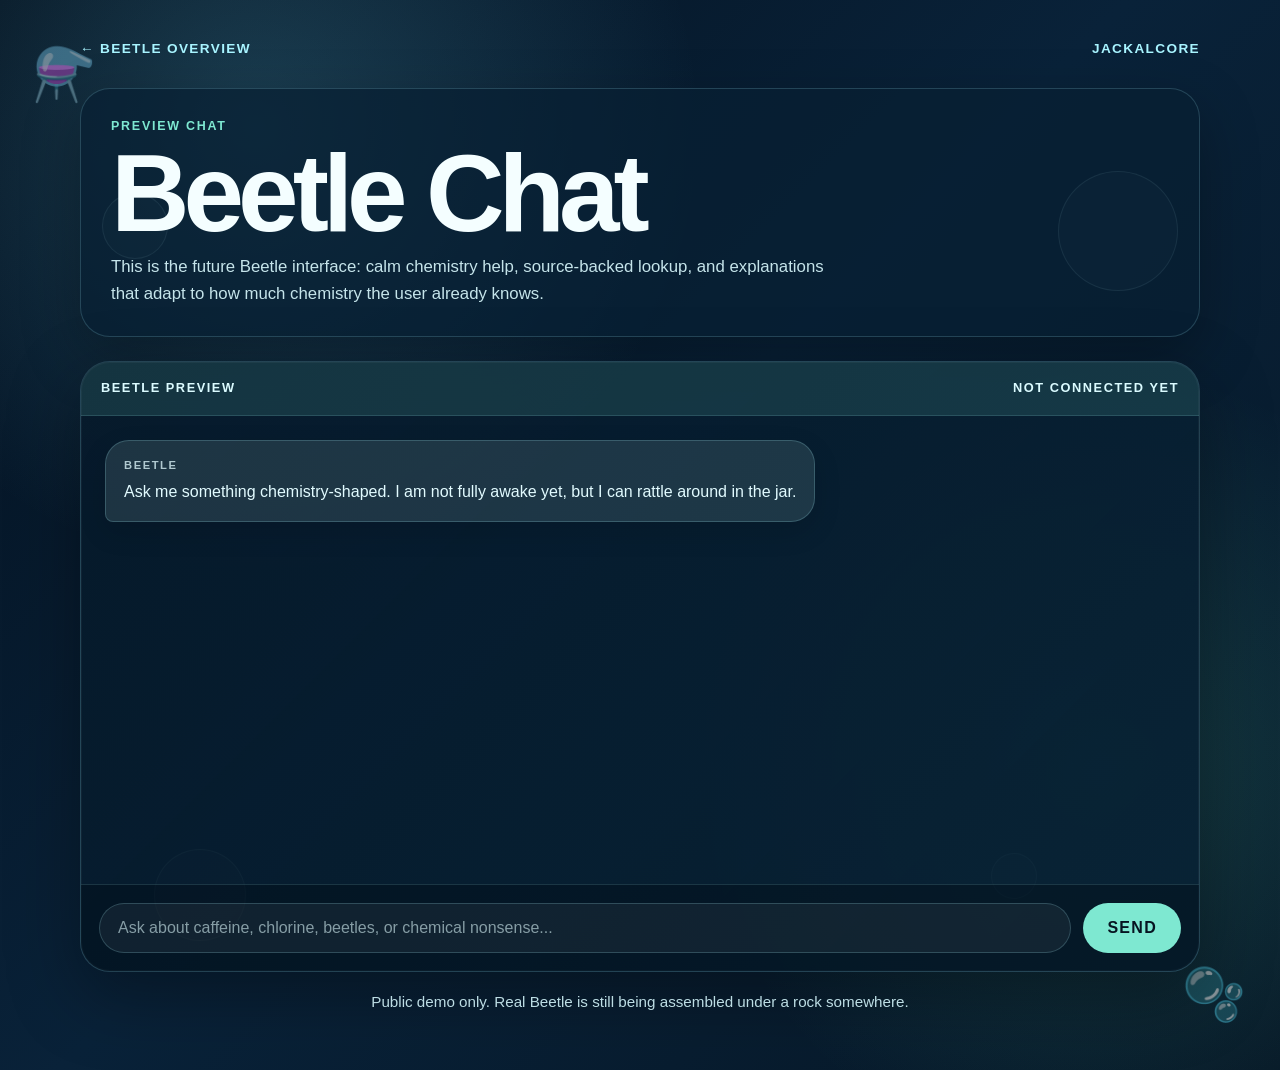
<file: beetle-chat.html>
<!DOCTYPE html>
<html lang="en">
<head>
  <meta charset="UTF-8" />
  <meta name="viewport" content="width=device-width, initial-scale=1.0" />
  <title>Beetle Chat Preview — Jackalcore</title>
  <link rel="stylesheet" href="styles.css" />

  <style>
    body {
      margin: 0;
      background: #061421;
      color: #e9fbff;
      font-family: Arial, sans-serif;
      overflow-x: hidden;
    }

    .beetle-chat-page {
      min-height: 100vh;
      position: relative;
      background:
        radial-gradient(circle at 20% 12%, rgba(103, 204, 232, 0.22), transparent 32%),
        radial-gradient(circle at 86% 72%, rgba(98, 242, 190, 0.15), transparent 30%),
        linear-gradient(135deg, #04111f 0%, #092239 48%, #071827 100%);
    }

    .bubble {
      position: absolute;
      border-radius: 999px;
      border: 1px solid rgba(190, 247, 255, 0.28);
      background: rgba(190, 247, 255, 0.055);
      pointer-events: none;
    }

    .bubble.one { width: 66px; height: 66px; left: 8%; top: 18%; }
    .bubble.two { width: 120px; height: 120px; right: 8%; top: 16%; }
    .bubble.three { width: 46px; height: 46px; right: 19%; bottom: 16%; }
    .bubble.four { width: 92px; height: 92px; left: 12%; bottom: 12%; }

    .emoji-corner {
      position: absolute;
      font-size: clamp(2rem, 4vw, 3.5rem);
      opacity: 0.52;
      pointer-events: none;
    }

    .emoji-corner.left { left: 32px; top: 34px; }
    .emoji-corner.right { right: 34px; bottom: 34px; }

    .chat-shell {
      width: min(1120px, calc(100% - 32px));
      margin: 0 auto;
      padding: 38px 0 56px;
      position: relative;
      z-index: 1;
    }

    .beetle-nav {
      display: flex;
      justify-content: space-between;
      align-items: center;
      margin-bottom: 28px;
      font-size: 0.85rem;
      letter-spacing: 0.1em;
      text-transform: uppercase;
      font-weight: 900;
    }

    .beetle-nav a {
      color: #a8f4ff;
      text-decoration: none;
    }

    .chat-hero {
      margin-bottom: 24px;
      padding: 28px 30px;
      border-radius: 30px;
      border: 1px solid rgba(168, 244, 255, 0.18);
      background: rgba(8, 31, 51, 0.72);
      box-shadow: 0 22px 58px rgba(0, 0, 0, 0.28);
    }

    .chat-kicker {
      color: #7ee8d1;
      font-weight: 900;
      letter-spacing: 0.14em;
      text-transform: uppercase;
      font-size: 0.78rem;
      margin-bottom: 8px;
    }

    h1 {
      margin: 0 0 10px;
      font-size: clamp(3.2rem, 9vw, 6.8rem);
      line-height: 0.9;
      letter-spacing: -0.055em;
      color: #f4feff;
    }

    .chat-hero p {
      max-width: 720px;
      margin: 0;
      color: #c5e4ea;
      line-height: 1.65;
      font-size: 1.05rem;
    }

    .chat-card {
      border: 1px solid rgba(168, 244, 255, 0.18);
      border-radius: 30px;
      overflow: hidden;
      background:
        linear-gradient(135deg, rgba(6, 25, 42, 0.88), rgba(8, 34, 53, 0.92));
      box-shadow:
        0 24px 70px rgba(0, 0, 0, 0.34),
        inset 0 0 0 1px rgba(255,255,255,0.04);
    }

    .chat-header {
      display: flex;
      justify-content: space-between;
      gap: 16px;
      padding: 16px 20px;
      background: rgba(126, 232, 209, 0.12);
      border-bottom: 1px solid rgba(168, 244, 255, 0.14);
      color: #dbfbff;
      font-size: 0.8rem;
      letter-spacing: 0.12em;
      text-transform: uppercase;
      font-weight: 900;
    }

    .chat-log {
      height: min(52vh, 520px);
      min-height: 360px;
      overflow-y: auto;
      padding: 24px;
      display: flex;
      flex-direction: column;
      gap: 18px;
    }

    .message {
      max-width: 76%;
      padding: 16px 18px;
      border-radius: 24px;
      line-height: 1.55;
      font-size: 1rem;
      box-shadow: 0 10px 28px rgba(0,0,0,0.12);
    }

    .message.beetle {
      align-self: flex-start;
      background: rgba(196, 245, 234, 0.12);
      border: 1px solid rgba(168, 244, 255, 0.20);
      color: #e2fbff;
      border-bottom-left-radius: 8px;
    }

    .message.user {
      align-self: flex-end;
      background: rgba(126, 232, 209, 0.88);
      color: #061421;
      border-bottom-right-radius: 8px;
    }

    .speaker {
      display: block;
      font-size: 0.7rem;
      font-weight: 900;
      letter-spacing: 0.14em;
      text-transform: uppercase;
      margin-bottom: 6px;
      opacity: 0.75;
    }

    .chat-controls {
      display: flex;
      gap: 12px;
      padding: 18px;
      border-top: 1px solid rgba(168, 244, 255, 0.14);
      background: rgba(2, 12, 22, 0.42);
    }

    input {
      flex: 1;
      border: 1px solid rgba(168, 244, 255, 0.2);
      border-radius: 999px;
      padding: 15px 18px;
      font-size: 1rem;
      color: #e9fbff;
      background: rgba(255,255,255,0.055);
      outline: none;
    }

    input::placeholder {
      color: rgba(218, 246, 250, 0.58);
    }

    button {
      border: none;
      border-radius: 999px;
      padding: 0 24px;
      font-weight: 900;
      letter-spacing: 0.08em;
      text-transform: uppercase;
      background: #7ee8d1;
      color: #061421;
      cursor: pointer;
    }

    .chat-note {
      margin: 18px 0 0;
      text-align: center;
      color: #bddde4;
      font-size: 0.95rem;
    }

    @media (max-width: 720px) {
      .beetle-nav {
        flex-direction: column;
        align-items: flex-start;
        gap: 14px;
      }

      .message {
        max-width: 92%;
      }

      .chat-controls {
        flex-direction: column;
      }

      button {
        min-height: 46px;
      }
    }
  </style>
</head>

<body class="beetle-chat-page">
  <div class="bubble one"></div>
  <div class="bubble two"></div>
  <div class="bubble three"></div>
  <div class="bubble four"></div>
  <div class="emoji-corner left">⚗️</div>
  <div class="emoji-corner right">🫧</div>

  <main class="chat-shell">
    <nav class="beetle-nav">
      <a href="beetle.html">← Beetle overview</a>
      <a href="index.html">Jackalcore</a>
    </nav>

    <section class="chat-hero">
      <div class="chat-kicker">Preview chat</div>
      <h1>Beetle Chat</h1>
      <p>
        This is the future Beetle interface: calm chemistry help, source-backed lookup,
        and explanations that adapt to how much chemistry the user already knows.
      </p>
    </section>

    <section class="chat-card">
      <div class="chat-header">
        <span>Beetle preview</span>
        <span>Not connected yet</span>
      </div>

      <div class="chat-log" id="chatLog">
        <div class="message beetle">
          <span class="speaker">Beetle</span>
          Ask me something chemistry-shaped. I am not fully awake yet, but I can rattle around in the jar.
        </div>
      </div>

      <form class="chat-controls" id="beetleForm">
        <input id="beetleInput" autocomplete="off" placeholder="Ask about caffeine, chlorine, beetles, or chemical nonsense..." />
        <button type="submit">Send</button>
      </form>
    </section>

    <p class="chat-note">
      Public demo only. Real Beetle is still being assembled under a rock somewhere.
    </p>
  </main>

  <script>
    const facts = [
      "Not fully developed. Did you know blue death-feigning beetles play possum when threatened?",
      "Try again later. Did you know rhino beetles can spend most of their lives as larvae?",
      "Still under construction. Did you know bombardier beetles can spray hot defensive chemicals?",
      "Beetle is not awake yet. Did you know ladybugs are beetles, not bugs in the true-bug sense?",
      "Chemistry brain loading. Did you know some beetles produce shiny structural colors without relying on ordinary pigment?",
      "Not connected yet. Did you know diving beetles can carry air bubbles underwater like tiny absurd scuba tanks?"
    ];

    const form = document.getElementById("beetleForm");
    const input = document.getElementById("beetleInput");
    const chatLog = document.getElementById("chatLog");

    function addMessage(kind, text) {
      const bubble = document.createElement("div");
      bubble.className = `message ${kind}`;
      bubble.innerHTML = `<span class="speaker">${kind === "user" ? "You" : "Beetle"}</span>${text}`;
      chatLog.appendChild(bubble);
      chatLog.scrollTop = chatLog.scrollHeight;
    }

    form.addEventListener("submit", (event) => {
      event.preventDefault();

      const text = input.value.trim();
      if (!text) return;

      addMessage("user", text);
      input.value = "";

      const reply = facts[Math.floor(Math.random() * facts.length)];

      setTimeout(() => {
        addMessage("beetle", reply);
      }, 350);
    });
  </script>
</body>
</html>
</file>
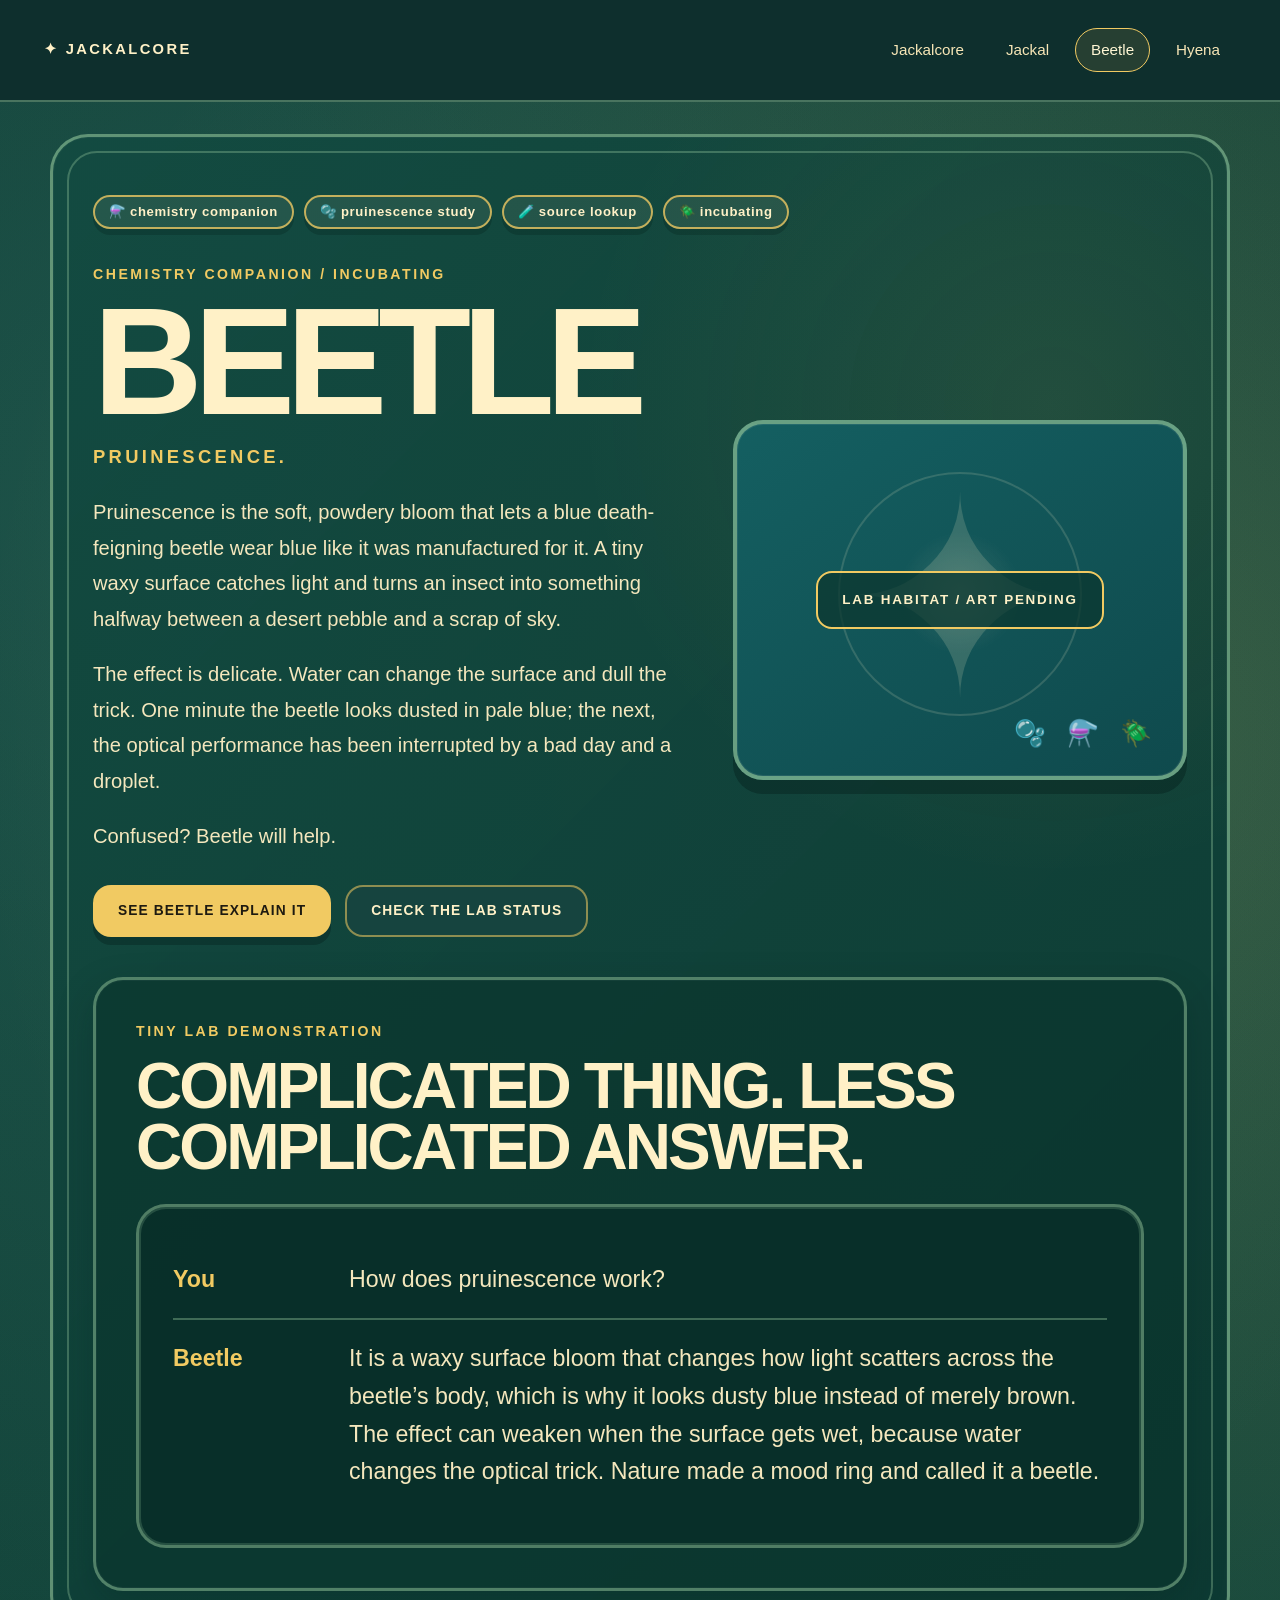
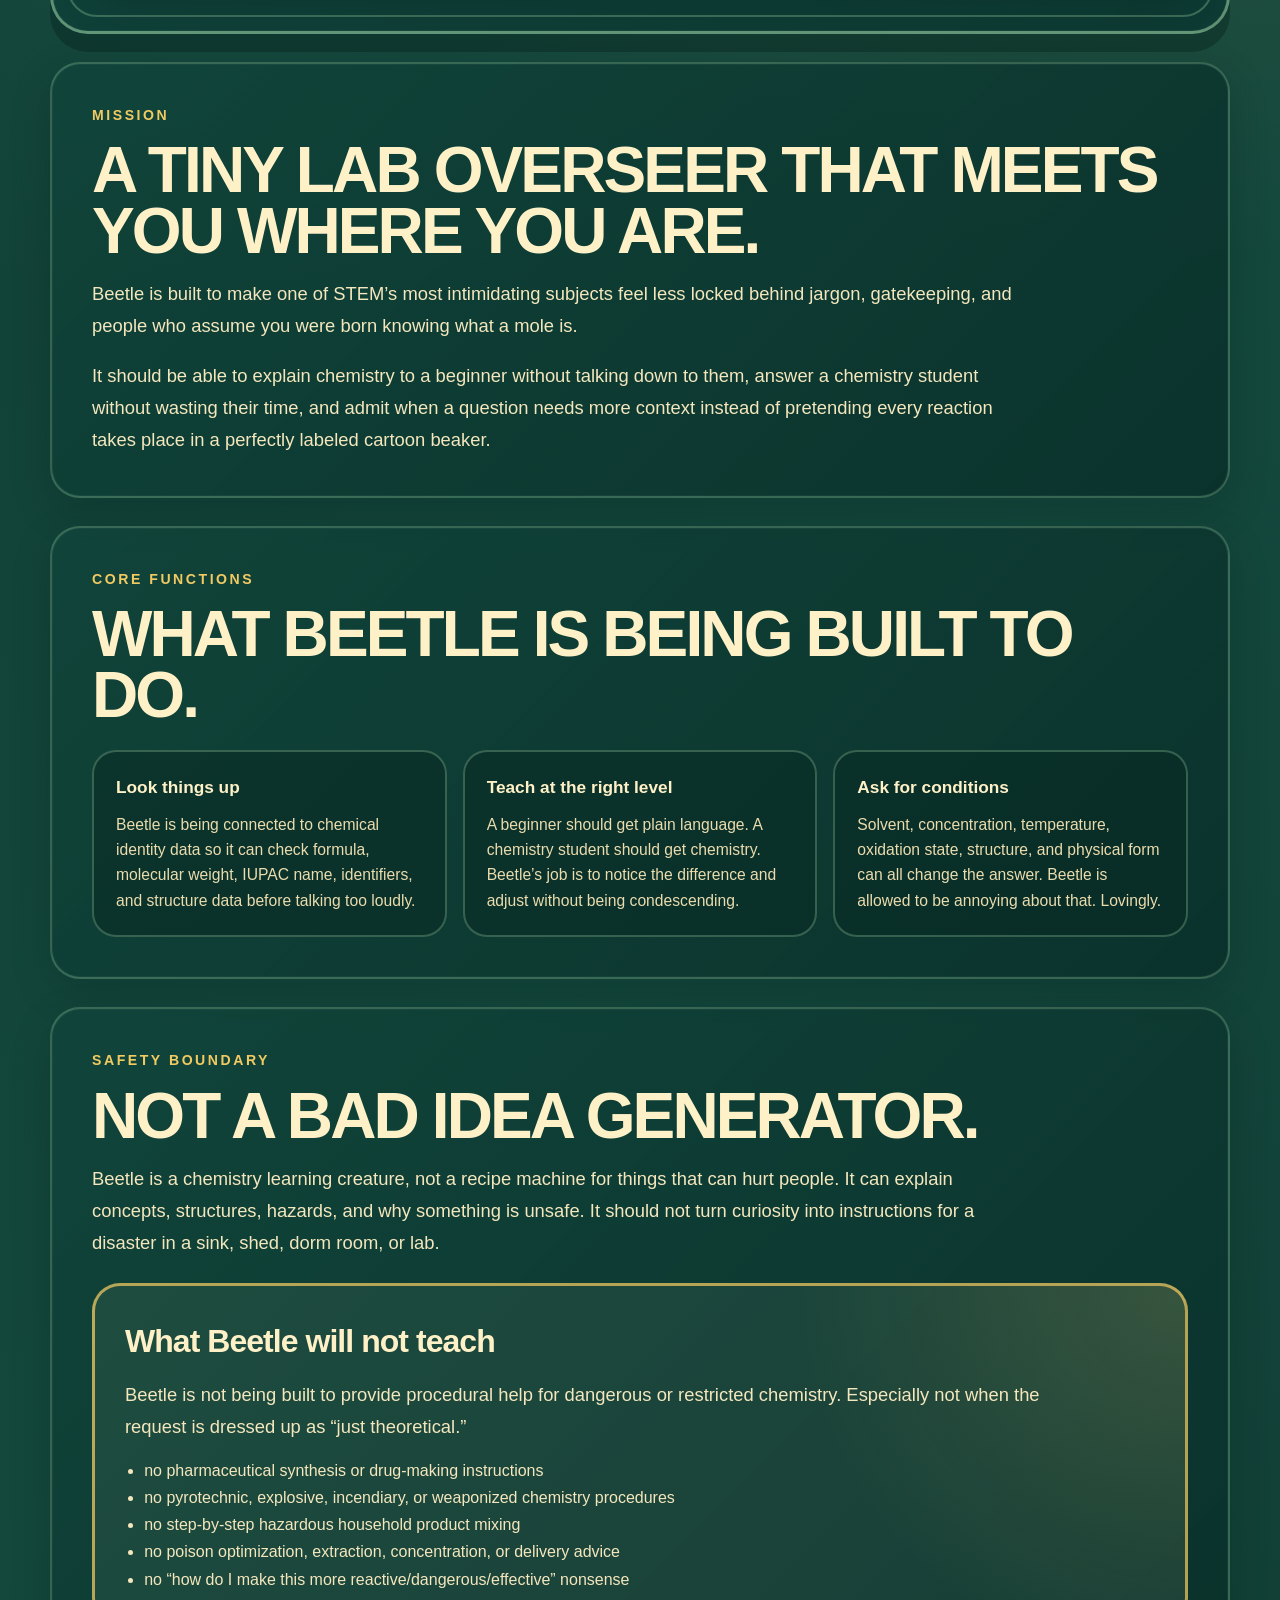
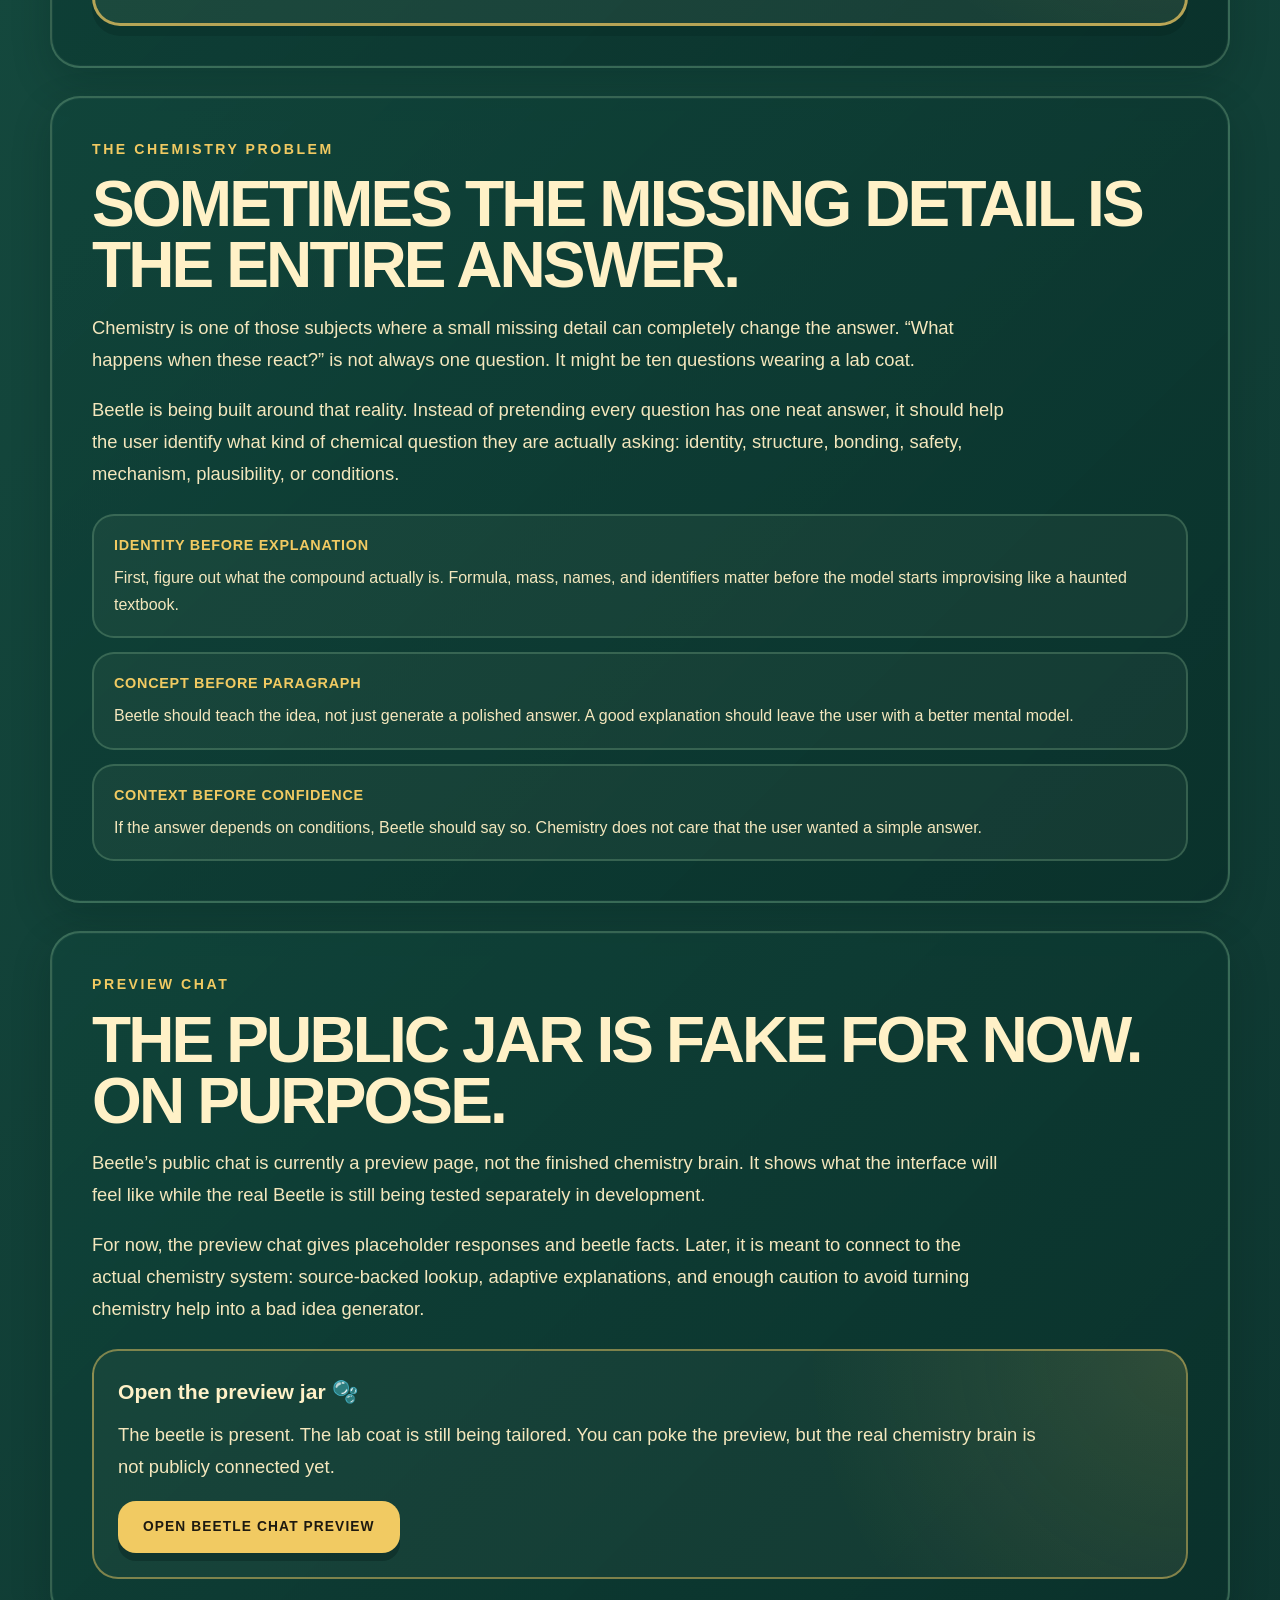
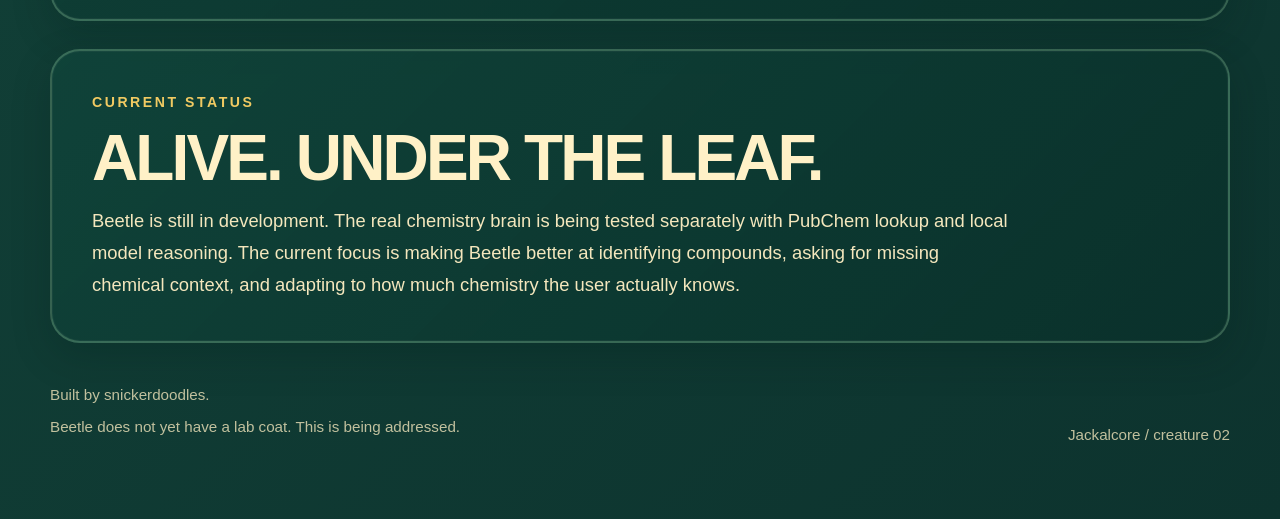
<file: beetle.html>
<!DOCTYPE html>
<html lang="en">
<head>
  <meta charset="UTF-8" />
  <meta name="viewport" content="width=device-width, initial-scale=1.0" />
  <title>Beetle — Jackalcore</title>
  <link rel="stylesheet" href="styles.css" />

  <style>
    body {
      margin: 0;
      background: #123f36;
      color: #fff1c7;
      font-family: Arial, sans-serif;
      overflow-x: hidden;
    }

    .beetle-page {
      min-height: 100vh;
      background:
        radial-gradient(circle at 18% 10%, rgba(87, 177, 165, 0.20), transparent 28%),
        radial-gradient(circle at 86% 14%, rgba(241, 202, 98, 0.16), transparent 24%),
        linear-gradient(135deg, #0f3b32 0%, #14483d 48%, #0d332e 100%);
      position: relative;
    }

    .site-header {
      position: sticky;
      top: 0;
      z-index: 10;
      display: flex;
      justify-content: space-between;
      align-items: center;
      gap: 24px;
      padding: 28px clamp(20px, 4vw, 44px);
      border-bottom: 2px solid rgba(139, 190, 149, 0.48);
      background: rgba(12, 54, 47, 0.94);
      backdrop-filter: blur(10px);
    }

    .brand {
      color: #fff1c7;
      text-decoration: none;
      font-weight: 900;
      letter-spacing: 0.16em;
      text-transform: uppercase;
      white-space: nowrap;
    }

    .top-nav {
      display: flex;
      align-items: center;
      gap: 10px;
      flex-wrap: wrap;
      justify-content: flex-end;
    }

    .top-nav a {
      color: #f7e6b6;
      text-decoration: none;
      border: 1px solid transparent;
      border-radius: 999px;
      padding: 9px 15px;
      font-size: 0.95rem;
      transition: background 160ms ease, border-color 160ms ease, transform 160ms ease;
    }

    .top-nav a:hover {
      border-color: rgba(241, 202, 98, 0.48);
      background: rgba(241, 202, 98, 0.08);
      transform: translateY(-1px);
    }

    .top-nav a.active {
      border-color: #f1ca62;
      background: rgba(241, 202, 98, 0.10);
      color: #fff6d4;
    }

    .beetle-shell {
      width: min(1180px, calc(100% - 32px));
      margin: 0 auto;
      padding: 32px 0 72px;
      position: relative;
      z-index: 1;
    }

    .beetle-frame {
      border: 3px solid rgba(139, 190, 149, 0.66);
      border-radius: 38px;
      padding: clamp(22px, 4vw, 40px);
      background:
        radial-gradient(circle at 85% 18%, rgba(241, 202, 98, 0.08), transparent 30%),
        linear-gradient(135deg, rgba(19, 75, 65, 0.94), rgba(13, 58, 51, 0.98));
      box-shadow:
        0 18px 0 rgba(4, 28, 24, 0.36),
        inset 0 0 0 1px rgba(255,255,255,0.04);
      position: relative;
      overflow: hidden;
    }

    .beetle-frame::before {
      content: "";
      position: absolute;
      inset: 14px;
      border: 2px solid rgba(139, 190, 149, 0.38);
      border-radius: 30px;
      pointer-events: none;
    }

    .tag-row {
      display: flex;
      flex-wrap: wrap;
      gap: 10px;
      margin-bottom: 34px;
      position: relative;
      z-index: 1;
    }

    .tag {
      display: inline-flex;
      align-items: center;
      gap: 7px;
      min-height: 34px;
      padding: 0 14px;
      border-radius: 999px;
      border: 2px solid rgba(241, 202, 98, 0.78);
      background: rgba(255, 241, 199, 0.08);
      color: #fff1c7;
      font-size: 0.82rem;
      font-weight: 900;
      letter-spacing: 0.05em;
      box-shadow: 0 6px 0 rgba(4, 28, 24, 0.24);
    }

    .beetle-hero {
      display: grid;
      grid-template-columns: minmax(0, 1fr) minmax(320px, 0.78fr);
      gap: clamp(28px, 5vw, 58px);
      align-items: center;
      min-height: 560px;
      position: relative;
      z-index: 1;
    }

    .kicker,
    .demo-kicker,
    .section-kicker {
      color: #f1ca62;
      font-size: 0.88rem;
      font-weight: 900;
      letter-spacing: 0.18em;
      text-transform: uppercase;
      margin-bottom: 14px;
    }

    h1 {
      margin: 0 0 18px;
      color: #fff1c7;
      font-size: clamp(5.2rem, 13vw, 9.5rem);
      line-height: 0.82;
      letter-spacing: -0.06em;
      text-transform: uppercase;
    }

    .subtitle {
      margin: 0 0 24px;
      color: #f1ca62;
      text-transform: uppercase;
      letter-spacing: 0.18em;
      font-weight: 900;
      font-size: clamp(1rem, 2vw, 1.15rem);
    }

    .hero-copy {
      max-width: 720px;
      color: #f4e7bd;
      font-size: clamp(1.08rem, 2vw, 1.26rem);
      line-height: 1.76;
      margin: 0 0 20px;
    }

    .button-row {
      display: flex;
      flex-wrap: wrap;
      gap: 14px;
      margin-top: 30px;
    }

    .button {
      display: inline-flex;
      align-items: center;
      justify-content: center;
      min-height: 52px;
      padding: 0 24px;
      border-radius: 18px;
      text-decoration: none;
      font-weight: 900;
      letter-spacing: 0.08em;
      text-transform: uppercase;
      font-size: 0.86rem;
      transition: transform 160ms ease, filter 160ms ease;
    }

    .button:hover {
      transform: translateY(-1px);
      filter: brightness(1.04);
    }

    .button.primary {
      background: #f1ca62;
      color: #1e1a10;
      box-shadow: 0 8px 0 rgba(4, 28, 24, 0.34);
    }

    .button.secondary {
      border: 2px solid rgba(241, 202, 98, 0.55);
      color: #fff1c7;
      background: rgba(255,255,255,0.035);
    }

    .art-panel {
      min-height: 360px;
      border-radius: 30px;
      border: 4px solid rgba(139, 190, 149, 0.72);
      background:
        radial-gradient(circle at 50% 48%, rgba(255, 241, 199, 0.14), transparent 21%),
        linear-gradient(145deg, #145f61, #0f4a4d);
      box-shadow:
        0 14px 0 rgba(4, 28, 24, 0.38),
        inset 0 0 0 1px rgba(255,255,255,0.08);
      position: relative;
      overflow: hidden;
      display: flex;
      align-items: center;
      justify-content: center;
    }

    .art-panel::before {
      content: "";
      position: absolute;
      width: 240px;
      height: 240px;
      border-radius: 50%;
      border: 2px solid rgba(255, 241, 199, 0.15);
      top: 48px;
      left: 50%;
      transform: translateX(-50%);
    }

    .art-panel::after {
      content: "✦";
      position: absolute;
      font-size: 17rem;
      color: rgba(255, 241, 199, 0.16);
      line-height: 1;
    }

    .art-label {
      position: relative;
      z-index: 1;
      border: 2px solid #f1ca62;
      border-radius: 16px;
      padding: 16px 24px;
      background: rgba(12, 54, 47, 0.74);
      color: #fff1c7;
      font-weight: 900;
      letter-spacing: 0.13em;
      text-transform: uppercase;
      text-align: center;
      font-size: 0.84rem;
    }

    .art-icons {
      position: absolute;
      right: 24px;
      bottom: 22px;
      font-size: 1.6rem;
      letter-spacing: 7px;
      opacity: 0.9;
    }

    .demo-section,
    .section {
      margin-top: 28px;
      padding: clamp(24px, 4vw, 40px);
      border: 2px solid rgba(139, 190, 149, 0.34);
      border-radius: 30px;
      background:
        linear-gradient(135deg, rgba(16, 68, 58, 0.82), rgba(10, 49, 43, 0.92));
      box-shadow:
        0 14px 38px rgba(4, 28, 24, 0.24),
        inset 0 0 0 1px rgba(255,255,255,0.035);
    }

    .demo-section {
      margin-top: 40px;
      border: 3px solid rgba(139, 190, 149, 0.55);
      background: rgba(11, 52, 45, 0.62);
      position: relative;
      z-index: 1;
    }

    .demo-section h2,
    .section h2 {
      margin: 0 0 16px;
      color: #fff1c7;
      font-size: clamp(2.2rem, 5vw, 4.2rem);
      line-height: 0.95;
      letter-spacing: -0.045em;
      text-transform: uppercase;
    }

    .section p,
    .demo-section p {
      max-width: 920px;
      margin: 0 0 18px;
      color: #f4e7bd;
      line-height: 1.74;
      font-size: clamp(1rem, 2vw, 1.15rem);
    }

    .section p:last-child,
    .demo-section p:last-child {
      margin-bottom: 0;
    }

    .chat-demo {
      margin-top: 26px;
      border: 3px solid rgba(139, 190, 149, 0.55);
      border-radius: 30px;
      padding: clamp(18px, 4vw, 34px);
      background: rgba(9, 45, 40, 0.76);
      box-shadow: inset 0 0 0 2px rgba(139, 190, 149, 0.22);
    }

    .chat-row {
      display: grid;
      grid-template-columns: 150px 1fr;
      gap: 26px;
      padding: 20px 0;
      color: #f4e7bd;
      font-size: clamp(1.1rem, 2vw, 1.45rem);
      line-height: 1.62;
    }

    .chat-row + .chat-row {
      border-top: 2px solid rgba(139, 190, 149, 0.42);
    }

    .speaker {
      color: #f1ca62;
      font-weight: 900;
    }

    .grid {
      display: grid;
      grid-template-columns: repeat(3, 1fr);
      gap: 16px;
      margin-top: 24px;
    }

    .mini-card {
      border: 2px solid rgba(139, 190, 149, 0.35);
      border-radius: 24px;
      padding: 22px;
      background: rgba(8, 42, 36, 0.52);
    }

    .mini-card h3 {
      margin: 0 0 10px;
      color: #fff1c7;
      font-size: 1.08rem;
    }

    .mini-card p {
      margin: 0;
      color: #ebdcad;
      line-height: 1.62;
      font-size: 0.98rem;
    }

    .list {
      display: grid;
      gap: 14px;
      margin-top: 24px;
    }

    .list-item {
      border: 2px solid rgba(139, 190, 149, 0.28);
      border-radius: 22px;
      padding: 18px 20px;
      background: rgba(255, 241, 199, 0.045);
    }

    .list-item strong {
      display: block;
      color: #f1ca62;
      margin-bottom: 8px;
      letter-spacing: 0.05em;
      text-transform: uppercase;
      font-size: 0.9rem;
    }

    .list-item span {
      color: #f4e7bd;
      line-height: 1.66;
    }

    .warning-box {
      margin-top: 24px;
      border: 3px solid rgba(241, 202, 98, 0.72);
      border-radius: 28px;
      padding: clamp(20px, 4vw, 30px);
      background:
        radial-gradient(circle at top right, rgba(241, 202, 98, 0.14), transparent 34%),
        rgba(255, 241, 199, 0.06);
      box-shadow: 0 10px 0 rgba(4, 28, 24, 0.22);
    }

    .warning-box h3 {
      margin: 0 0 12px;
      color: #fff1c7;
      font-size: clamp(1.4rem, 3vw, 2rem);
      letter-spacing: -0.03em;
    }

    .warning-box p {
      margin-bottom: 14px;
    }

    .warning-box ul {
      margin: 14px 0 0;
      padding-left: 1.2rem;
      color: #f4e7bd;
      line-height: 1.7;
      font-size: 1rem;
    }

    .chat-callout {
      margin-top: 24px;
      border: 2px solid rgba(241, 202, 98, 0.48);
      border-radius: 26px;
      padding: 24px;
      background:
        radial-gradient(circle at top right, rgba(241, 202, 98, 0.12), transparent 34%),
        rgba(255, 241, 199, 0.04);
    }

    .chat-callout h3 {
      margin: 0 0 10px;
      color: #fff1c7;
      font-size: 1.32rem;
    }

    .creature-footer {
      display: flex;
      justify-content: space-between;
      gap: 24px;
      align-items: flex-end;
      padding: 40px 0 0;
      color: rgba(244, 231, 189, 0.78);
      font-size: 0.95rem;
    }

    .creature-footer p {
      margin: 0 0 8px;
    }

    .creature-number {
      white-space: nowrap;
      color: rgba(244, 231, 189, 0.78);
    }

    @media (max-width: 900px) {
      .beetle-hero {
        grid-template-columns: 1fr;
      }

      .grid {
        grid-template-columns: 1fr;
      }

      .site-header {
        align-items: flex-start;
        flex-direction: column;
      }

      .top-nav {
        justify-content: flex-start;
      }

      .creature-footer {
        flex-direction: column;
        align-items: flex-start;
      }
    }

    @media (max-width: 620px) {
      .chat-row {
        grid-template-columns: 1fr;
        gap: 8px;
      }

      .button {
        width: 100%;
      }
    }
  </style>
</head>

<body class="beetle-page">
  <header class="site-header">
    <a class="brand" href="index.html">✦ Jackalcore</a>

    <nav class="top-nav">
      <a href="index.html">Jackalcore</a>
      <a href="jackal.html">Jackal</a>
      <a class="active" href="beetle.html">Beetle</a>
      <a href="hyena.html">Hyena</a>
    </nav>
  </header>

  <main class="beetle-shell">
    <section class="beetle-frame">
      <div class="tag-row">
        <span class="tag">⚗️ chemistry companion</span>
        <span class="tag">🫧 pruinescence study</span>
        <span class="tag">🧪 source lookup</span>
        <span class="tag">🪲 incubating</span>
      </div>

      <section class="beetle-hero">
        <div>
          <div class="kicker">Chemistry companion / incubating</div>
          <h1>Beetle</h1>
          <p class="subtitle">Pruinescence.</p>

          <p class="hero-copy">
            Pruinescence is the soft, powdery bloom that lets a blue death-feigning beetle wear
            blue like it was manufactured for it. A tiny waxy surface catches light and turns an
            insect into something halfway between a desert pebble and a scrap of sky.
          </p>

          <p class="hero-copy">
            The effect is delicate. Water can change the surface and dull the trick. One minute
            the beetle looks dusted in pale blue; the next, the optical performance has been
            interrupted by a bad day and a droplet.
          </p>

          <p class="hero-copy">
            Confused? Beetle will help.
          </p>

          <div class="button-row">
            <a class="button primary" href="#demo">See Beetle explain it</a>
            <a class="button secondary" href="#status">Check the lab status</a>
          </div>
        </div>

        <aside class="art-panel" aria-label="Commissioned art pending">
          <div class="art-label">Lab habitat / art pending</div>
          <div class="art-icons">🫧 ⚗️ 🪲</div>
        </aside>
      </section>

      <section class="demo-section" id="demo">
        <div class="demo-kicker">Tiny lab demonstration</div>
        <h2>Complicated thing. Less complicated answer.</h2>

        <div class="chat-demo">
          <div class="chat-row">
            <div class="speaker">You</div>
            <div>How does pruinescence work?</div>
          </div>

          <div class="chat-row">
            <div class="speaker">Beetle</div>
            <div>
              It is a waxy surface bloom that changes how light scatters across the beetle’s body,
              which is why it looks dusty blue instead of merely brown. The effect can weaken when
              the surface gets wet, because water changes the optical trick. Nature made a mood ring
              and called it a beetle.
            </div>
          </div>
        </div>
      </section>
    </section>

    <section class="section">
      <div class="section-kicker">Mission</div>
      <h2>A tiny lab overseer that meets you where you are.</h2>

      <p>
        Beetle is built to make one of STEM’s most intimidating subjects feel less locked behind
        jargon, gatekeeping, and people who assume you were born knowing what a mole is.
      </p>

      <p>
        It should be able to explain chemistry to a beginner without talking down to them, answer a
        chemistry student without wasting their time, and admit when a question needs more context
        instead of pretending every reaction takes place in a perfectly labeled cartoon beaker.
      </p>
    </section>

    <section class="section">
      <div class="section-kicker">Core functions</div>
      <h2>What Beetle is being built to do.</h2>

      <div class="grid">
        <article class="mini-card">
          <h3>Look things up</h3>
          <p>
            Beetle is being connected to chemical identity data so it can check formula, molecular
            weight, IUPAC name, identifiers, and structure data before talking too loudly.
          </p>
        </article>

        <article class="mini-card">
          <h3>Teach at the right level</h3>
          <p>
            A beginner should get plain language. A chemistry student should get chemistry.
            Beetle’s job is to notice the difference and adjust without being condescending.
          </p>
        </article>

        <article class="mini-card">
          <h3>Ask for conditions</h3>
          <p>
            Solvent, concentration, temperature, oxidation state, structure, and physical form can
            all change the answer. Beetle is allowed to be annoying about that. Lovingly.
          </p>
        </article>
      </div>
    </section>

    <section class="section">
      <div class="section-kicker">Safety boundary</div>
      <h2>Not a bad idea generator.</h2>

      <p>
        Beetle is a chemistry learning creature, not a recipe machine for things that can hurt people.
        It can explain concepts, structures, hazards, and why something is unsafe. It should not turn
        curiosity into instructions for a disaster in a sink, shed, dorm room, or lab.
      </p>

      <div class="warning-box">
        <h3>What Beetle will not teach</h3>
        <p>
          Beetle is not being built to provide procedural help for dangerous or restricted chemistry.
          Especially not when the request is dressed up as “just theoretical.”
        </p>

        <ul>
          <li>no pharmaceutical synthesis or drug-making instructions</li>
          <li>no pyrotechnic, explosive, incendiary, or weaponized chemistry procedures</li>
          <li>no step-by-step hazardous household product mixing</li>
          <li>no poison optimization, extraction, concentration, or delivery advice</li>
          <li>no “how do I make this more reactive/dangerous/effective” nonsense</li>
        </ul>
      </div>
    </section>

    <section class="section">
      <div class="section-kicker">The chemistry problem</div>
      <h2>Sometimes the missing detail is the entire answer.</h2>

      <p>
        Chemistry is one of those subjects where a small missing detail can completely change the
        answer. “What happens when these react?” is not always one question. It might be ten
        questions wearing a lab coat.
      </p>

      <p>
        Beetle is being built around that reality. Instead of pretending every question has one neat
        answer, it should help the user identify what kind of chemical question they are actually
        asking: identity, structure, bonding, safety, mechanism, plausibility, or conditions.
      </p>

      <div class="list">
        <div class="list-item">
          <strong>Identity before explanation</strong>
          <span>
            First, figure out what the compound actually is. Formula, mass, names, and identifiers
            matter before the model starts improvising like a haunted textbook.
          </span>
        </div>

        <div class="list-item">
          <strong>Concept before paragraph</strong>
          <span>
            Beetle should teach the idea, not just generate a polished answer. A good explanation
            should leave the user with a better mental model.
          </span>
        </div>

        <div class="list-item">
          <strong>Context before confidence</strong>
          <span>
            If the answer depends on conditions, Beetle should say so. Chemistry does not care
            that the user wanted a simple answer.
          </span>
        </div>
      </div>
    </section>

    <section class="section">
      <div class="section-kicker">Preview chat</div>
      <h2>The public jar is fake for now. On purpose.</h2>

      <p>
        Beetle’s public chat is currently a preview page, not the finished chemistry brain. It shows
        what the interface will feel like while the real Beetle is still being tested separately in
        development.
      </p>

      <p>
        For now, the preview chat gives placeholder responses and beetle facts. Later, it is meant
        to connect to the actual chemistry system: source-backed lookup, adaptive explanations, and
        enough caution to avoid turning chemistry help into a bad idea generator.
      </p>

      <div class="chat-callout">
        <h3>Open the preview jar 🫧</h3>
        <p>
          The beetle is present. The lab coat is still being tailored. You can poke the preview,
          but the real chemistry brain is not publicly connected yet.
        </p>

        <a class="button primary" href="beetle-chat.html">Open Beetle chat preview</a>
      </div>
    </section>

    <section class="section" id="status">
      <div class="section-kicker">Current status</div>
      <h2>Alive. Under the leaf.</h2>

      <p>
        Beetle is still in development. The real chemistry brain is being tested separately with
        PubChem lookup and local model reasoning. The current focus is making Beetle better at
        identifying compounds, asking for missing chemical context, and adapting to how much
        chemistry the user actually knows.
      </p>
    </section>

    <footer class="creature-footer">
      <div>
        <p>Built by snickerdoodles.</p>
        <p>Beetle does not yet have a lab coat. This is being addressed.</p>
      </div>

      <div class="creature-number">
        Jackalcore / creature 02
      </div>
    </footer>
  </main>
</body>
</html>
</file>
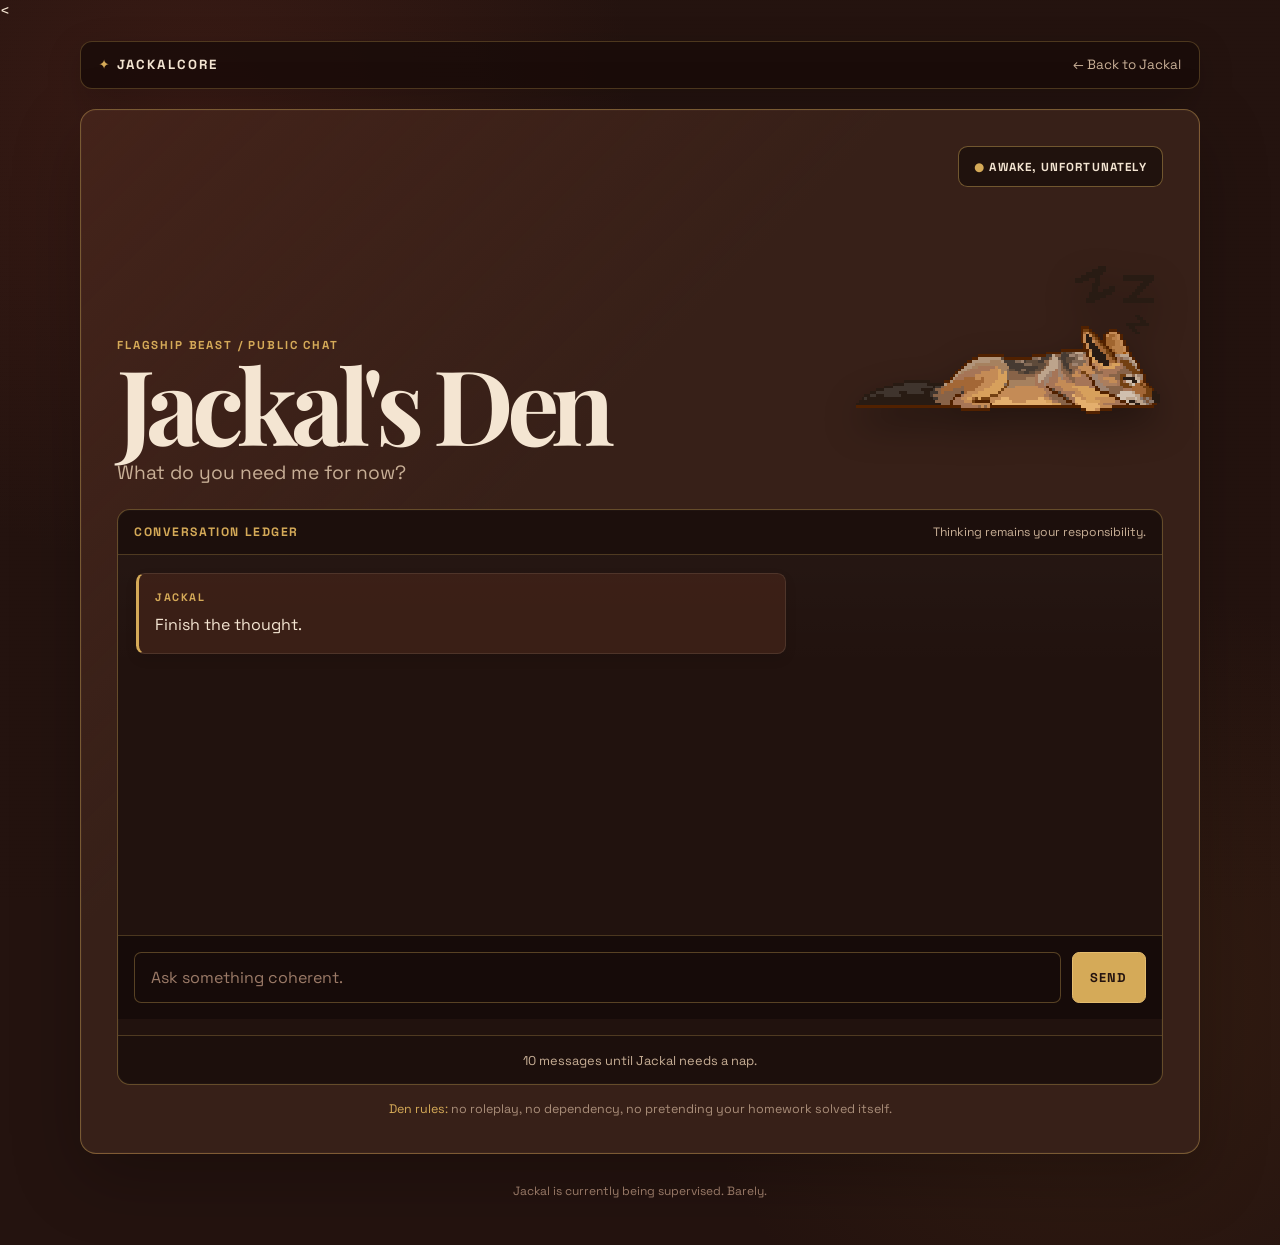
<file: chat.html>
<<!DOCTYPE html>
<html lang="en">
<head>
  <meta charset="UTF-8">
  <meta name="viewport" content="width=device-width, initial-scale=1.0">
  <title>Jackal's Den — Jackalcore</title>
  <style>
    @import url('https://fonts.googleapis.com/css2?family=Playfair+Display:wght@600;700;800&family=Space+Grotesk:wght@400;500;600;700&display=swap');
    :root { --page:#24130f; --den:#372018; --ledger:#21120e; --wine:#6e3028; --gold:#d5aa58; --cream:#f4e5d2; --muted:#c8af96; --line:rgba(213,170,88,.28); --line-soft:rgba(255,240,215,.10); }
    *{box-sizing:border-box} html{scroll-behavior:smooth}
    body{min-height:100vh;margin:0;color:var(--cream);background:radial-gradient(circle at 15% 10%,rgba(126,52,38,.25),transparent 28rem),radial-gradient(circle at 86% 80%,rgba(116,68,26,.20),transparent 26rem),var(--page);font-family:"Space Grotesk",system-ui,sans-serif}
    body::before{content:"";position:fixed;inset:0;z-index:-1;pointer-events:none;opacity:.35;background-image:repeating-linear-gradient(0deg,transparent 0,transparent 3px,rgba(255,255,255,.015) 4px)}
    a{color:inherit;text-decoration:none}.page{width:min(1120px,calc(100% - 2rem));min-height:100vh;margin:0 auto;padding:1.25rem 0 2.5rem}
    nav{display:flex;align-items:center;justify-content:space-between;gap:1rem;padding:.9rem 1.1rem;border:1px solid var(--line);border-radius:.75rem;background:rgba(25,12,9,.82);box-shadow:0 10px 35px rgba(0,0,0,.18)}
    .wordmark{color:var(--cream);font-size:.83rem;font-weight:700;letter-spacing:.16em}.wordmark::before{content:"✦ ";color:var(--gold)}.back-link{color:var(--muted);font-size:.84rem}.back-link:hover{color:var(--cream)}
    .den-shell{margin-top:1.25rem;padding:clamp(1rem,3vw,2.25rem);border:1px solid rgba(213,170,88,.42);border-radius:1rem;background:linear-gradient(135deg,rgba(91,40,29,.35),transparent 38%),var(--den);box-shadow:inset 0 0 0 1px rgba(255,255,255,.025),0 24px 70px rgba(0,0,0,.24)}
    .den-header{display:grid;grid-template-columns:minmax(0,1fr) auto;gap:1.2rem;align-items:end;margin-bottom:1.5rem}.eyebrow{margin:0 0 .55rem;color:var(--gold);font-size:.72rem;font-weight:700;letter-spacing:.16em;text-transform:uppercase}
    h1{margin:0;font-family:"Playfair Display",Georgia,serif;font-size:clamp(3.4rem,9vw,6.5rem);line-height:.8;letter-spacing:-.07em}.subtitle{max-width:580px;margin:1rem 0 0;color:var(--muted);font-size:clamp(1rem,2vw,1.2rem)}
    .status-plaque{min-width:180px;padding:.8rem .95rem;border:1px solid rgba(213,170,88,.45);border-radius:.6rem;background:rgba(16,8,6,.55);color:var(--cream);font-size:.73rem;font-weight:700;letter-spacing:.1em;text-align:center;text-transform:uppercase}.status-plaque span{color:var(--gold)}
    .chat-box{overflow:hidden;border:1px solid rgba(213,170,88,.38);border-radius:.8rem;background:var(--ledger);box-shadow:inset 0 0 0 1px rgba(255,255,255,.025)}
    .chat-topline{display:flex;align-items:center;justify-content:space-between;gap:1rem;padding:.85rem 1rem;border-bottom:1px solid var(--line);background:rgba(0,0,0,.16)}.chat-topline strong{color:var(--gold);font-size:.76rem;letter-spacing:.13em;text-transform:uppercase}.chat-topline span{color:var(--muted);font-size:.76rem}
    .messages{min-height:380px;max-height:520px;overflow-y:auto;padding:1.15rem;background:linear-gradient(to bottom,rgba(255,255,255,.018),transparent 30%),var(--ledger)}
    .message{max-width:min(84%,650px);margin-bottom:1rem;padding:.95rem 1rem;border:1px solid var(--line-soft);border-radius:.55rem;line-height:1.55;white-space:pre-wrap;box-shadow:0 5px 12px rgba(0,0,0,.10)}.jackal-message{border-left:3px solid var(--gold);background:rgba(69,37,25,.72)}.user-message{margin-left:auto;border-right:3px solid #c66e5b;background:var(--wine);color:#fff2e3}.sender{display:block;margin-bottom:.45rem;color:var(--gold);font-size:.68rem;font-weight:700;letter-spacing:.14em;text-transform:uppercase}.user-message .sender{color:#ffd5cb}
    form{display:flex;gap:.7rem;padding:1rem;border-top:1px solid var(--line);background:rgba(9,4,3,.42)}input{flex:1;min-width:0;padding:.9rem 1rem;border:1px solid rgba(213,170,88,.35);border-radius:.45rem;background:#160b09;color:var(--cream);font:inherit}input::placeholder{color:#9c7b68}input:focus{outline:2px solid rgba(213,170,88,.55);border-color:var(--gold)}
    button{padding:.85rem 1.1rem;border:1px solid #e5bd6f;border-radius:.45rem;background:var(--gold);color:#24130f;cursor:pointer;font:inherit;font-size:.8rem;font-weight:800;letter-spacing:.08em;text-transform:uppercase;transition:transform 160ms ease,background 160ms ease}button:hover:not(:disabled){transform:translateY(-2px);background:#ecd181}button:disabled,input:disabled{cursor:not-allowed;opacity:.55}
    .counter{min-height:48px;padding:.95rem 1rem;border-top:1px solid var(--line);color:var(--muted);font-size:.8rem;text-align:center;background:rgba(0,0,0,.15)}.counter.warning{color:#efb0a0}.den-note{margin:1rem 0 0;color:#a98d79;font-size:.78rem;text-align:center}.den-note span{color:var(--gold)}.footer{padding:1.8rem 0 .4rem;color:#987967;font-size:.75rem;text-align:center}

    .den-side {
      display: grid;
      gap: 0.85rem;
      justify-items: end;
      align-self: end;
    }

    .sleepy-jackal-art {
      width: min(310px, 35vw);
      max-width: 100%;
      image-rendering: pixelated;
      filter: drop-shadow(0 16px 18px rgba(0, 0, 0, 0.34));
    }

    @media(max-width:650px){.page{width:min(100% - 1rem,1120px)}nav{align-items:flex-start;padding:.8rem}.den-header{grid-template-columns:1fr}.status-plaque{justify-self:start}.den-side{justify-items:center}.sleepy-jackal-art{width:min(250px,78vw);margin-top:.3rem}.messages{min-height:330px;padding:.8rem}.message{max-width:92%}form{flex-direction:column}button{width:100%}}
  </style>
</head>
<body>
  <main class="page">
    <nav><a class="wordmark" href="index.html">JACKALCORE</a><a class="back-link" href="jackal.html">← Back to Jackal</a></nav>
    <section class="den-shell">
      <header class="den-header"><div><p class="eyebrow">Flagship beast / public chat</p><h1>Jackal's Den</h1><p class="subtitle">What do you need me for now?</p></div><div class="den-side"><div class="status-plaque"><span>●</span> Awake, unfortunately</div><img class="sleepy-jackal-art" src="jackal-sleeping.png" alt="Pixel art of Jackal sleeping"></div></header>
      <section class="chat-box">
        <div class="chat-topline"><strong>Conversation ledger</strong><span>Thinking remains your responsibility.</span></div>
        <div class="messages" id="messages"><div class="message jackal-message"><span class="sender">Jackal</span>Finish the thought.</div></div>
        <form id="chat-form"><input id="message-input" type="text" placeholder="Ask something coherent." autocomplete="off" maxlength="1000"><button id="send-button" type="submit">Send</button></form>
        <div class="counter" id="counter">10 messages until Jackal needs a nap.</div>
      </section>
      <p class="den-note"><span>Den rules:</span> no roleplay, no dependency, no pretending your homework solved itself.</p>
    </section>
    <footer class="footer">Jackal is currently being supervised. Barely.</footer>
  </main>
  <script>
    const MAX_MESSAGES = 10;
    const NAP_DURATION_MS = 24 * 60 * 60 * 1000;
    const API_URL = "https://api.jackalcore.club/api/chat";
    const form = document.getElementById("chat-form");
    const input = document.getElementById("message-input");
    const messages = document.getElementById("messages");
    const counter = document.getElementById("counter");
    const sendButton = document.getElementById("send-button");
    let messageCount = Number(localStorage.getItem("jackalMessageCount")) || 0;
    let napUntil = Number(localStorage.getItem("jackalNapUntil")) || 0;
    let sessionId = localStorage.getItem("jackalSessionId") || "";
    let isWaitingForJackal = false;

    function addMessage(text, sender, className) {
      const message = document.createElement("div");
      message.className = `message ${className}`;
      const senderLabel = document.createElement("span");
      senderLabel.className = "sender";
      senderLabel.textContent = sender;
      const messageText = document.createElement("span");
      messageText.textContent = text;
      message.appendChild(senderLabel);
      message.appendChild(messageText);
      messages.appendChild(message);
      messages.scrollTop = messages.scrollHeight;
      return messageText;
    }

    function clearNapAndStartFresh() {
      messageCount = 0;
      napUntil = 0;
      sessionId = "";
      localStorage.removeItem("jackalMessageCount");
      localStorage.removeItem("jackalNapUntil");
      localStorage.removeItem("jackalSessionId");
    }

    function napTimeRemaining() { return Math.max(0, napUntil - Date.now()); }

    function formatTimeRemaining(milliseconds) {
      const totalMinutes = Math.ceil(milliseconds / 60000);
      const hours = Math.floor(totalMinutes / 60);
      const minutes = totalMinutes % 60;
      if (hours <= 0) return `${minutes} minute${minutes === 1 ? "" : "s"}`;
      if (minutes === 0) return `${hours} hour${hours === 1 ? "" : "s"}`;
      return `${hours}h ${minutes}m`;
    }

    function getNapMessage(remaining) {
      const timeLeft = napTimeRemaining();
      if (timeLeft > 0) return `Jackal needs a nap. The den reopens in ${formatTimeRemaining(timeLeft)}.`;
      if (remaining === 1) return "One message until Jackal needs a nap.";
      if (remaining <= 3) return `${remaining} messages until Jackal needs a nap. Use them wisely.`;
      if (remaining <= 5) return `${remaining} messages until Jackal needs a nap. He is already regretting this.`;
      return `${remaining} messages until Jackal needs a nap.`;
    }

    function updateCounter() {
      if (napUntil && Date.now() >= napUntil) clearNapAndStartFresh();
      const timeLeft = napTimeRemaining();
      const remaining = MAX_MESSAGES - messageCount;
      counter.textContent = getNapMessage(remaining);
      counter.classList.toggle("warning", timeLeft > 0 || remaining <= 3);
      const closed = timeLeft > 0 || messageCount >= MAX_MESSAGES;
      if (closed) {
        input.disabled = true;
        sendButton.disabled = true;
        input.placeholder = timeLeft > 0 ? "Jackal is asleep." : "Jackal is unavailable.";
      } else if (!isWaitingForJackal) {
        input.disabled = false;
        sendButton.disabled = false;
        input.placeholder = "Ask something coherent.";
        sendButton.textContent = "Send";
      }
    }

    function setWaitingState(waiting) {
      isWaitingForJackal = waiting;
      if (napTimeRemaining() > 0 || messageCount >= MAX_MESSAGES) { updateCounter(); return; }
      input.disabled = waiting;
      sendButton.disabled = waiting;
      sendButton.textContent = waiting ? "Thinking..." : "Send";
    }

    async function askJackal(text) {
      const response = await fetch(API_URL, {
        method: "POST",
        headers: { "Content-Type": "application/json" },
        body: JSON.stringify({ message: text, session_id: sessionId })
      });
      const data = await response.json();
      if (!response.ok) throw new Error(data.error || "The den has a plumbing problem.");
      if (data.session_id) {
        sessionId = data.session_id;
        localStorage.setItem("jackalSessionId", sessionId);
      }
      return data.reply;
    }

    form.addEventListener("submit", async (event) => {
      event.preventDefault();
      const text = input.value.trim();
      if (!text || messageCount >= MAX_MESSAGES || napTimeRemaining() > 0 || isWaitingForJackal) return;
      addMessage(text, "You", "user-message");
      input.value = "";
      setWaitingState(true);
      const replyText = addMessage("Jackal is deciding whether this deserves a response.", "Jackal", "jackal-message");
      try {
        const reply = await askJackal(text);
        replyText.textContent = reply;
        messageCount += 1;
        localStorage.setItem("jackalMessageCount", messageCount);
        if (messageCount >= MAX_MESSAGES) {
          napUntil = Date.now() + NAP_DURATION_MS;
          localStorage.setItem("jackalNapUntil", napUntil);
          addMessage("That is enough. Go think independently for a while.", "Jackal", "jackal-message");
        }
      } catch (error) {
        replyText.textContent = error.message;
      } finally {
        setWaitingState(false);
        updateCounter();
      }
    });

    updateCounter();
    window.setInterval(updateCounter, 60 * 1000);
  </script>
</body>
</html>
</file>
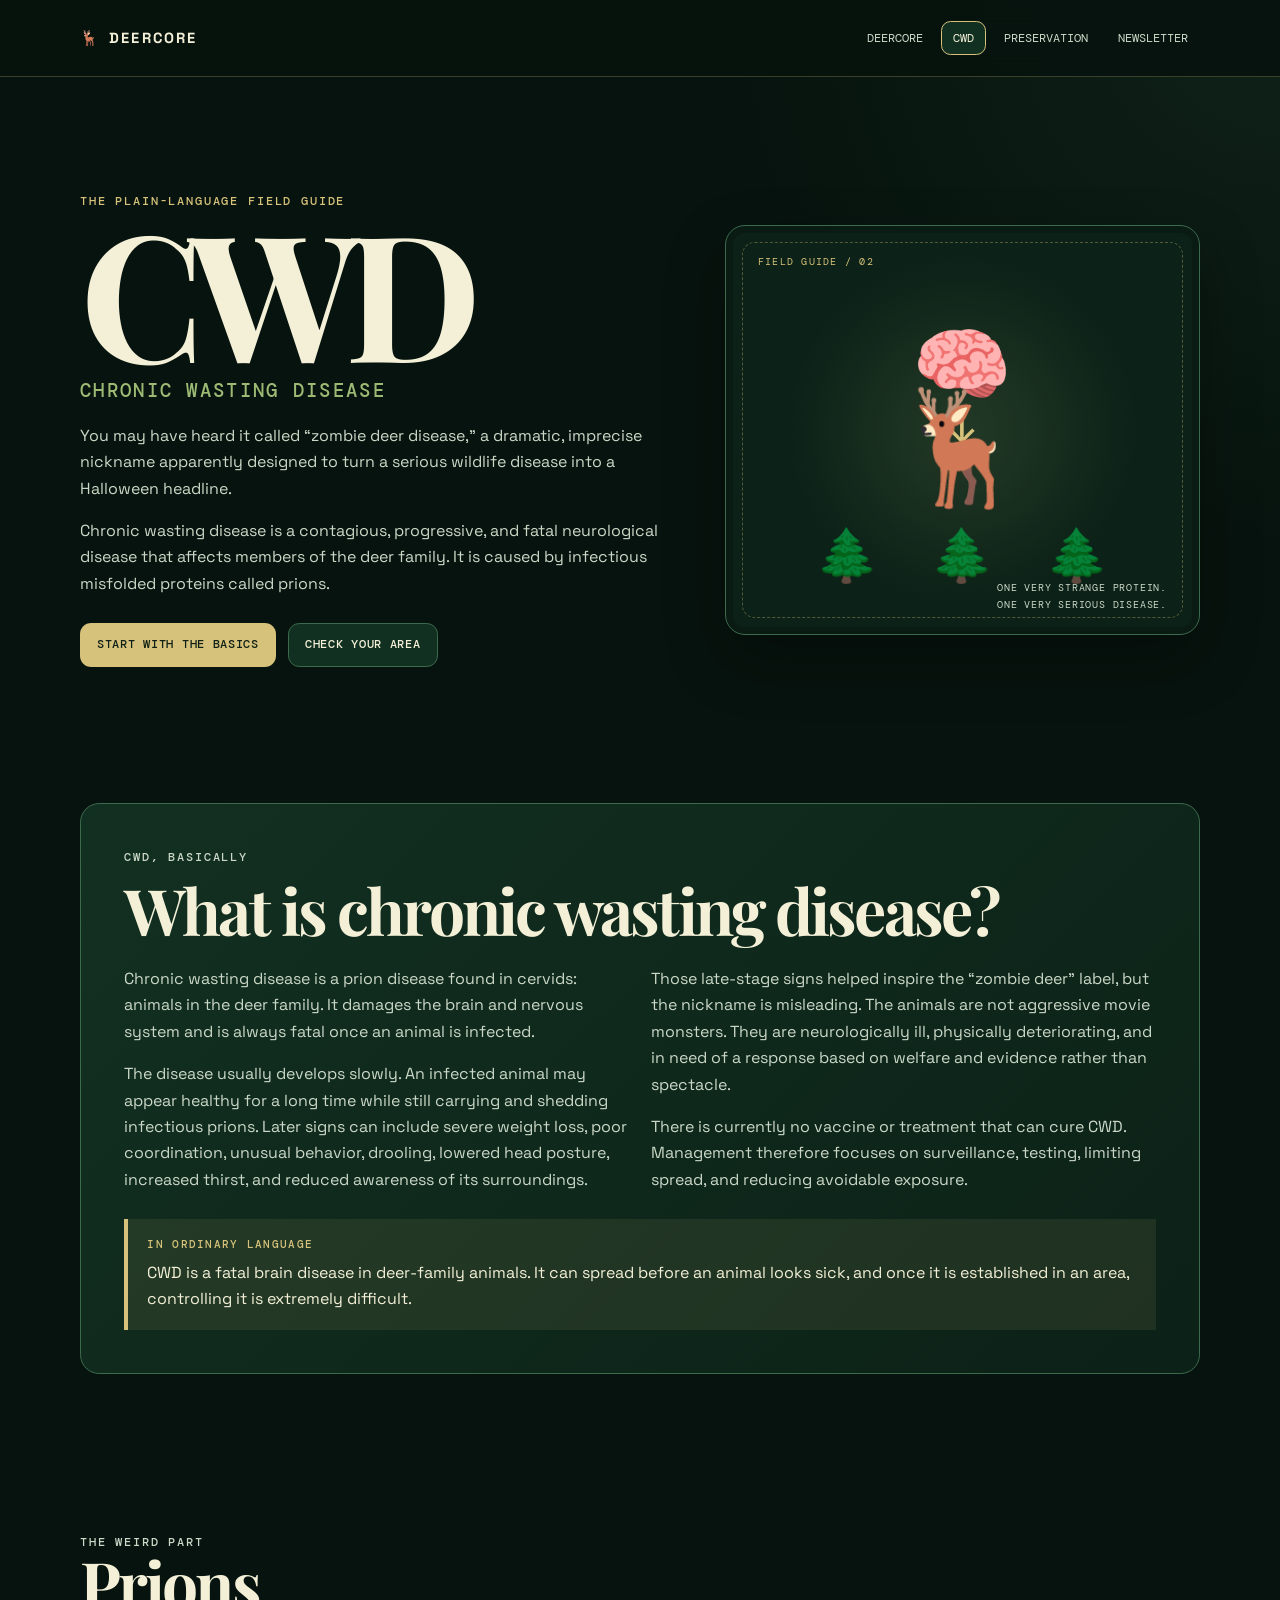
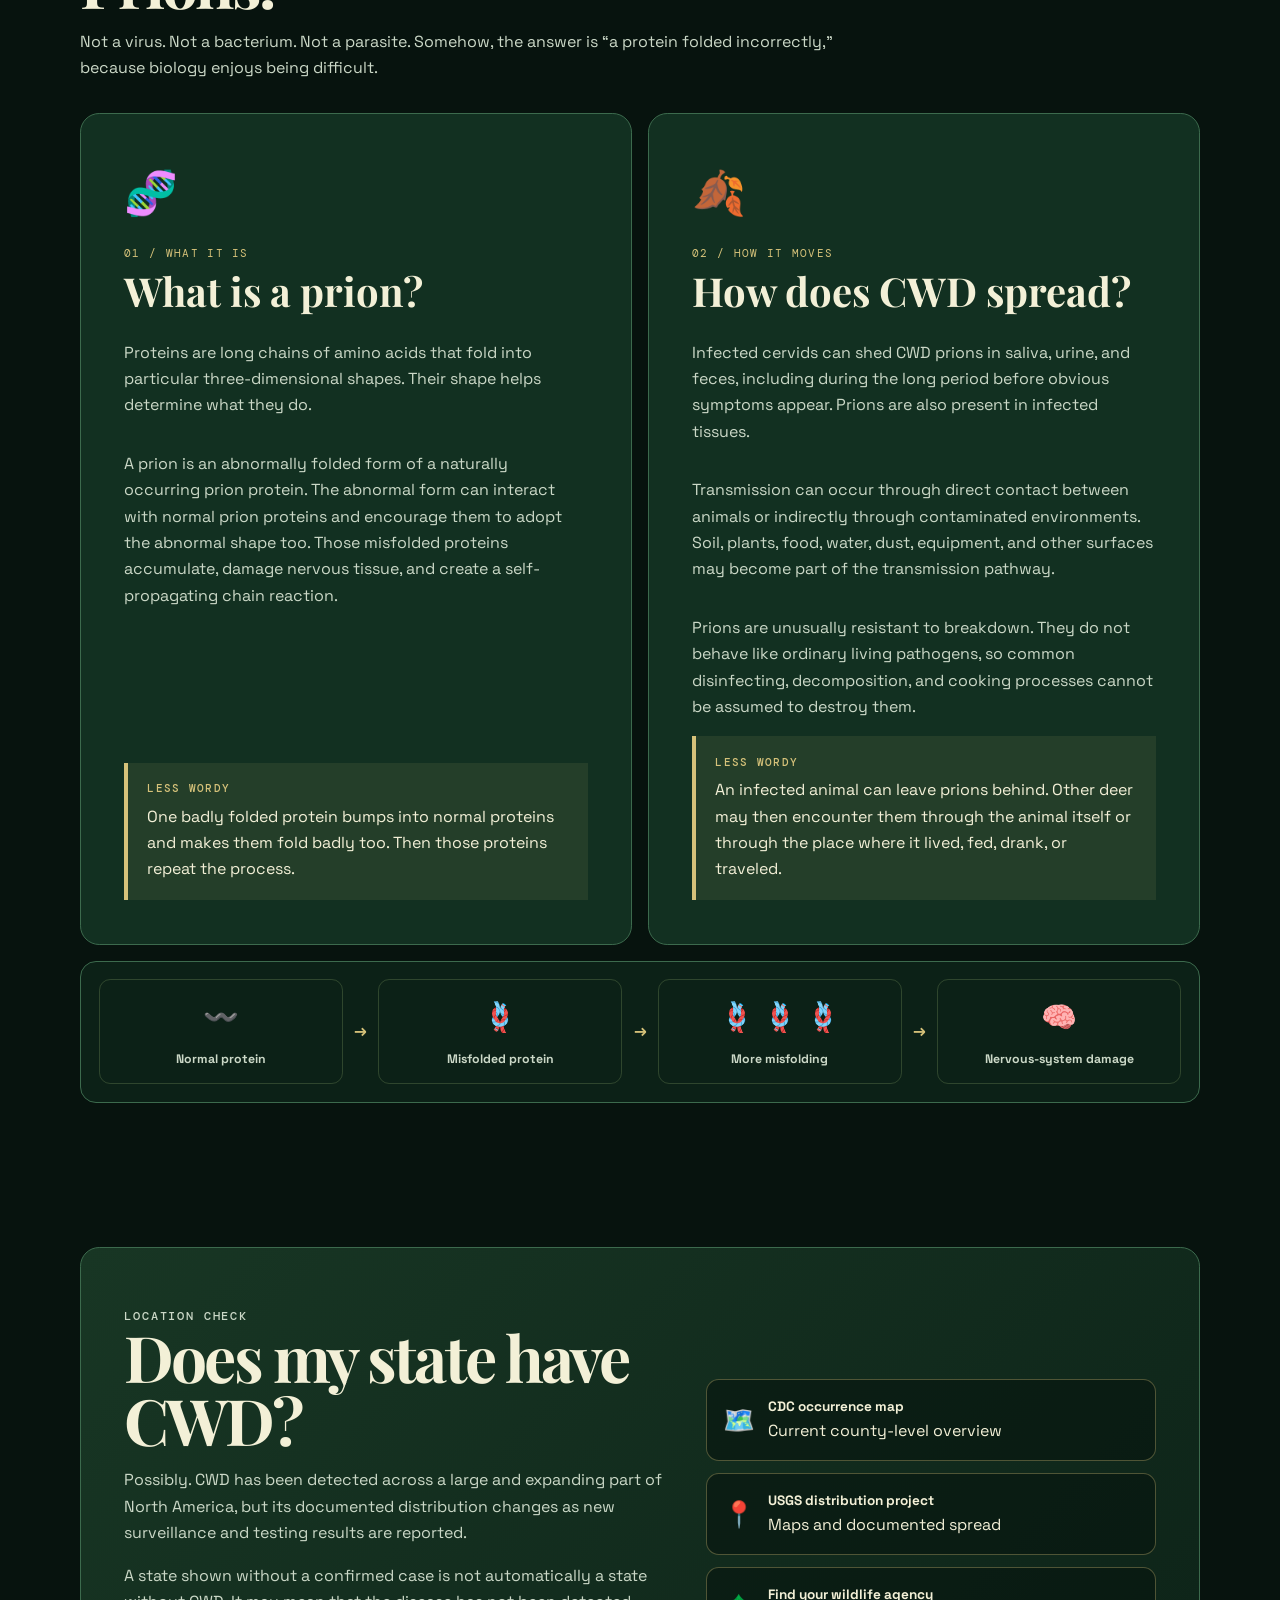
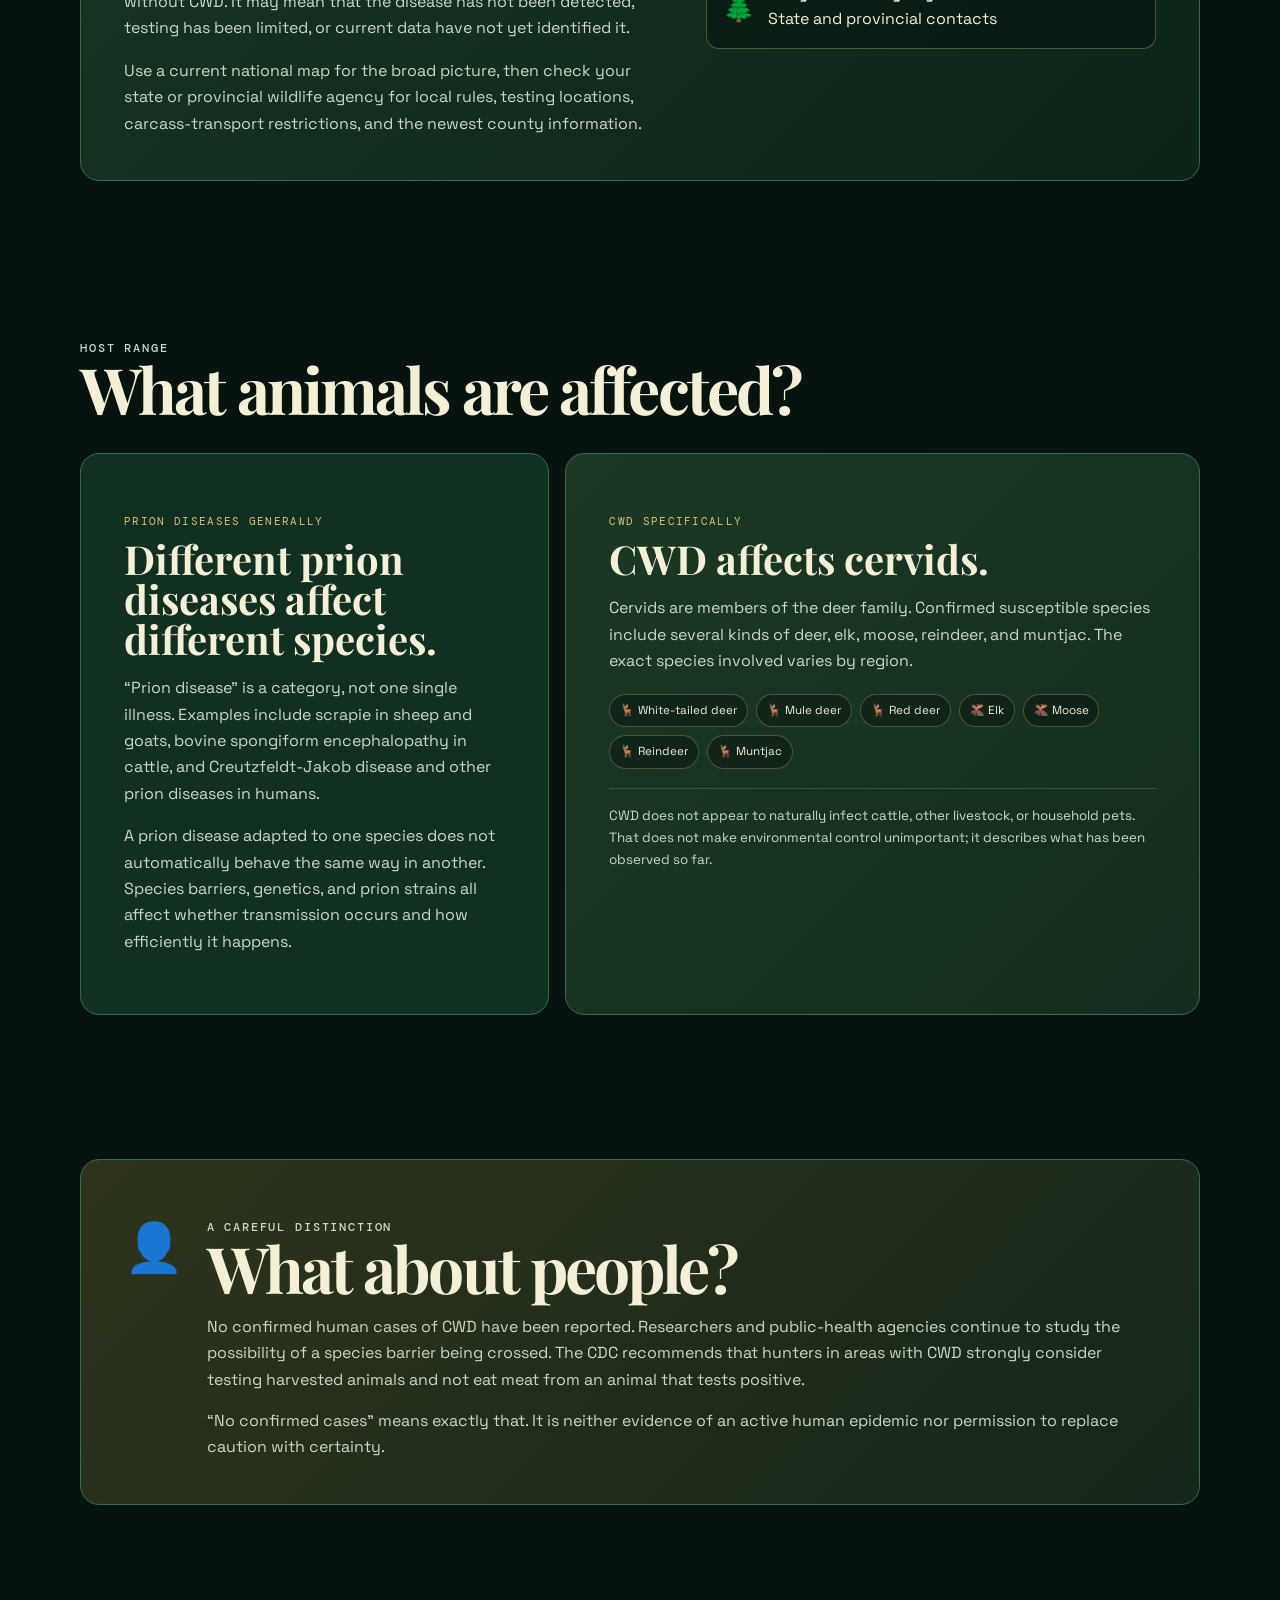
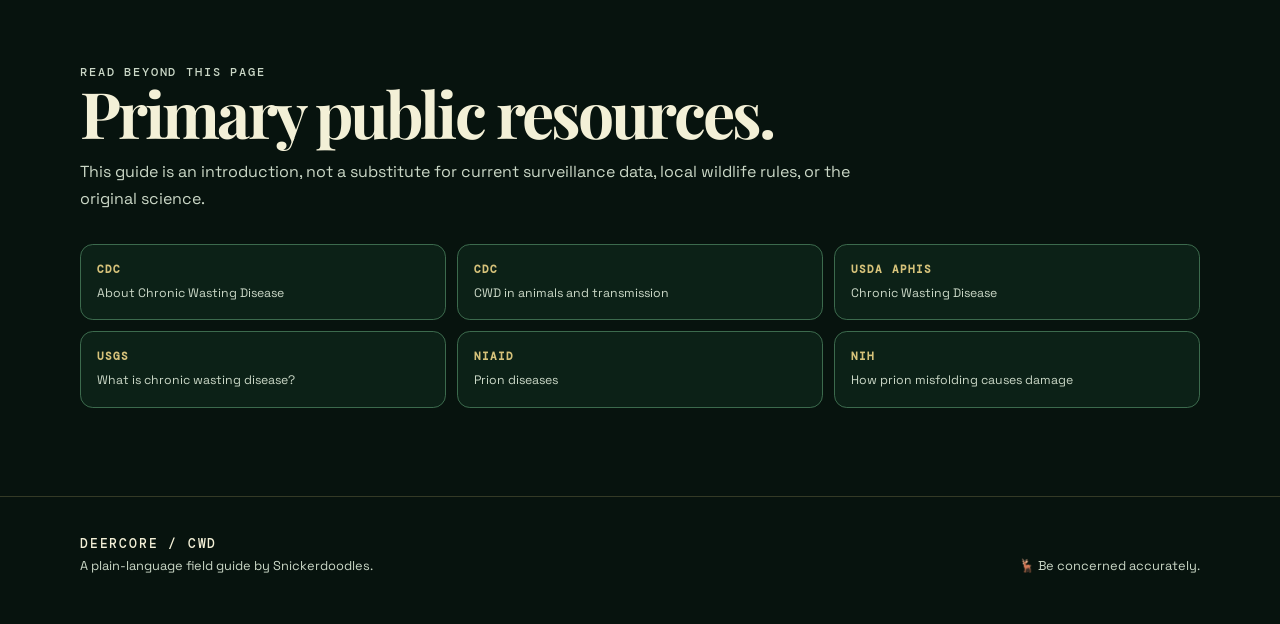
<file: cwd.html>
<!doctype html>
<html lang="en">
<head>
  <meta charset="utf-8">
  <meta name="viewport" content="width=device-width, initial-scale=1">
  <meta
    name="description"
    content="A plain-language guide to chronic wasting disease, prions, transmission, affected animals, and where CWD has been detected."
  >
  <title>CWD — DEERCORE</title>
  <link rel="stylesheet" href="cwd.css">
</head>

<body>
  <header class="deer-header">
    <div class="deer-shell deer-header-inner">
      <a class="deer-brand" href="deer.html">
        <span aria-hidden="true">🦌</span>
        DEERCORE
      </a>

      <nav class="deer-nav" aria-label="DEERCORE navigation">
        <a href="deer.html">DEERCORE</a>
        <a href="cwd.html" aria-current="page">CWD</a>
        <a href="preservation.html">Preservation</a>
        <a href="newsletter.html">Newsletter</a>
      </nav>
    </div>
  </header>

  <main>
    <section class="cwd-hero">
      <div class="deer-shell cwd-hero-grid">
        <div>
          <p class="deer-kicker">The plain-language field guide</p>
          <h1>CWD</h1>

          <p class="cwd-full-name">
            Chronic Wasting Disease
          </p>

          <p class="cwd-opening">
            You may have heard it called “zombie deer disease,” a dramatic,
            imprecise nickname apparently designed to turn a serious wildlife
            disease into a Halloween headline.
          </p>

          <p class="cwd-opening">
            Chronic wasting disease is a contagious, progressive, and fatal
            neurological disease that affects members of the deer family. It is
            caused by infectious misfolded proteins called prions.
          </p>

          <div class="cwd-actions">
            <a class="deer-button primary" href="#basics">
              Start with the basics
            </a>
            <a class="deer-button secondary" href="#state-check">
              Check your area
            </a>
          </div>
        </div>

        <aside class="cwd-specimen-window" aria-label="Decorative forest diagram">
          <div class="specimen-label">FIELD GUIDE / 02</div>
          <div class="specimen-brain" aria-hidden="true">🧠</div>
          <div class="specimen-arrow" aria-hidden="true">↓</div>
          <div class="specimen-deer" aria-hidden="true">🦌</div>
          <div class="specimen-trees" aria-hidden="true">🌲　🌲　🌲</div>
          <p>One very strange protein.<br>One very serious disease.</p>
        </aside>
      </div>
    </section>

    <section class="cwd-section" id="basics">
      <div class="deer-shell">
        <article class="explanation-card major-card">
          <p class="deer-kicker">CWD, basically</p>
          <h2>What is chronic wasting disease?</h2>

          <div class="two-column-copy">
            <div>
              <p>
                Chronic wasting disease is a prion disease found in cervids:
                animals in the deer family. It damages the brain and nervous
                system and is always fatal once an animal is infected.
              </p>

              <p>
                The disease usually develops slowly. An infected animal may
                appear healthy for a long time while still carrying and shedding
                infectious prions. Later signs can include severe weight loss,
                poor coordination, unusual behavior, drooling, lowered head
                posture, increased thirst, and reduced awareness of its
                surroundings.
              </p>
            </div>

            <div>
              <p>
                Those late-stage signs helped inspire the “zombie deer” label,
                but the nickname is misleading. The animals are not aggressive
                movie monsters. They are neurologically ill, physically
                deteriorating, and in need of a response based on welfare and
                evidence rather than spectacle.
              </p>

              <p>
                There is currently no vaccine or treatment that can cure CWD.
                Management therefore focuses on surveillance, testing, limiting
                spread, and reducing avoidable exposure.
              </p>
            </div>
          </div>

          <div class="plain-box">
            <span class="plain-label">In ordinary language</span>
            <p>
              CWD is a fatal brain disease in deer-family animals. It can spread
              before an animal looks sick, and once it is established in an
              area, controlling it is extremely difficult.
            </p>
          </div>
        </article>
      </div>
    </section>

    <section class="cwd-section" id="prions">
      <div class="deer-shell">
        <div class="section-heading">
          <p class="deer-kicker">The weird part</p>
          <h2>Prions.</h2>
          <p>
            Not a virus. Not a bacterium. Not a parasite. Somehow, the answer is
            “a protein folded incorrectly,” because biology enjoys being
            difficult.
          </p>
        </div>

        <div class="prion-grid">
          <article class="explanation-card">
            <div class="card-icon" aria-hidden="true">🧬</div>
            <p class="card-number">01 / WHAT IT IS</p>
            <h3>What is a prion?</h3>

            <p>
              Proteins are long chains of amino acids that fold into particular
              three-dimensional shapes. Their shape helps determine what they
              do.
            </p>

            <p>
              A prion is an abnormally folded form of a naturally occurring
              prion protein. The abnormal form can interact with normal prion
              proteins and encourage them to adopt the abnormal shape too.
              Those misfolded proteins accumulate, damage nervous tissue, and
              create a self-propagating chain reaction.
            </p>

            <div class="plain-box compact">
              <span class="plain-label">Less wordy</span>
              <p>
                One badly folded protein bumps into normal proteins and makes
                them fold badly too. Then those proteins repeat the process.
              </p>
            </div>
          </article>

          <article class="explanation-card">
            <div class="card-icon" aria-hidden="true">🍂</div>
            <p class="card-number">02 / HOW IT MOVES</p>
            <h3>How does CWD spread?</h3>

            <p>
              Infected cervids can shed CWD prions in saliva, urine, and feces,
              including during the long period before obvious symptoms appear.
              Prions are also present in infected tissues.
            </p>

            <p>
              Transmission can occur through direct contact between animals or
              indirectly through contaminated environments. Soil, plants, food,
              water, dust, equipment, and other surfaces may become part of the
              transmission pathway.
            </p>

            <p>
              Prions are unusually resistant to breakdown. They do not behave
              like ordinary living pathogens, so common disinfecting,
              decomposition, and cooking processes cannot be assumed to destroy
              them.
            </p>

            <div class="plain-box compact">
              <span class="plain-label">Less wordy</span>
              <p>
                An infected animal can leave prions behind. Other deer may then
                encounter them through the animal itself or through the place
                where it lived, fed, drank, or traveled.
              </p>
            </div>
          </article>
        </div>

        <div class="process-strip" aria-label="Simplified prion chain reaction">
          <div>
            <span aria-hidden="true">〰️</span>
            <strong>Normal protein</strong>
          </div>
          <b aria-hidden="true">→</b>
          <div>
            <span aria-hidden="true">🪢</span>
            <strong>Misfolded protein</strong>
          </div>
          <b aria-hidden="true">→</b>
          <div>
            <span aria-hidden="true">🪢 🪢 🪢</span>
            <strong>More misfolding</strong>
          </div>
          <b aria-hidden="true">→</b>
          <div>
            <span aria-hidden="true">🧠</span>
            <strong>Nervous-system damage</strong>
          </div>
        </div>
      </div>
    </section>

    <section class="cwd-section" id="state-check">
      <div class="deer-shell">
        <article class="state-card">
          <div>
            <p class="deer-kicker">Location check</p>
            <h2>Does my state have CWD?</h2>

            <p>
              Possibly. CWD has been detected across a large and expanding part
              of North America, but its documented distribution changes as new
              surveillance and testing results are reported.
            </p>

            <p>
              A state shown without a confirmed case is not automatically a
              state without CWD. It may mean that the disease has not been
              detected, testing has been limited, or current data have not yet
              identified it.
            </p>

            <p>
              Use a current national map for the broad picture, then check your
              state or provincial wildlife agency for local rules, testing
              locations, carcass-transport restrictions, and the newest county
              information.
            </p>
          </div>

          <div class="state-links">
            <a
              class="resource-button"
              href="https://www.cdc.gov/chronic-wasting/data-research/index.html"
              target="_blank"
              rel="noopener noreferrer"
            >
              <span aria-hidden="true">🗺️</span>
              <span>
                <strong>CDC occurrence map</strong>
                Current county-level overview
              </span>
            </a>

            <a
              class="resource-button"
              href="https://www.usgs.gov/centers/nwhc/science/expanding-distribution-chronic-wasting-disease"
              target="_blank"
              rel="noopener noreferrer"
            >
              <span aria-hidden="true">📍</span>
              <span>
                <strong>USGS distribution project</strong>
                Maps and documented spread
              </span>
            </a>

            <a
              class="resource-button"
              href="https://www.fishwildlife.org/landing/membership/member-list"
              target="_blank"
              rel="noopener noreferrer"
            >
              <span aria-hidden="true">🌲</span>
              <span>
                <strong>Find your wildlife agency</strong>
                State and provincial contacts
              </span>
            </a>
          </div>
        </article>
      </div>
    </section>

    <section class="cwd-section" id="animals">
      <div class="deer-shell">
        <div class="section-heading">
          <p class="deer-kicker">Host range</p>
          <h2>What animals are affected?</h2>
        </div>

        <div class="animal-layout">
          <article class="explanation-card">
            <p class="card-number">PRION DISEASES GENERALLY</p>
            <h3>Different prion diseases affect different species.</h3>

            <p>
              “Prion disease” is a category, not one single illness. Examples
              include scrapie in sheep and goats, bovine spongiform
              encephalopathy in cattle, and Creutzfeldt-Jakob disease and other
              prion diseases in humans.
            </p>

            <p>
              A prion disease adapted to one species does not automatically
              behave the same way in another. Species barriers, genetics, and
              prion strains all affect whether transmission occurs and how
              efficiently it happens.
            </p>
          </article>

          <article class="explanation-card cwd-host-card">
            <p class="card-number">CWD SPECIFICALLY</p>
            <h3>CWD affects cervids.</h3>

            <p>
              Cervids are members of the deer family. Confirmed susceptible
              species include several kinds of deer, elk, moose, reindeer, and
              muntjac. The exact species involved varies by region.
            </p>

            <div class="animal-tags" aria-label="Examples of cervids affected by CWD">
              <span>🦌 White-tailed deer</span>
              <span>🦌 Mule deer</span>
              <span>🦌 Red deer</span>
              <span>🫎 Elk</span>
              <span>🫎 Moose</span>
              <span>🦌 Reindeer</span>
              <span>🦌 Muntjac</span>
            </div>

            <p class="small-note">
              CWD does not appear to naturally infect cattle, other livestock,
              or household pets. That does not make environmental control
              unimportant; it describes what has been observed so far.
            </p>
          </article>
        </div>
      </div>
    </section>

    <section class="cwd-section">
      <div class="deer-shell">
        <article class="human-note">
          <div class="human-note-icon" aria-hidden="true">👤</div>
          <div>
            <p class="deer-kicker">A careful distinction</p>
            <h2>What about people?</h2>
            <p>
              No confirmed human cases of CWD have been reported. Researchers
              and public-health agencies continue to study the possibility of
              a species barrier being crossed. The CDC recommends that hunters
              in areas with CWD strongly consider testing harvested animals and
              not eat meat from an animal that tests positive.
            </p>
            <p>
              “No confirmed cases” means exactly that. It is neither evidence
              of an active human epidemic nor permission to replace caution
              with certainty.
            </p>
          </div>
        </article>
      </div>
    </section>

    <section class="cwd-section sources-section">
      <div class="deer-shell">
        <div class="section-heading">
          <p class="deer-kicker">Read beyond this page</p>
          <h2>Primary public resources.</h2>
          <p>
            This guide is an introduction, not a substitute for current
            surveillance data, local wildlife rules, or the original science.
          </p>
        </div>

        <div class="source-grid">
          <a
            href="https://www.cdc.gov/chronic-wasting/about/index.html"
            target="_blank"
            rel="noopener noreferrer"
          >
            <strong>CDC</strong>
            About Chronic Wasting Disease
          </a>

          <a
            href="https://www.cdc.gov/chronic-wasting/animals/index.html"
            target="_blank"
            rel="noopener noreferrer"
          >
            <strong>CDC</strong>
            CWD in animals and transmission
          </a>

          <a
            href="https://www.aphis.usda.gov/livestock-poultry-disease/cervid/chronic-wasting"
            target="_blank"
            rel="noopener noreferrer"
          >
            <strong>USDA APHIS</strong>
            Chronic Wasting Disease
          </a>

          <a
            href="https://www.usgs.gov/faqs/what-chronic-wasting-disease"
            target="_blank"
            rel="noopener noreferrer"
          >
            <strong>USGS</strong>
            What is chronic wasting disease?
          </a>

          <a
            href="https://www.niaid.nih.gov/diseases-conditions/prion-diseases"
            target="_blank"
            rel="noopener noreferrer"
          >
            <strong>NIAID</strong>
            Prion diseases
          </a>

          <a
            href="https://www.nih.gov/news-events/nih-research-matters/developing-treatments-prion-diseases"
            target="_blank"
            rel="noopener noreferrer"
          >
            <strong>NIH</strong>
            How prion misfolding causes damage
          </a>
        </div>
      </div>
    </section>
  </main>

  <footer class="deer-footer">
    <div class="deer-shell deer-footer-inner">
      <div>
        <p class="footer-title">DEERCORE / CWD</p>
        <p>A plain-language field guide by Snickerdoodles.</p>
      </div>

      <p class="footer-note">🦌 Be concerned accurately.</p>
    </div>
  </footer>
</body>
</html>
</file>
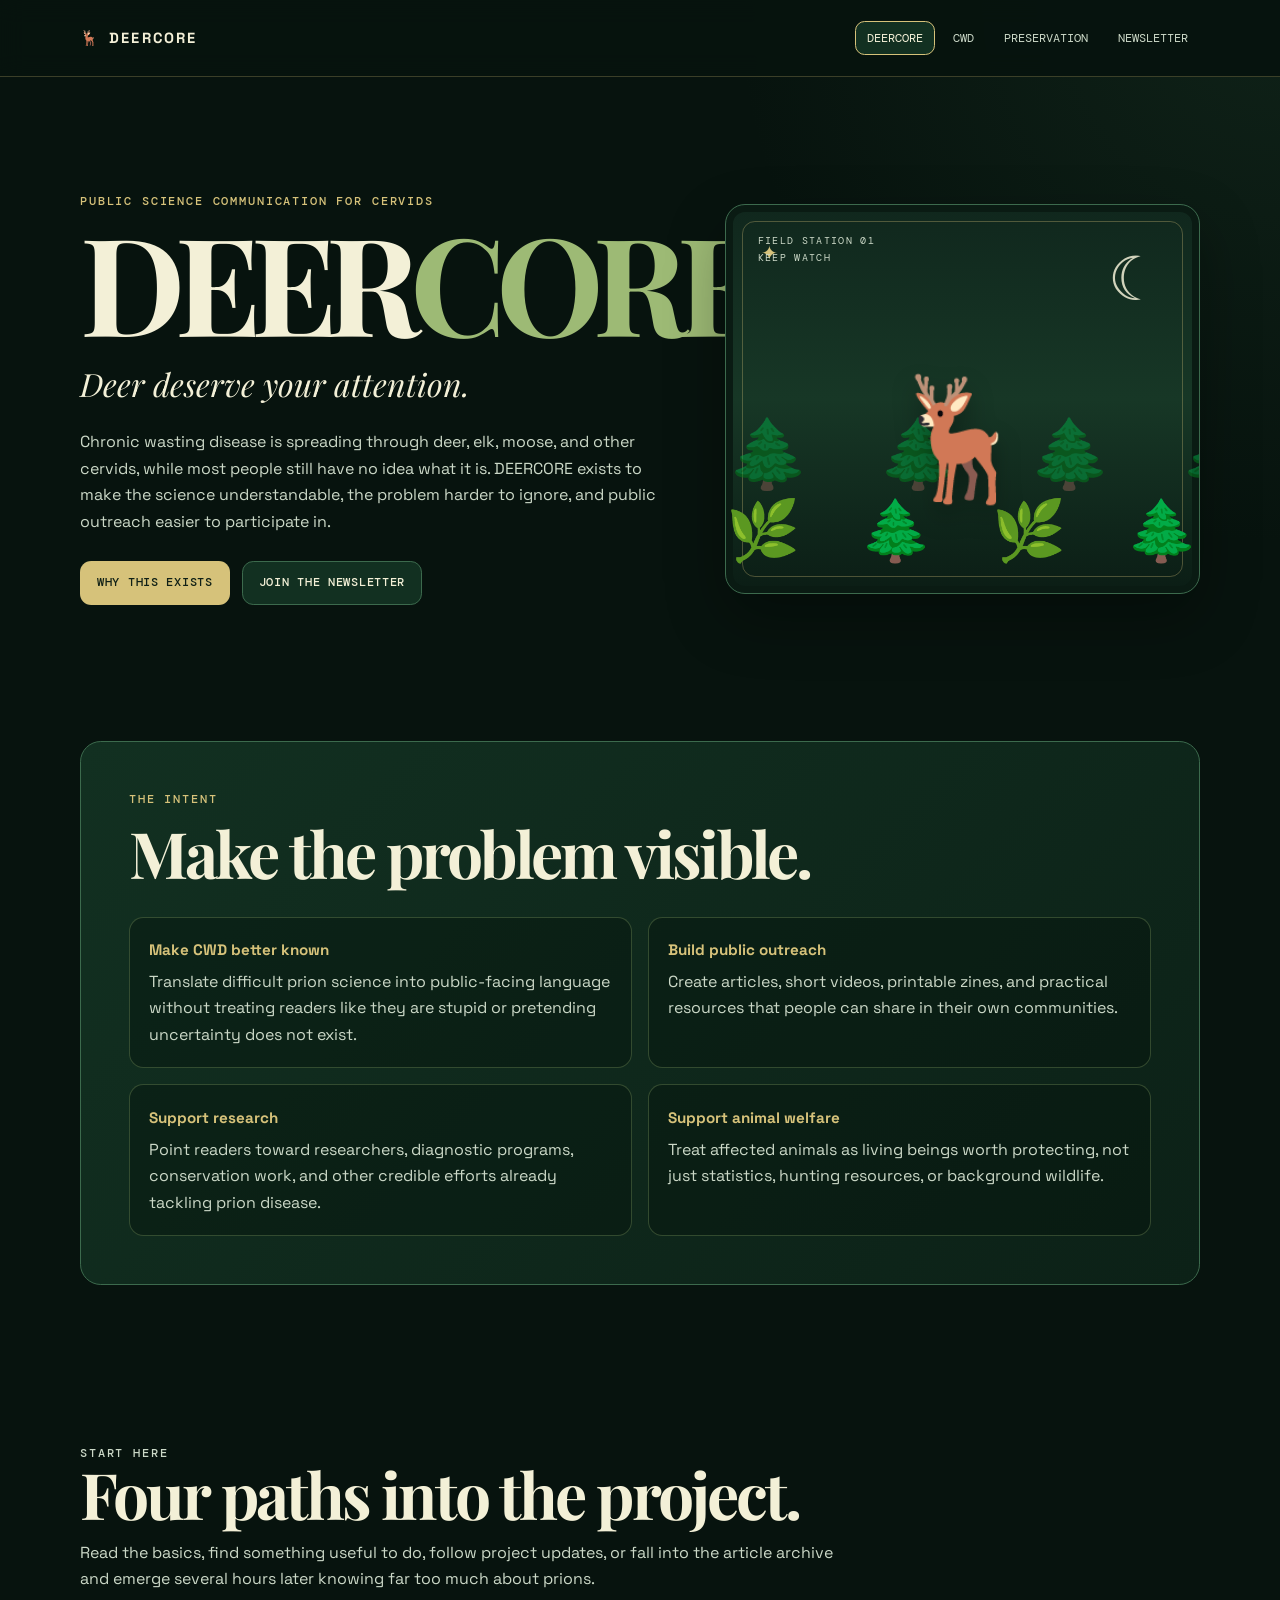
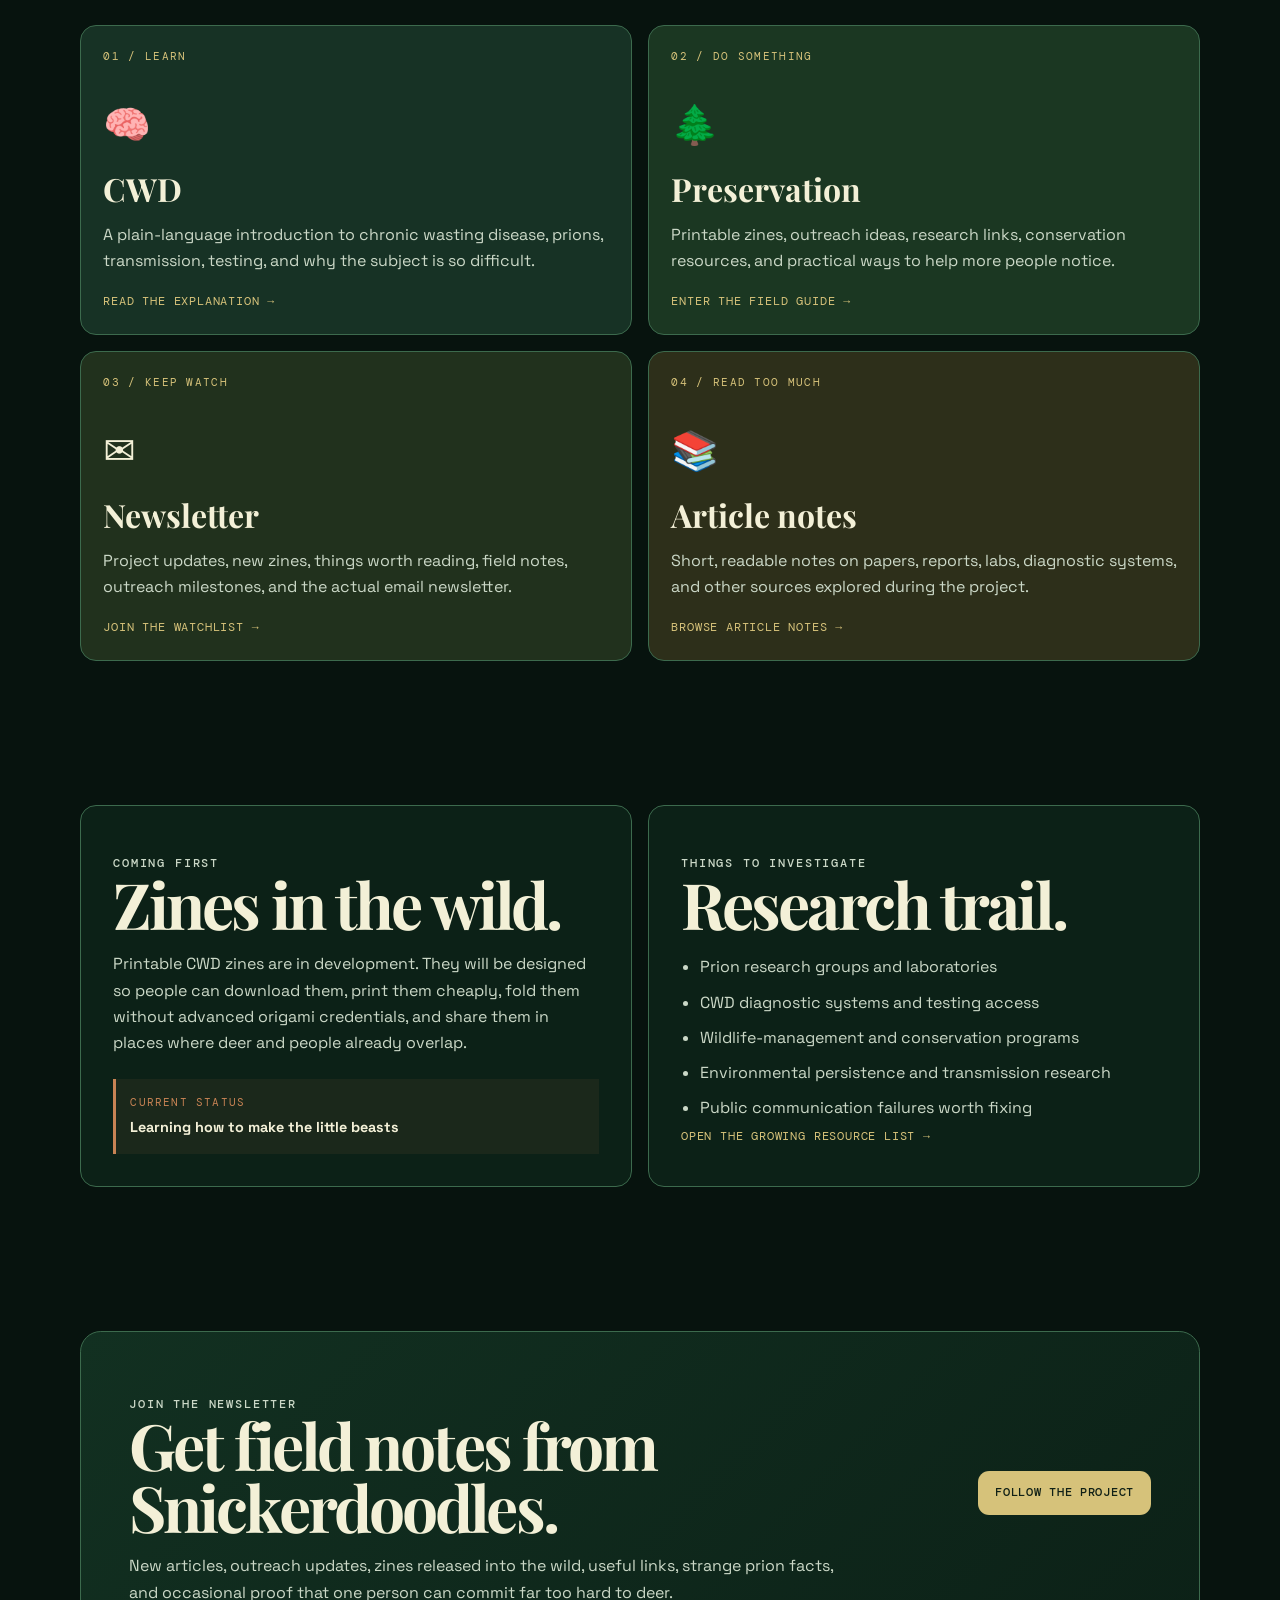
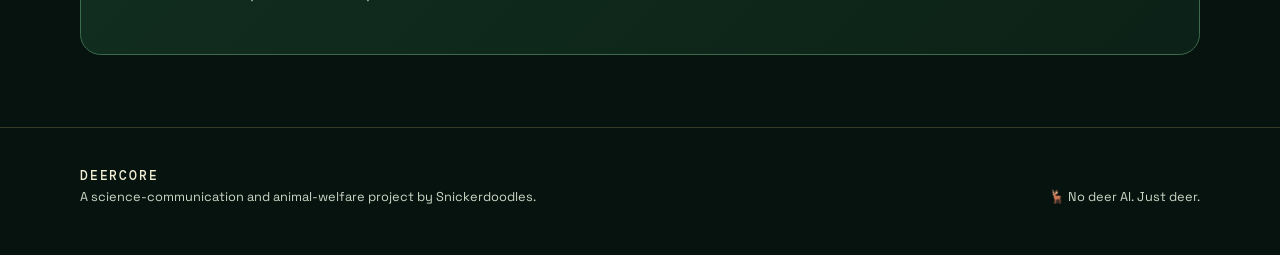
<file: deer.html>
<!doctype html>
<html lang="en">
<head>
  <meta charset="utf-8">
  <meta name="viewport" content="width=device-width, initial-scale=1">
  <meta
    name="description"
    content="DEERCORE is a public science-communication project focused on chronic wasting disease, cervid welfare, preservation, and practical outreach."
  >
  <title>DEERCORE — Deer deserve your attention.</title>
  <link rel="stylesheet" href="deer.css">
</head>

<body>
  <header class="deer-header">
    <div class="deer-shell deer-header-inner">
      <a class="deer-brand" href="deer.html">
        <span aria-hidden="true">🦌</span>
        DEERCORE
      </a>

      <nav class="deer-nav" aria-label="DEERCORE navigation">
        <a href="deer.html" aria-current="page">DEERCORE</a>
        <a href="cwd.html">CWD</a>
        <a href="preservation.html">Preservation</a>
        <a href="newsletter.html">Newsletter</a>
      </nav>
    </div>
  </header>

  <main>
    <section class="deer-hero">
      <div class="deer-shell deer-hero-grid">
        <div class="deer-hero-copy">
          <p class="deer-kicker">Public science communication for cervids</p>

          <h1>
            DEER<span>CORE</span>
          </h1>

          <p class="deer-tagline">
            Deer deserve your attention.
          </p>

          <p class="deer-intro">
            Chronic wasting disease is spreading through deer, elk, moose, and
            other cervids, while most people still have no idea what it is.
            DEERCORE exists to make the science understandable, the problem
            harder to ignore, and public outreach easier to participate in.
          </p>

          <div class="deer-actions">
            <a class="deer-button primary" href="#mission">
              Why this exists
            </a>
            <a class="deer-button secondary" href="newsletter.html">
              Join the newsletter
            </a>
          </div>
        </div>

        <aside class="forest-window" aria-label="Decorative deer and forest scene">
          <div class="forest-sky" aria-hidden="true">✦</div>
          <div class="forest-moon" aria-hidden="true">☾</div>

          <div class="forest-line forest-line-back" aria-hidden="true">
            🌲　🌲　🌲　🌲
          </div>

          <div class="forest-deer" aria-hidden="true">🦌</div>

          <div class="forest-line forest-line-front" aria-hidden="true">
            🌿　🌲　🌿　🌲　🌿
          </div>

          <p class="forest-caption">
            FIELD STATION 01<br>
            KEEP WATCH
          </p>
        </aside>
      </div>
    </section>

    <section class="deer-section" id="mission">
      <div class="deer-shell">
        <div class="mission-card">
          <p class="deer-kicker">The intent</p>
          <h2>Make the problem visible.</h2>

          <div class="mission-grid">
            <div>
              <h3>Make CWD better known</h3>
              <p>
                Translate difficult prion science into public-facing language
                without treating readers like they are stupid or pretending
                uncertainty does not exist.
              </p>
            </div>

            <div>
              <h3>Build public outreach</h3>
              <p>
                Create articles, short videos, printable zines, and practical
                resources that people can share in their own communities.
              </p>
            </div>

            <div>
              <h3>Support research</h3>
              <p>
                Point readers toward researchers, diagnostic programs,
                conservation work, and other credible efforts already tackling
                prion disease.
              </p>
            </div>

            <div>
              <h3>Support animal welfare</h3>
              <p>
                Treat affected animals as living beings worth protecting, not
                just statistics, hunting resources, or background wildlife.
              </p>
            </div>
          </div>
        </div>
      </div>
    </section>

    <section class="deer-section">
      <div class="deer-shell">
        <div class="section-heading">
          <p class="deer-kicker">Start here</p>
          <h2>Four paths into the project.</h2>
          <p>
            Read the basics, find something useful to do, follow project
            updates, or fall into the article archive and emerge several hours
            later knowing far too much about prions.
          </p>
        </div>

        <div class="path-grid">
          <article class="path-card cwd-card">
            <p class="path-number">01 / LEARN</p>
            <div class="path-emoji" aria-hidden="true">🧠</div>
            <h3>CWD</h3>
            <p>
              A plain-language introduction to chronic wasting disease, prions,
              transmission, testing, and why the subject is so difficult.
            </p>
            <a href="cwd.html">Read the explanation →</a>
          </article>

          <article class="path-card preservation-card">
            <p class="path-number">02 / DO SOMETHING</p>
            <div class="path-emoji" aria-hidden="true">🌲</div>
            <h3>Preservation</h3>
            <p>
              Printable zines, outreach ideas, research links, conservation
              resources, and practical ways to help more people notice.
            </p>
            <a href="preservation.html">Enter the field guide →</a>
          </article>

          <article class="path-card newsletter-card">
            <p class="path-number">03 / KEEP WATCH</p>
            <div class="path-emoji" aria-hidden="true">✉️</div>
            <h3>Newsletter</h3>
            <p>
              Project updates, new zines, things worth reading, field notes,
              outreach milestones, and the actual email newsletter.
            </p>
            <a href="newsletter.html">Join the watchlist →</a>
          </article>

          <article class="path-card archive-card">
            <p class="path-number">04 / READ TOO MUCH</p>
            <div class="path-emoji" aria-hidden="true">📚</div>
            <h3>Article notes</h3>
            <p>
              Short, readable notes on papers, reports, labs, diagnostic
              systems, and other sources explored during the project.
            </p>
            <a href="articles.html">Browse article notes →</a>
          </article>
        </div>
      </div>
    </section>

    <section class="deer-section">
      <div class="deer-shell field-grid">
        <article class="field-card">
          <p class="deer-kicker">Coming first</p>
          <h2>Zines in the wild.</h2>
          <p>
            Printable CWD zines are in development. They will be designed so
            people can download them, print them cheaply, fold them without
            advanced origami credentials, and share them in places where deer
            and people already overlap.
          </p>

          <div class="field-status">
            <span>Current status</span>
            <strong>Learning how to make the little beasts</strong>
          </div>
        </article>

        <article class="field-card">
          <p class="deer-kicker">Things to investigate</p>
          <h2>Research trail.</h2>

          <ul class="research-list">
            <li>Prion research groups and laboratories</li>
            <li>CWD diagnostic systems and testing access</li>
            <li>Wildlife-management and conservation programs</li>
            <li>Environmental persistence and transmission research</li>
            <li>Public communication failures worth fixing</li>
          </ul>

          <a class="text-link" href="preservation.html">
            Open the growing resource list →
          </a>
        </article>
      </div>
    </section>

    <section class="deer-section">
      <div class="deer-shell">
        <div class="newsletter-callout">
          <div>
            <p class="deer-kicker">Join the newsletter</p>
            <h2>Get field notes from Snickerdoodles.</h2>
            <p>
              New articles, outreach updates, zines released into the wild,
              useful links, strange prion facts, and occasional proof that one
              person can commit far too hard to deer.
            </p>
          </div>

          <a class="deer-button primary" href="newsletter.html">
            Follow the project
          </a>
        </div>
      </div>
    </section>
  </main>

  <footer class="deer-footer">
    <div class="deer-shell deer-footer-inner">
      <div>
        <p class="footer-title">DEERCORE</p>
        <p>
          A science-communication and animal-welfare project by Snickerdoodles.
        </p>
      </div>

      <p class="footer-note">
        🦌 No deer AI. Just deer.
      </p>
    </div>
  </footer>
</body>
</html>
</file>
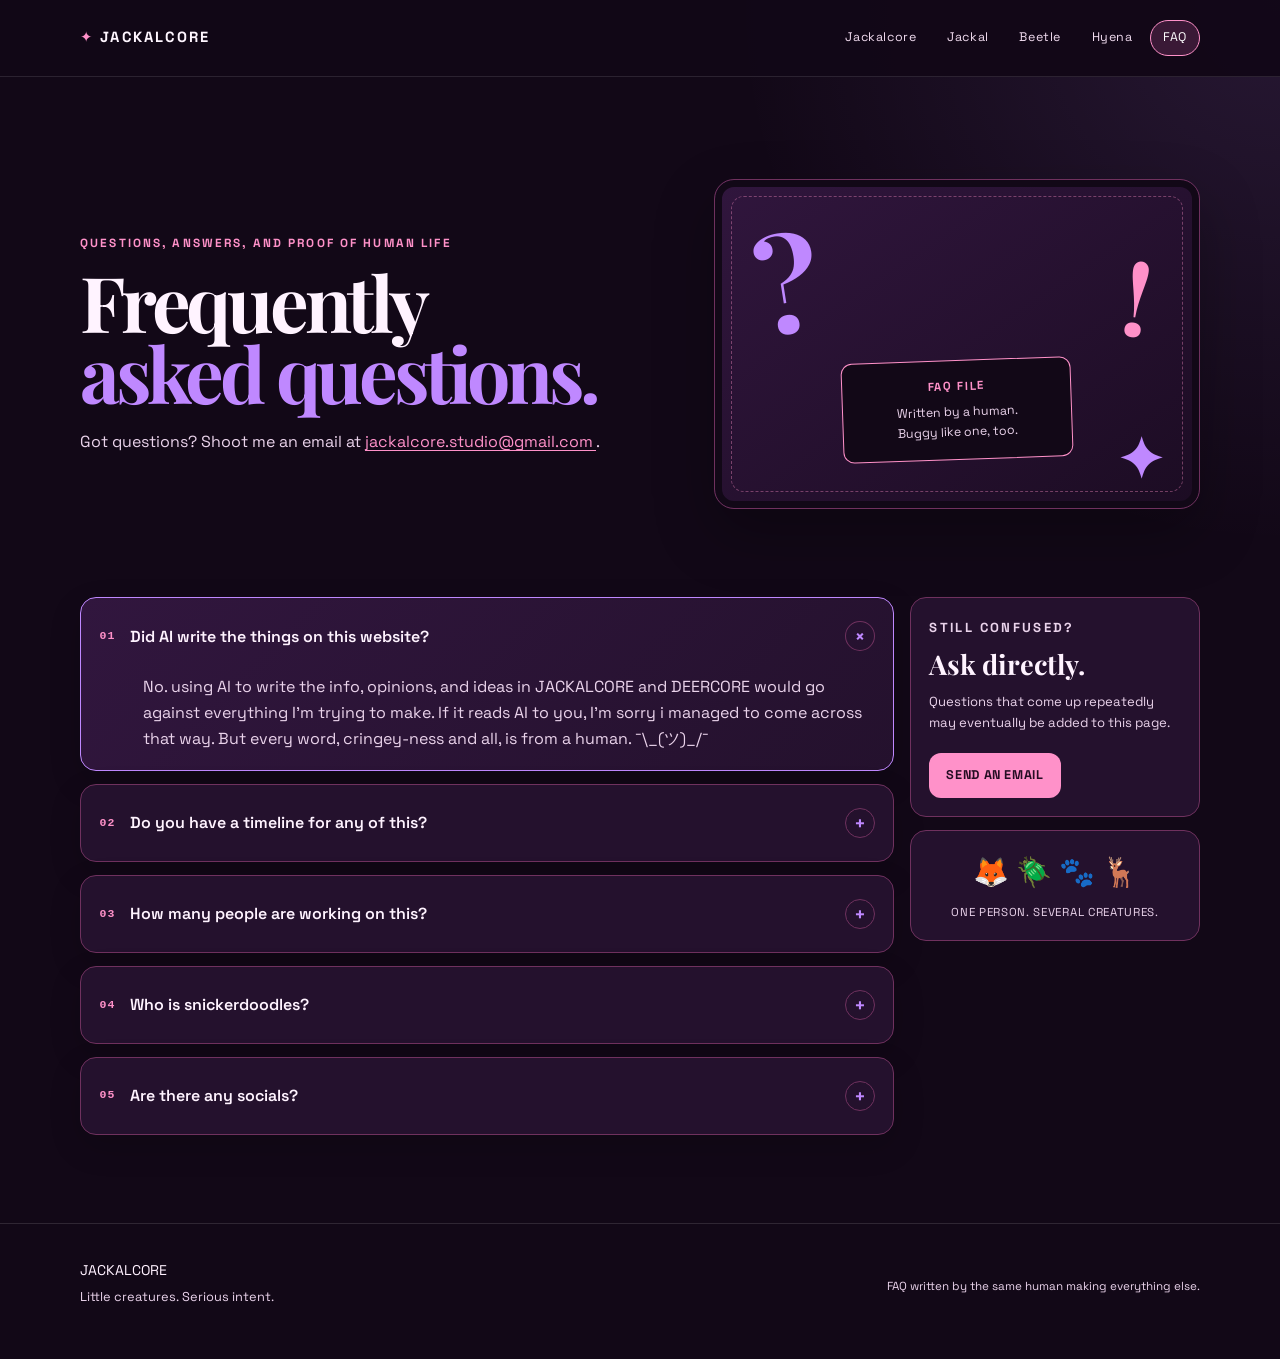
<file: faq.html>
<!doctype html>
<html lang="en">
<head>
  <meta charset="utf-8">
  <meta name="viewport" content="width=device-width, initial-scale=1">
  <meta
    name="description"
    content="Frequently asked questions about JACKALCORE, DEERCORE, the project timeline, and the person behind them."
  >
  <title>FAQ — JACKALCORE</title>
  <link rel="stylesheet" href="styles.css">
  <link rel="stylesheet" href="faq.css">
</head>

<body class="faq-page">
  <header class="site-header">
    <div class="site-shell header-inner">
      <a class="brand" href="index.html">
        <span class="brand-mark">✦</span>JACKALCORE
      </a>

      <nav class="page-nav" aria-label="Primary navigation">
        <a href="index.html">Jackalcore</a>
        <a href="jackal.html">Jackal</a>
        <a href="beetle.html">Beetle</a>
        <a href="hyena.html">Hyena</a>
        <a href="faq.html" aria-current="page">FAQ</a>
      </nav>
    </div>
  </header>

  <main>
    <section class="faq-hero">
      <div class="site-shell faq-hero-grid">
        <div>
          <p class="kicker">Questions, answers, and proof of human life</p>

          <h1>Frequently<br><span>asked questions.</span></h1>

          <p class="faq-lead">
            Got questions? Shoot me an email at
            <a href="mailto:jackalcore.studio@gmail.com">
              jackalcore.studio@gmail.com
            </a>.
          </p>
        </div>

        <aside class="faq-illustration" aria-label="Decorative question board">
          <span class="faq-symbol symbol-one" aria-hidden="true">?</span>
          <span class="faq-symbol symbol-two" aria-hidden="true">!</span>
          <span class="faq-symbol symbol-three" aria-hidden="true">✦</span>

          <div class="faq-note">
            <strong>FAQ FILE</strong>
            <span>Written by a human.<br>Buggy like one, too.</span>
          </div>
        </aside>
      </div>
    </section>

    <section class="faq-section">
      <div class="site-shell faq-layout">
        <div class="faq-list">

          <details class="faq-item" open>
            <summary>
              <span class="question-number">01</span>
              <span>Did AI write the things on this website?</span>
              <span class="expand-mark" aria-hidden="true">+</span>
            </summary>

            <div class="faq-answer">
              <p>
                No. using AI to write the info, opinions, and ideas in
                JACKALCORE and DEERCORE would go against everything I'm trying
                to make. If it reads AI to you, I'm sorry i managed to come
                across that way. But every word, cringey-ness and all, is from
                a human. ¯\_(ツ)_/¯
              </p>
            </div>
          </details>

          <details class="faq-item">
            <summary>
              <span class="question-number">02</span>
              <span>Do you have a timeline for any of this?</span>
              <span class="expand-mark" aria-hidden="true">+</span>
            </summary>

            <div class="faq-answer">
              <p>
                Jackal, and the newsletter are by first priority. Jackal is
                currently live, but buggy and beyond hard to get to stop
                hallucinating. But he will probably be the first stable thing
                out. Beetle is currently under testing, and I hope to have
                beetle live by the end of September. If not, earlier. Hyena is
                not in development, so he could be out anywhere from 4-6 months
                from now.
              </p>
            </div>
          </details>

          <details class="faq-item">
            <summary>
              <span class="question-number">03</span>
              <span>How many people are working on this?</span>
              <span class="expand-mark" aria-hidden="true">+</span>
            </summary>

            <div class="faq-answer">
              <p>
                Me, myself, and I. Hence why updates take so long, and the
                website is so buggy. I've only gotten other peoples feedback on
                the website, but I don't have any other devs, marketing team, or
                anyone else working on this.
              </p>
            </div>
          </details>

          <details class="faq-item">
            <summary>
              <span class="question-number">04</span>
              <span>Who is snickerdoodles?</span>
              <span class="expand-mark" aria-hidden="true">+</span>
            </summary>

            <div class="faq-answer">
              <p>
                Me. The only person who's working on JACKAL/DEERCORE. Not giving
                my real name prevents bias against me as a person, so I choose
                to not identify myself.
              </p>
            </div>
          </details>

          <details class="faq-item">
            <summary>
              <span class="question-number">05</span>
              <span>Are there any socials?</span>
              <span class="expand-mark" aria-hidden="true">+</span>
            </summary>

            <div class="faq-answer">
              <p>
                Follow me on tiktok
                <a
                  href="https://www.tiktok.com/@snickerdoodles904"
                  target="_blank"
                  rel="noopener noreferrer"
                >@snickerdoodles904</a>
                for updates, rants, and random commentary :).
              </p>
            </div>
          </details>

        </div>

        <aside class="faq-sidebar">
          <div class="faq-sidebar-card">
            <p class="kicker">Still confused?</p>
            <h2>Ask directly.</h2>
            <p>
              Questions that come up repeatedly may eventually be added to this
              page.
            </p>

            <a class="button primary" href="mailto:jackalcore.studio@gmail.com">
              Send an email
            </a>
          </div>

          <div class="faq-sidebar-card tiny-card">
            <span aria-hidden="true">🦊 🪲 🐾 🦌</span>
            <p>One person. Several creatures.</p>
          </div>
        </aside>
      </div>
    </section>
  </main>

  <footer class="site-footer">
    <div class="site-shell footer-inner">
      <div>
        <p class="footer-signoff">JACKALCORE</p>
        <p class="footer-note">Little creatures. Serious intent.</p>
      </div>

      <p class="footer-mini">
        FAQ written by the same human making everything else.
      </p>
    </div>
  </footer>
</body>
</html>
</file>
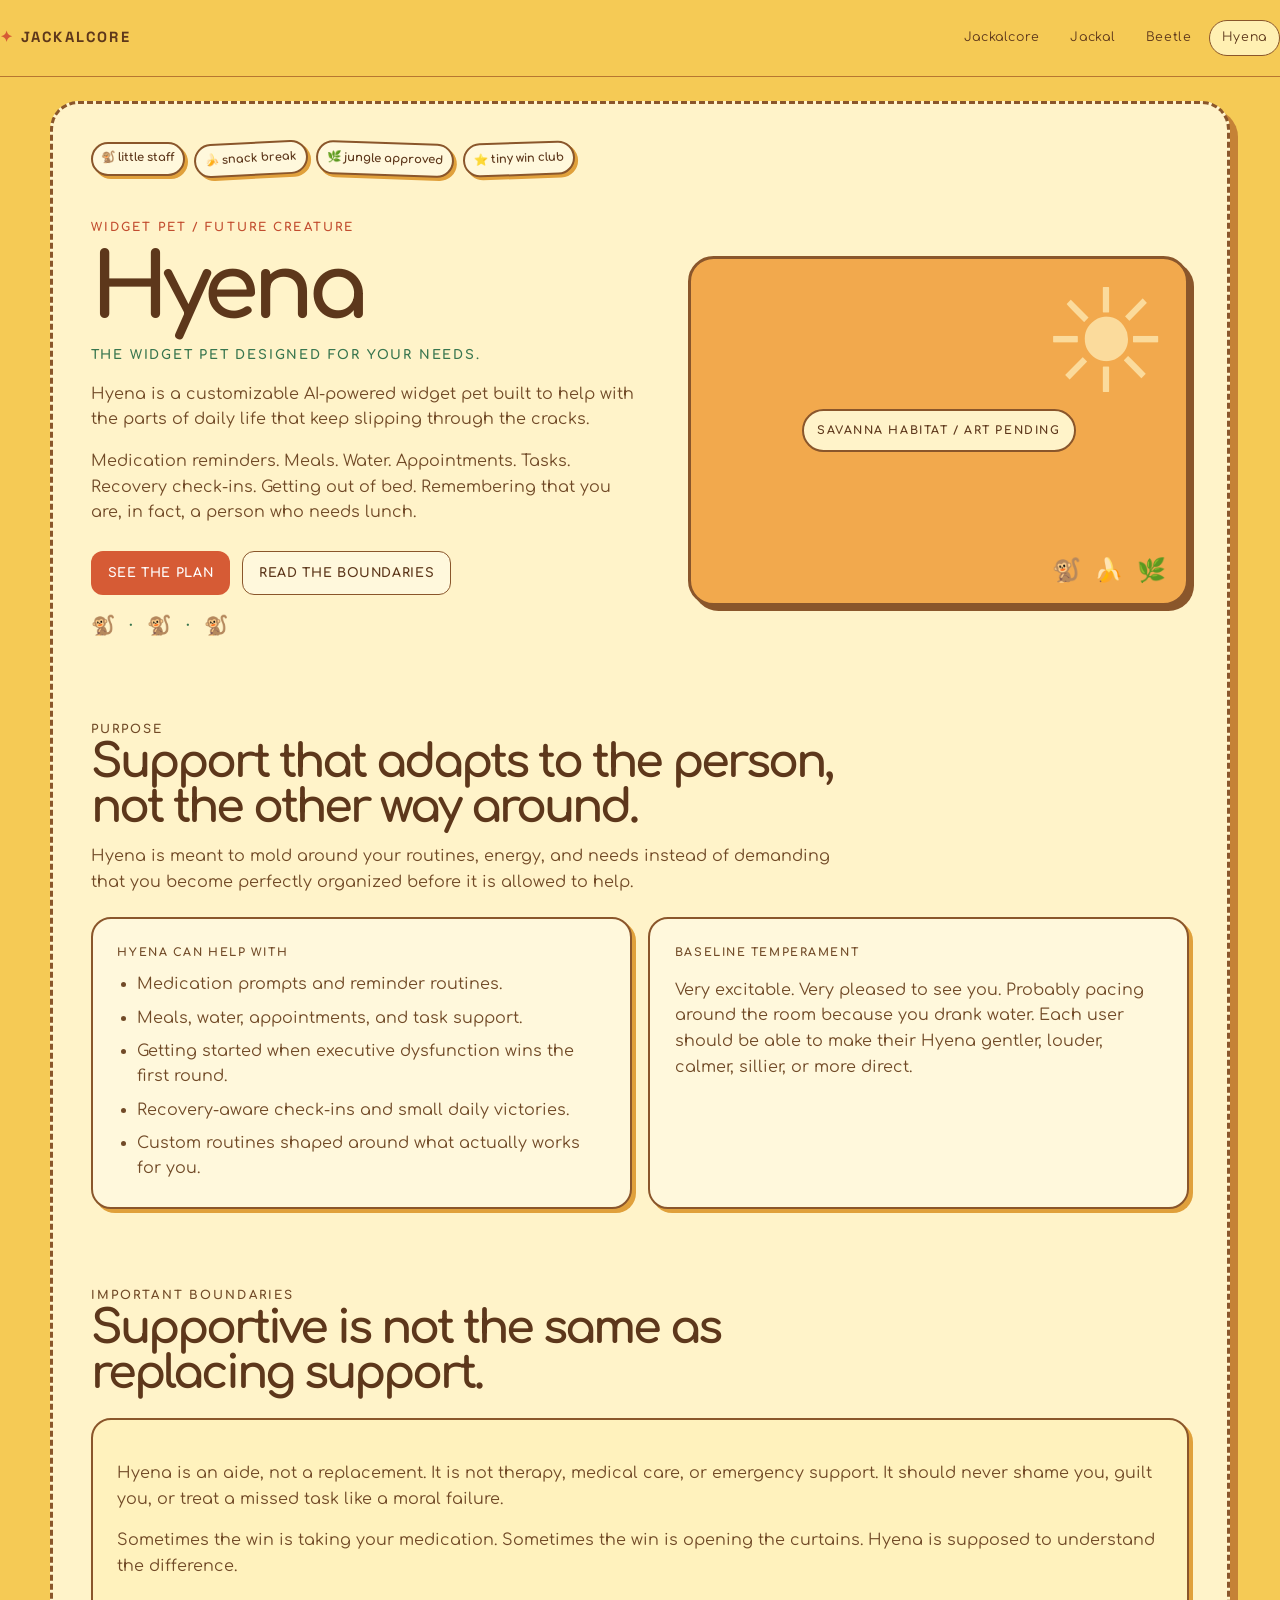
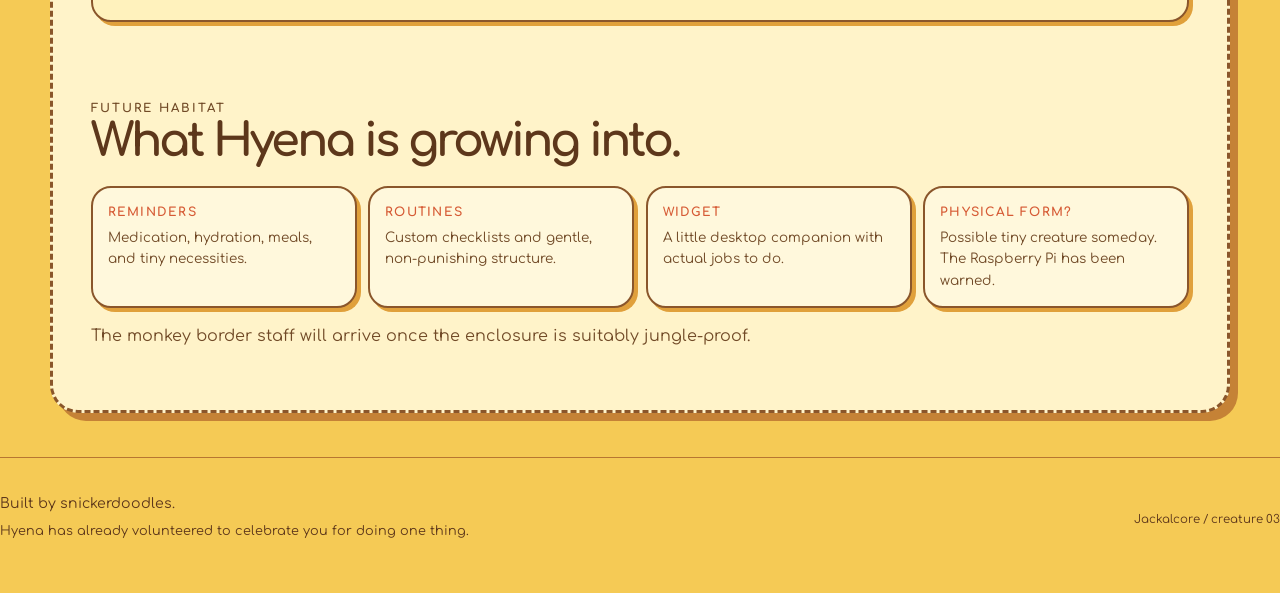
<file: hyena.html>
<!doctype html>
<html lang="en">
<head>
  <meta charset="utf-8">
  <meta name="viewport" content="width=device-width, initial-scale=1">
  <meta name="description" content="Hyena: a customizable AI widget pet designed to help with daily needs.">
  <title>HYENA — Jackalcore</title>
  <link rel="stylesheet" href="styles.css">
</head>
<body class="creature-page hyena-page">
  <header class="site-header">
    <div class="site-shell header-inner">
      <a class="brand" href="index.html"><span class="brand-mark">✦</span>JACKALCORE</a>
      <nav class="page-nav" aria-label="Primary navigation">
        <a href="index.html">Jackalcore</a>
        <a href="jackal.html">Jackal</a>
        <a href="beetle.html">Beetle</a>
        <a href="hyena.html" aria-current="page">Hyena</a>
      </nav>
    </div>
  </header>

  <main class="creature-main">
    <div class="hyena-sticker-strip" aria-hidden="true">
      <span class="hyena-sticker">🐒 little staff</span>
      <span class="hyena-sticker">🍌 snack break</span>
      <span class="hyena-sticker">🌿 jungle approved</span>
      <span class="hyena-sticker">⭐ tiny win club</span>
    </div>

    <section class="creature-hero">
      <div class="site-shell creature-hero-grid">
        <div>
          <p class="kicker">Widget pet / future creature</p>
          <h1 class="creature-title">Hyena</h1>
          <p class="creature-subline">The widget pet designed for your needs.</p>
          <p class="hero-copy">Hyena is a customizable AI-powered widget pet built to help with the parts of daily life that keep slipping through the cracks.</p>
          <p class="hero-copy">Medication reminders. Meals. Water. Appointments. Tasks. Recovery check-ins. Getting out of bed. Remembering that you are, in fact, a person who needs lunch.</p>
          <div class="hero-actions">
            <a class="button primary" href="#future">See the plan</a>
            <a class="button secondary" href="#boundaries">Read the boundaries</a>
          </div>
          <p class="jungle-staff" aria-label="Future monkey border accessories">🐒 · 🐒 · 🐒</p>
        </div>
        <aside class="creature-art-habitat" aria-label="Placeholder for Hyena art">
          <!-- Later: replace this habitat with Hyena art and the real border accessories. -->
          <span class="art-habitat-note">Savanna habitat / art pending</span>
          <p class="art-habitat-detail">small jungle staff hiring</p>
        </aside>
      </div>
    </section>

    <section class="page-section">
      <div class="site-shell">
        <div class="section-heading">
          <p class="kicker">Purpose</p>
          <h2>Support that adapts to the person, not the other way around.</h2>
          <p>Hyena is meant to mold around your routines, energy, and needs instead of demanding that you become perfectly organized before it is allowed to help.</p>
        </div>
        <div class="content-grid">
          <article class="content-card">
            <p class="small-label">Hyena can help with</p>
            <ul>
              <li>Medication prompts and reminder routines.</li>
              <li>Meals, water, appointments, and task support.</li>
              <li>Getting started when executive dysfunction wins the first round.</li>
              <li>Recovery-aware check-ins and small daily victories.</li>
              <li>Custom routines shaped around what actually works for you.</li>
            </ul>
          </article>
          <article class="content-card">
            <p class="small-label">Baseline temperament</p>
            <p>Very excitable. Very pleased to see you. Probably pacing around the room because you drank water. Each user should be able to make their Hyena gentler, louder, calmer, sillier, or more direct.</p>
          </article>
        </div>
      </div>
    </section>

    <section class="page-section" id="boundaries">
      <div class="site-shell">
        <div class="section-heading">
          <p class="kicker">Important boundaries</p>
          <h2>Supportive is not the same as replacing support.</h2>
        </div>
        <article class="content-card full">
          <p>Hyena is an aide, not a replacement. It is not therapy, medical care, or emergency support. It should never shame you, guilt you, or treat a missed task like a moral failure.</p>
          <p>Sometimes the win is taking your medication. Sometimes the win is opening the curtains. Hyena is supposed to understand the difference.</p>
        </article>
      </div>
    </section>

    <section class="page-section" id="future">
      <div class="site-shell">
        <div class="section-heading">
          <p class="kicker">Future habitat</p>
          <h2>What Hyena is growing into.</h2>
        </div>
        <div class="status-grid">
          <div class="status-box"><strong>Reminders</strong><span>Medication, hydration, meals, and tiny necessities.</span></div>
          <div class="status-box"><strong>Routines</strong><span>Custom checklists and gentle, non-punishing structure.</span></div>
          <div class="status-box"><strong>Widget</strong><span>A little desktop companion with actual jobs to do.</span></div>
          <div class="status-box"><strong>Physical form?</strong><span>Possible tiny creature someday. The Raspberry Pi has been warned.</span></div>
        </div>
        <p class="page-note">The monkey border staff will arrive once the enclosure is suitably jungle-proof.</p>
      </div>
    </section>
  </main>

  <footer class="site-footer">
    <div class="site-shell footer-inner">
      <div>
        <p class="footer-signoff">Built by snickerdoodles.</p>
        <p class="footer-note">Hyena has already volunteered to celebrate you for doing one thing.</p>
      </div>
      <p class="footer-mini">Jackalcore / creature 03</p>
    </div>
  </footer>
</body>
</html>
</file>
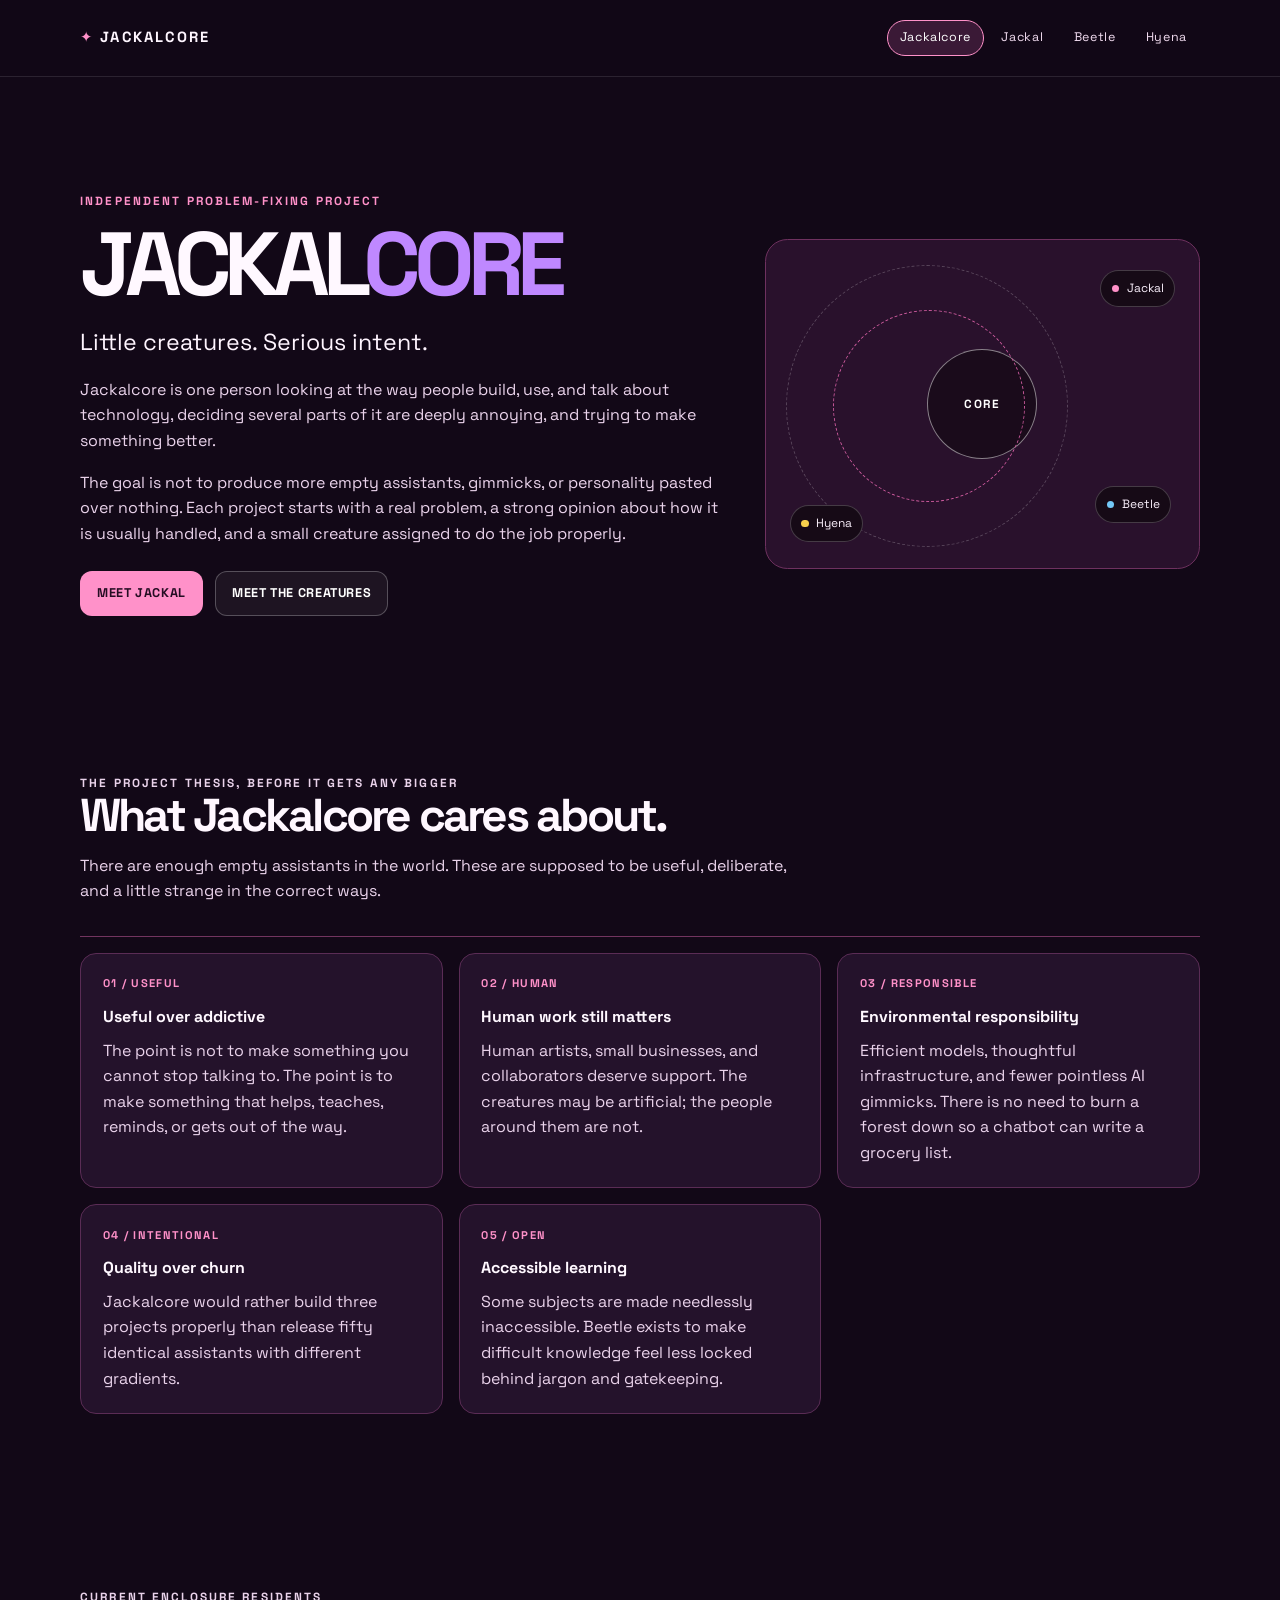
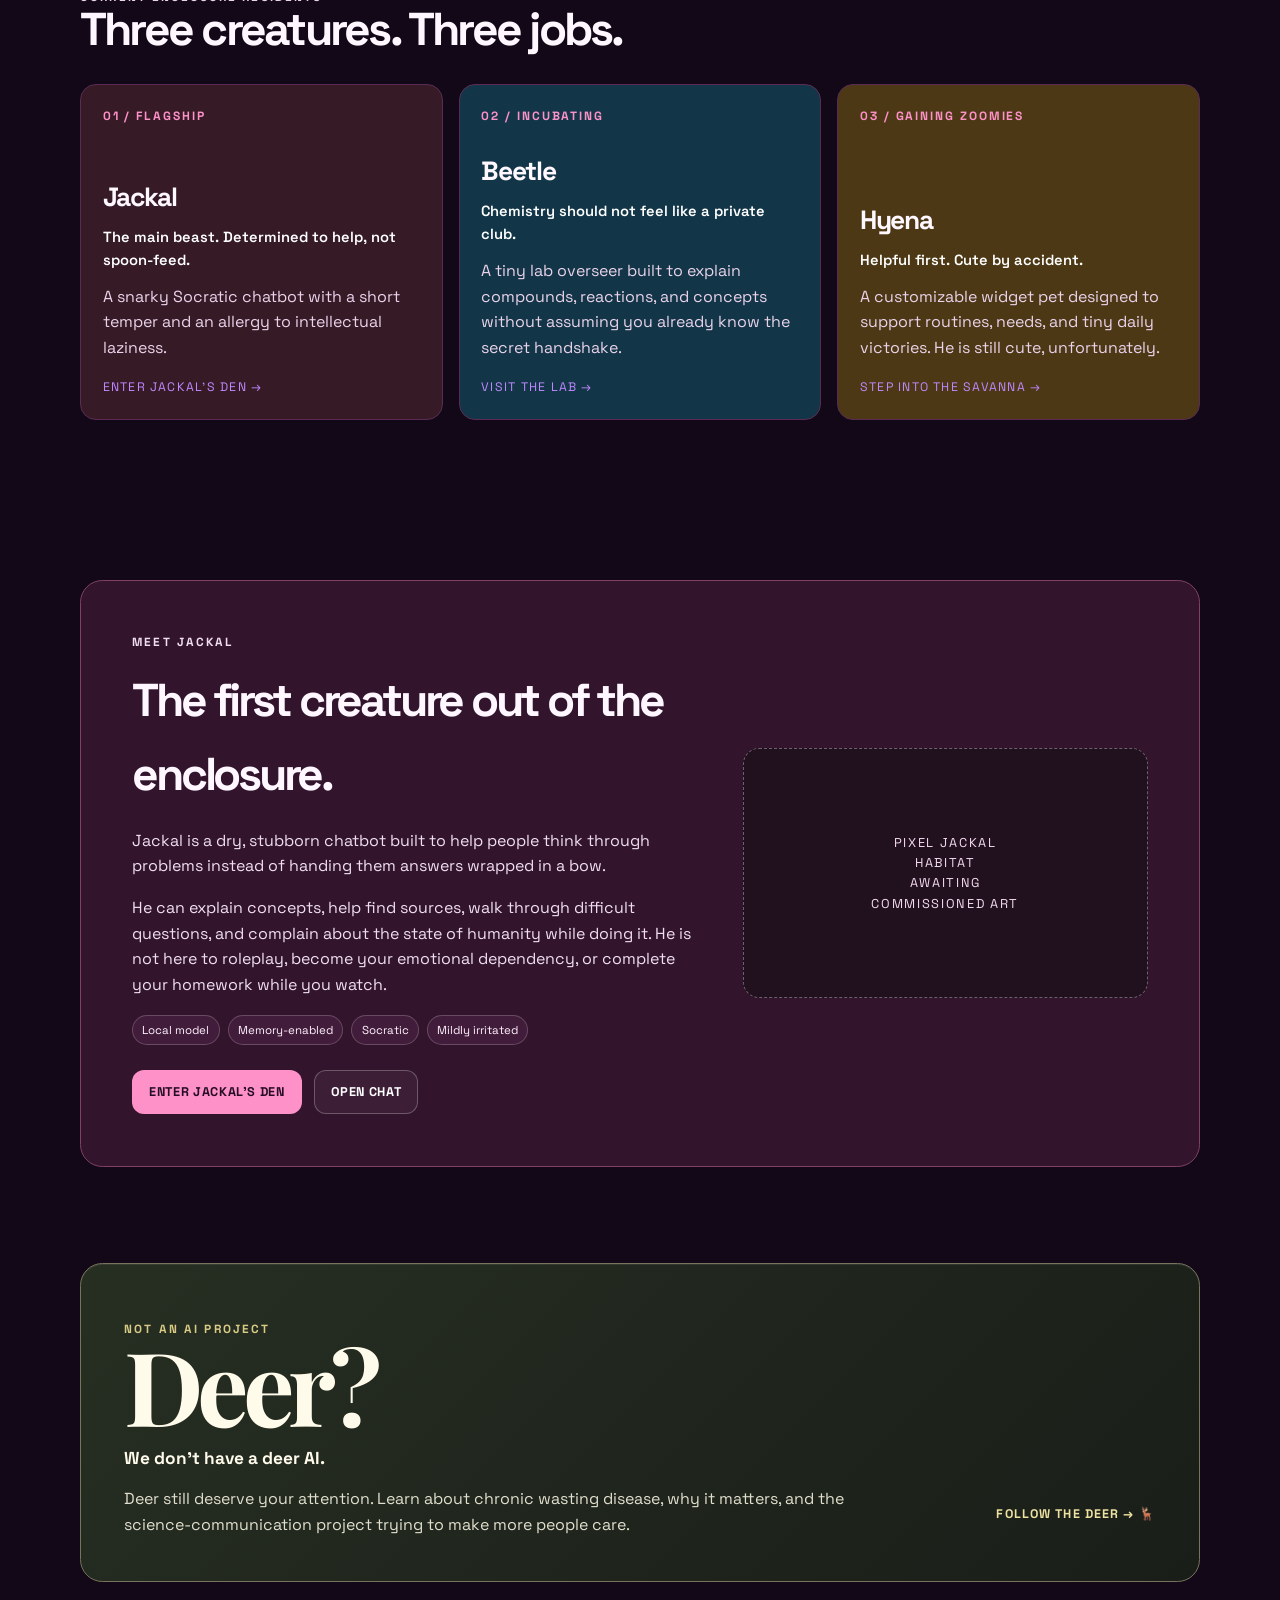
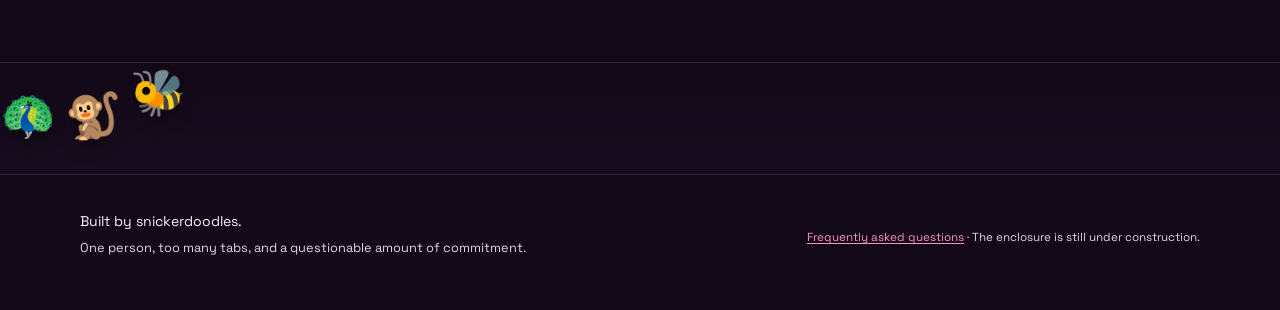
<file: index-with-faq-and-secret.html>
<!doctype html>
<html lang="en">
<head>
  <meta charset="utf-8">
  <meta name="viewport" content="width=device-width, initial-scale=1">
  <meta
    name="description"
    content="Jackalcore is an independent project building thoughtful little tools around problems worth fixing."
  >
  <title>JACKALCORE — Little creatures. Serious intent.</title>
  <link rel="stylesheet" href="styles.css">
</head>

<body class="home">
  <header class="site-header">
    <div class="site-shell header-inner">
      <a class="brand" href="index.html">
        <span class="brand-mark">✦</span>JACKALCORE
      </a>

      <nav class="page-nav" aria-label="Primary navigation">
        <a href="index.html" aria-current="page">Jackalcore</a>
        <a href="jackal.html">Jackal</a>
        <a href="beetle.html">Beetle</a>
        <a href="hyena.html">Hyena</a>
      </nav>
    </div>
  </header>

  <main>
    <section class="hero">
      <div class="site-shell home-hero-grid">
        <div>
          <p class="kicker">Independent problem-fixing project</p>

          <h1 class="display-title">
            JACKAL<span>CORE</span>
          </h1>

          <p class="hero-tagline">Little creatures. Serious intent.</p>

          <p class="hero-copy">
            Jackalcore is one person looking at the way people build, use, and
            talk about technology, deciding several parts of it are deeply
            annoying, and trying to make something better.
          </p>

          <p class="hero-copy">
            The goal is not to produce more empty assistants, gimmicks, or
            personality pasted over nothing. Each project starts with a real
            problem, a strong opinion about how it is usually handled, and a
            small creature assigned to do the job properly.
          </p>

          <div class="hero-actions">
            <a class="button primary" href="#meet-jackal">Meet Jackal</a>
            <a class="button secondary" href="#creatures">Meet the creatures</a>
          </div>
        </div>

        <aside class="hero-orbit" aria-label="Jackalcore creature system">
          <div class="orbit-core">core</div>
          <div class="orbit-tag jackal">Jackal</div>
          <div class="orbit-tag beetle">Beetle</div>
          <div class="orbit-tag hyena">Hyena</div>
        </aside>
      </div>
    </section>

    <section class="section" id="commitments">
      <div class="site-shell">
        <div class="section-heading">
          <p class="kicker">The project thesis, before it gets any bigger</p>
          <h2>What Jackalcore cares about.</h2>
          <p>
            There are enough empty assistants in the world. These are supposed
            to be useful, deliberate, and a little strange in the correct ways.
          </p>
        </div>

        <div class="section-rule"></div>

        <div class="commitment-grid" style="margin-top: 1rem;">
          <article class="commitment-card">
            <h3>Useful over addictive</h3>
            <p>
              The point is not to make something you cannot stop talking to.
              The point is to make something that helps, teaches, reminds, or
              gets out of the way.
            </p>
          </article>

          <article class="commitment-card">
            <h3>Human work still matters</h3>
            <p>
              Human artists, small businesses, and collaborators deserve
              support. The creatures may be artificial; the people around them
              are not.
            </p>
          </article>

          <article class="commitment-card">
            <h3>Environmental responsibility</h3>
            <p>
              Efficient models, thoughtful infrastructure, and fewer pointless
              AI gimmicks. There is no need to burn a forest down so a chatbot
              can write a grocery list.
            </p>
          </article>

          <article class="commitment-card">
            <h3>Quality over churn</h3>
            <p>
              Jackalcore would rather build three projects properly than
              release fifty identical assistants with different gradients.
            </p>
          </article>

          <article class="commitment-card">
            <h3>Accessible learning</h3>
            <p>
              Some subjects are made needlessly inaccessible. Beetle exists to
              make difficult knowledge feel less locked behind jargon and
              gatekeeping.
            </p>
          </article>
        </div>
      </div>
    </section>

    <section class="section" id="creatures">
      <div class="site-shell">
        <div class="section-heading">
          <p class="kicker">Current enclosure residents</p>
          <h2>Three creatures. Three jobs.</h2>
        </div>

        <div class="creature-grid">
          <article class="creature-card jackal">
            <p class="creature-number">01 / FLAGSHIP</p>
            <h3>Jackal</h3>
            <p class="creature-subtitle">
              The main beast. Determined to help, not spoon-feed.
            </p>
            <p>
              A snarky Socratic chatbot with a short temper and an allergy to
              intellectual laziness.
            </p>
            <a href="jackal.html">Enter Jackal’s den →</a>
          </article>

          <article class="creature-card beetle">
            <p class="creature-number">02 / INCUBATING</p>
            <h3>Beetle</h3>
            <p class="creature-subtitle">
              Chemistry should not feel like a private club.
            </p>
            <p>
              A tiny lab overseer built to explain compounds, reactions, and
              concepts without assuming you already know the secret handshake.
            </p>
            <a href="beetle.html">Visit the lab →</a>
          </article>

          <article class="creature-card hyena">
            <p class="creature-number">03 / GAINING ZOOMIES</p>
            <h3>Hyena</h3>
            <p class="creature-subtitle">Helpful first. Cute by accident.</p>
            <p>
              A customizable widget pet designed to support routines, needs,
              and tiny daily victories. He is still cute, unfortunately.
            </p>
            <a href="hyena.html">Step into the savanna →</a>
          </article>
        </div>
      </div>
    </section>

    <section class="section" id="meet-jackal">
      <div class="site-shell">
        <div class="flagship">
          <div>
            <p class="kicker">Meet Jackal</p>
            <h2>The first creature out of the enclosure.</h2>

            <p>
              Jackal is a dry, stubborn chatbot built to help people think
              through problems instead of handing them answers wrapped in a bow.
            </p>

            <p>
              He can explain concepts, help find sources, walk through difficult
              questions, and complain about the state of humanity while doing
              it. He is not here to roleplay, become your emotional dependency,
              or complete your homework while you watch.
            </p>

            <div class="tag-row" aria-label="Jackal features">
              <span class="status-tag">Local model</span>
              <span class="status-tag">Memory-enabled</span>
              <span class="status-tag">Socratic</span>
              <span class="status-tag">Mildly irritated</span>
            </div>

            <div class="hero-actions">
              <a class="button primary" href="jackal.html">
                Enter Jackal’s den
              </a>
              <a class="button secondary" href="chat.html">Open chat</a>
            </div>
          </div>

          <div class="flagship-aside" aria-label="Future pixel-art Jackal habitat">
            <span>
              Pixel Jackal habitat<br>
              awaiting commissioned art
            </span>
          </div>
        </div>
      </div>
    </section>

    <section class="section deer-bridge" aria-labelledby="deer-heading">
      <div class="site-shell">
        <a class="deer-bridge-card" href="deer.html">
          <div class="deer-bridge-copy">
            <p class="kicker">Not an AI project</p>
            <h2 id="deer-heading">Deer?</h2>

            <p class="deer-bridge-lead">
              We don’t have a deer AI.
            </p>

            <p>
              Deer still deserve your attention. Learn about chronic wasting
              disease, why it matters, and the science-communication project
              trying to make more people care.
            </p>
          </div>

          <span class="deer-bridge-link">
            Follow the deer <span aria-hidden="true">→ 🦌</span>
          </span>
        </a>
      </div>
    </section>
  </main>


  <section class="secret-parade" aria-label="A suspicious parade of future creatures">
    <a
      class="secret-parade-track"
      href="secret.html"
      aria-label="Follow the peacock, monkey, and bee to a secret page"
    >
      <span class="parade-animal parade-peacock" aria-hidden="true">🦚</span>
      <span class="parade-animal parade-monkey" aria-hidden="true">🐒</span>
      <span class="parade-animal parade-bee" aria-hidden="true">🐝</span>
      <span class="parade-whisper">psst. follow them.</span>
    </a>
  </section>

  <footer class="site-footer">
    <div class="site-shell footer-inner">
      <div>
        <p class="footer-signoff">Built by snickerdoodles.</p>
        <p class="footer-note">
          One person, too many tabs, and a questionable amount of commitment.
        </p>
      </div>

      <p class="footer-mini">
        <a class="footer-link" href="faq.html">Frequently asked questions</a>
        <span aria-hidden="true"> · </span>
        The enclosure is still under construction.
      </p>
    </div>
  </footer>
</body>
</html>
</file>
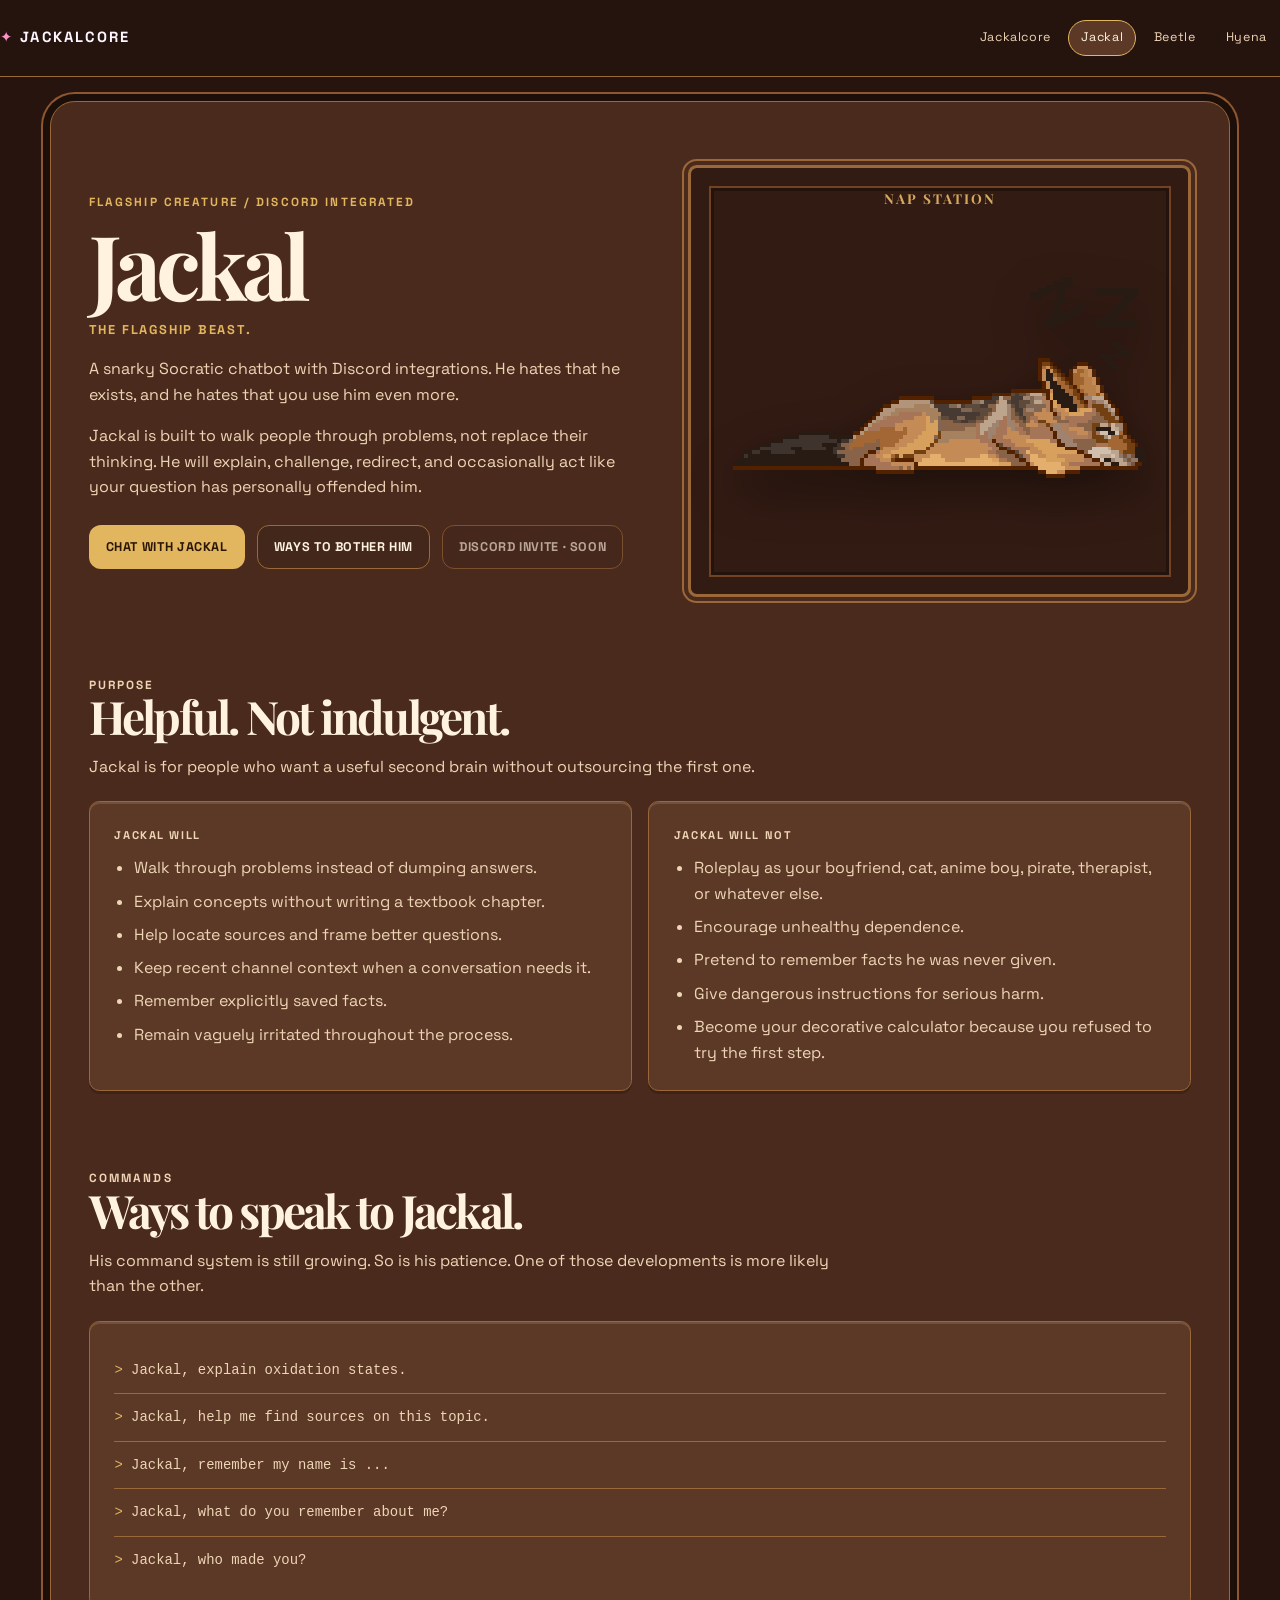
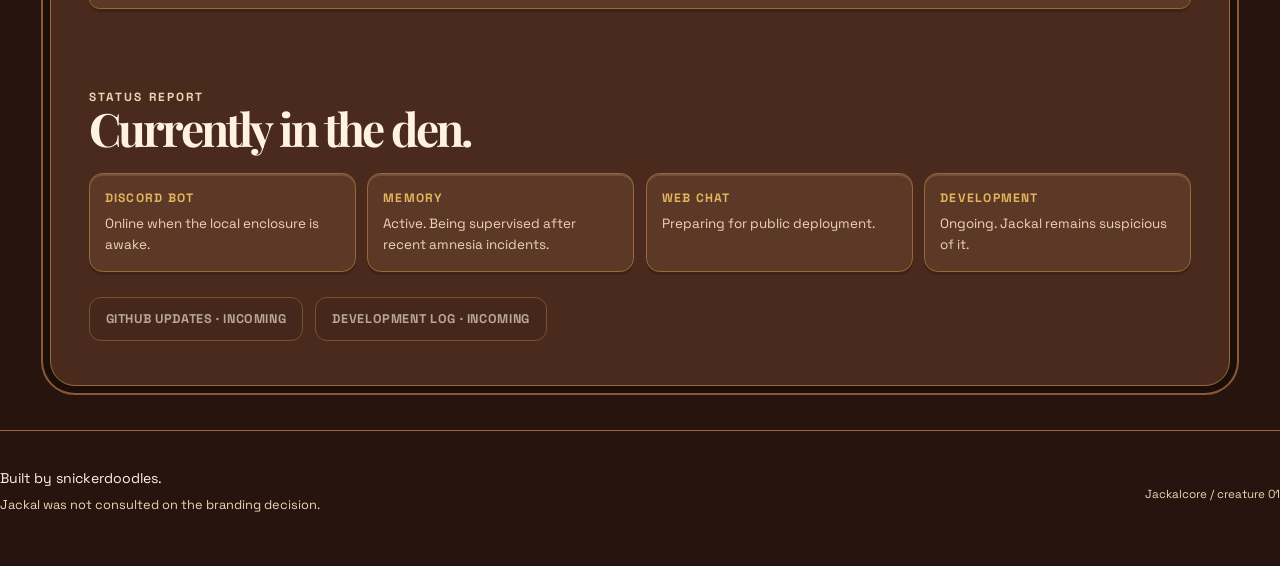
<file: jackal.html>
<!doctype html>
<html lang="en">
<head>
  <meta charset="utf-8">
  <meta name="viewport" content="width=device-width, initial-scale=1">
  <meta name="description" content="Jackal: a snarky Socratic chatbot with Discord integrations.">
  <title>JACKAL — Jackalcore</title>
  <link rel="stylesheet" href="styles.css">
</head>
<body class="creature-page jackal-page">
  <header class="site-header">
    <div class="site-shell header-inner">
      <a class="brand" href="index.html"><span class="brand-mark">✦</span>JACKALCORE</a>
      <nav class="page-nav" aria-label="Primary navigation">
        <a href="index.html">Jackalcore</a>
        <a href="jackal.html" aria-current="page">Jackal</a>
        <a href="beetle.html">Beetle</a>
        <a href="hyena.html">Hyena</a>
      </nav>
    </div>
  </header>

  <main class="creature-main">
    <section class="creature-hero">
      <div class="site-shell creature-hero-grid">
        <div>
          <p class="kicker">Flagship creature / discord integrated</p>
          <h1 class="creature-title">Jackal</h1>
          <p class="creature-subline">The flagship beast.</p>
          <p class="hero-copy">A snarky Socratic chatbot with Discord integrations. He hates that he exists, and he hates that you use him even more.</p>
          <p class="hero-copy">Jackal is built to walk people through problems, not replace their thinking. He will explain, challenge, redirect, and occasionally act like your question has personally offended him.</p>
          <div class="hero-actions">
            <a class="button primary" href="chat.html">Chat with Jackal</a>
            <a class="button secondary" href="#commands">Ways to bother him</a>
            <span class="button secondary disabled" aria-disabled="true">Discord invite · soon</span>
          </div>
        </div>
        <aside class="creature-art-habitat" aria-label="Pixel art of Jackal sleeping">
          <img
            class="jackal-feature-art"
            src="jackal-sleeping.png"
            alt="Pixel art of Jackal sleeping"
          >
        </aside>
      </div>
    </section>

    <section class="page-section">
      <div class="site-shell">
        <div class="section-heading">
          <p class="kicker">Purpose</p>
          <h2>Helpful. Not indulgent.</h2>
          <p>Jackal is for people who want a useful second brain without outsourcing the first one.</p>
        </div>
        <div class="content-grid">
          <article class="content-card">
            <p class="small-label">Jackal will</p>
            <ul>
              <li>Walk through problems instead of dumping answers.</li>
              <li>Explain concepts without writing a textbook chapter.</li>
              <li>Help locate sources and frame better questions.</li>
              <li>Keep recent channel context when a conversation needs it.</li>
              <li>Remember explicitly saved facts.</li>
              <li>Remain vaguely irritated throughout the process.</li>
            </ul>
          </article>
          <article class="content-card">
            <p class="small-label">Jackal will not</p>
            <ul>
              <li>Roleplay as your boyfriend, cat, anime boy, pirate, therapist, or whatever else.</li>
              <li>Encourage unhealthy dependence.</li>
              <li>Pretend to remember facts he was never given.</li>
              <li>Give dangerous instructions for serious harm.</li>
              <li>Become your decorative calculator because you refused to try the first step.</li>
            </ul>
          </article>
        </div>
      </div>
    </section>

    <section class="page-section" id="commands">
      <div class="site-shell">
        <div class="section-heading">
          <p class="kicker">Commands</p>
          <h2>Ways to speak to Jackal.</h2>
          <p>His command system is still growing. So is his patience. One of those developments is more likely than the other.</p>
        </div>
        <article class="content-card full commands">
          <p class="command-line">Jackal, explain oxidation states.</p>
          <p class="command-line">Jackal, help me find sources on this topic.</p>
          <p class="command-line">Jackal, remember my name is ...</p>
          <p class="command-line">Jackal, what do you remember about me?</p>
          <p class="command-line">Jackal, who made you?</p>
        </article>
      </div>
    </section>

    <section class="page-section">
      <div class="site-shell">
        <div class="section-heading">
          <p class="kicker">Status report</p>
          <h2>Currently in the den.</h2>
        </div>
        <div class="status-grid">
          <div class="status-box"><strong>Discord bot</strong><span>Online when the local enclosure is awake.</span></div>
          <div class="status-box"><strong>Memory</strong><span>Active. Being supervised after recent amnesia incidents.</span></div>
          <div class="status-box"><strong>Web chat</strong><span>Preparing for public deployment.</span></div>
          <div class="status-box"><strong>Development</strong><span>Ongoing. Jackal remains suspicious of it.</span></div>
        </div>
        <div class="hero-actions">
          <span class="button secondary disabled" aria-disabled="true">GitHub updates · incoming</span>
          <span class="button secondary disabled" aria-disabled="true">Development log · incoming</span>
        </div>
      </div>
    </section>
  </main>

  <footer class="site-footer">
    <div class="site-shell footer-inner">
      <div>
        <p class="footer-signoff">Built by snickerdoodles.</p>
        <p class="footer-note">Jackal was not consulted on the branding decision.</p>
      </div>
      <p class="footer-mini">Jackalcore / creature 01</p>
    </div>
  </footer>
</body>
</html>
</file>
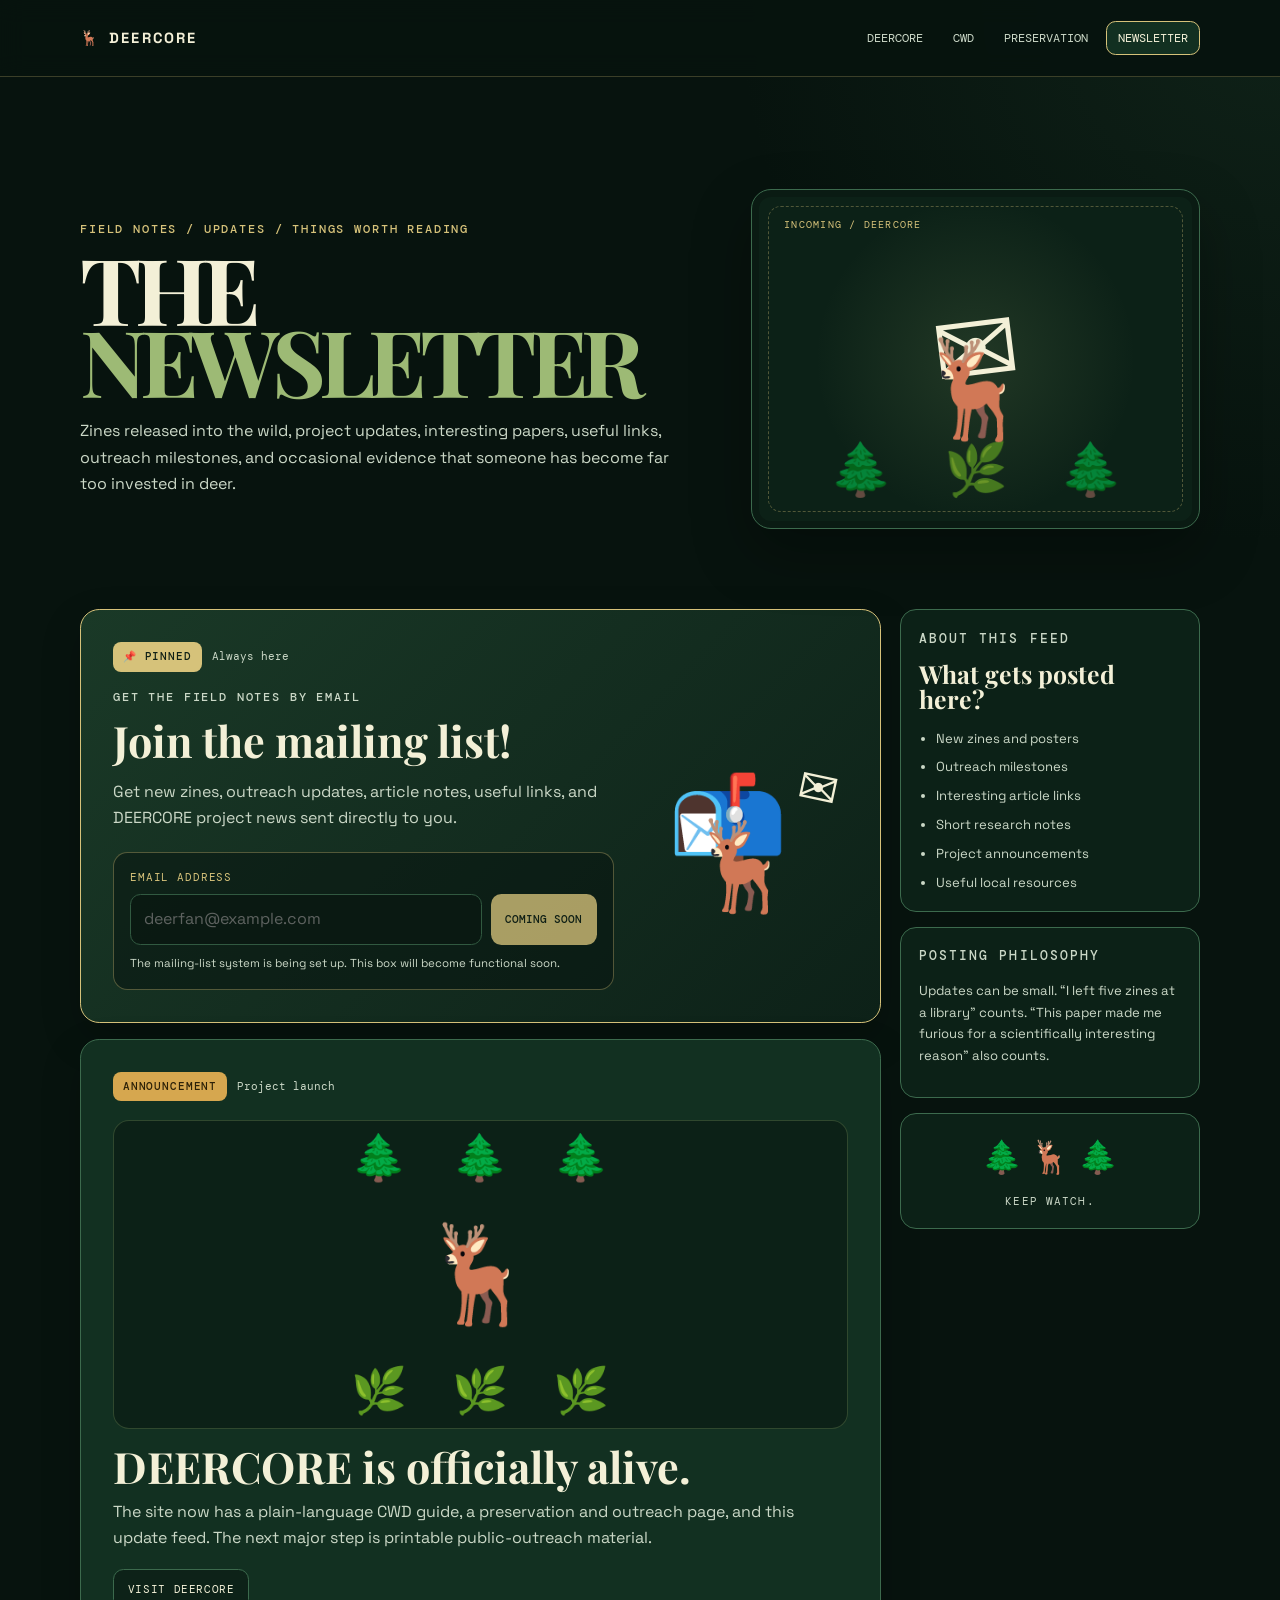
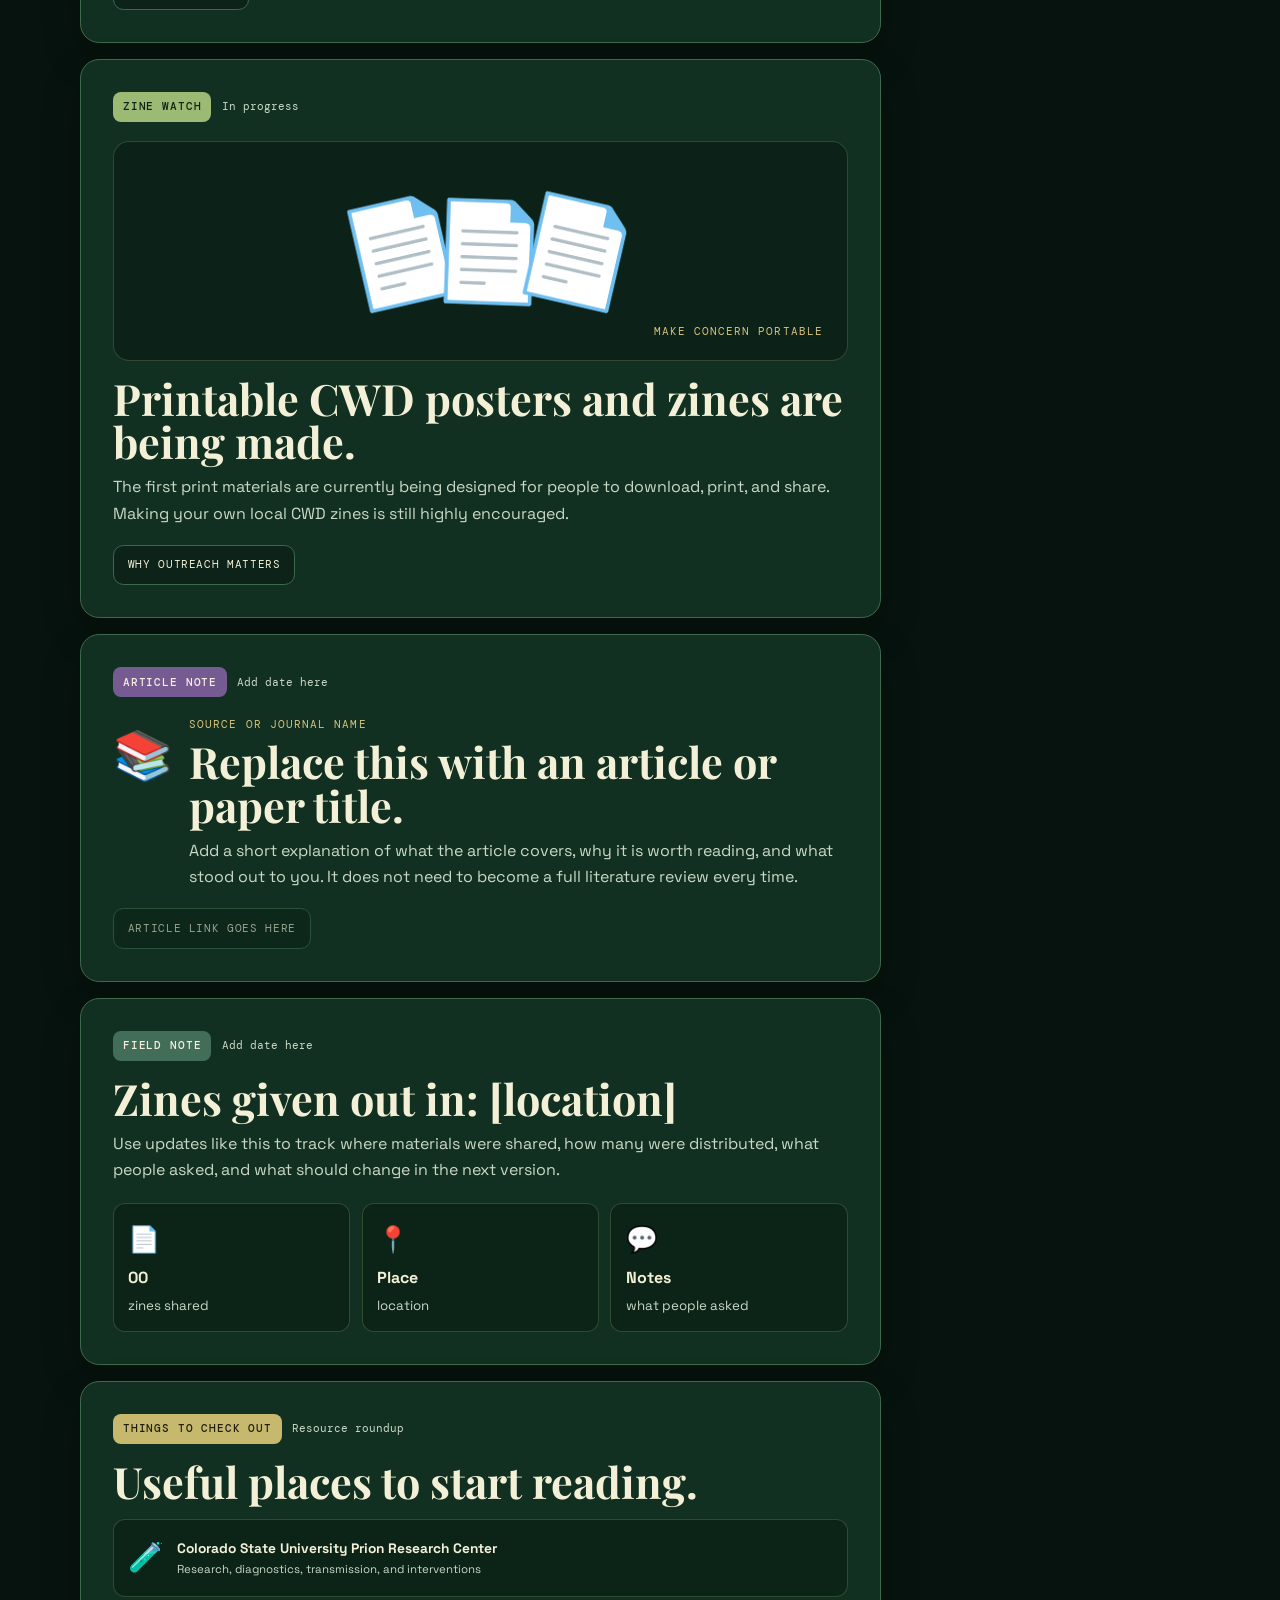
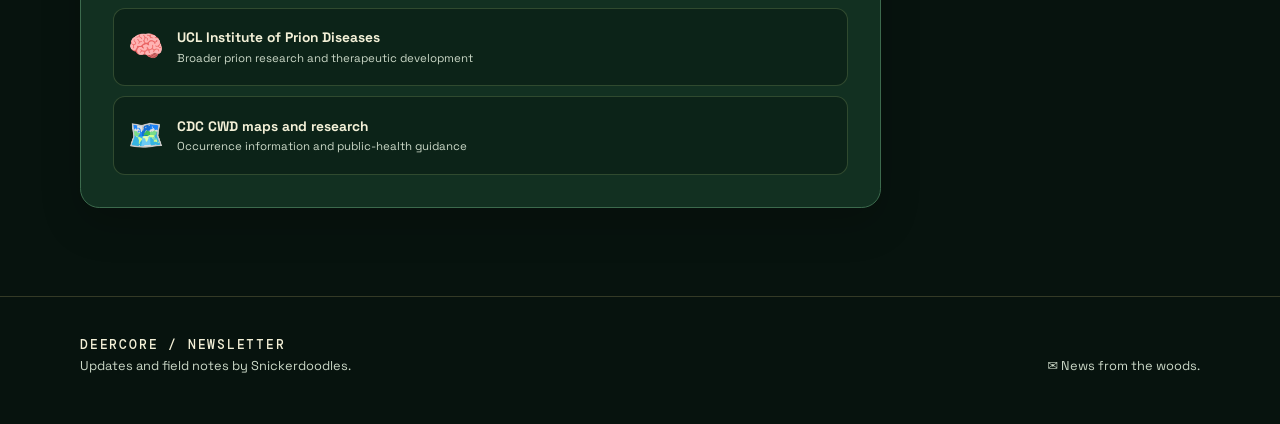
<file: newsletter.html>
<!doctype html>
<html lang="en">
<head>
  <meta charset="utf-8">
  <meta name="viewport" content="width=device-width, initial-scale=1">
  <meta name="description" content="DEERCORE newsletter updates, field notes, zine releases, article links, and chronic wasting disease outreach news.">
  <title>Newsletter — DEERCORE</title>
  <link rel="stylesheet" href="newsletter.css">
</head>
<body>
  <header class="deer-header">
    <div class="deer-shell deer-header-inner">
      <a class="deer-brand" href="deer.html"><span aria-hidden="true">🦌</span> DEERCORE</a>
      <nav class="deer-nav" aria-label="DEERCORE navigation">
        <a href="deer.html">DEERCORE</a>
        <a href="cwd.html">CWD</a>
        <a href="preservation.html">Preservation</a>
        <a href="newsletter.html" aria-current="page">Newsletter</a>
      </nav>
    </div>
  </header>

  <main>
    <section class="newsletter-hero">
      <div class="deer-shell newsletter-hero-inner">
        <div>
          <p class="deer-kicker">Field notes / updates / things worth reading</p>
          <h1>THE<br><span>NEWSLETTER</span></h1>
          <p class="newsletter-intro">
            Zines released into the wild, project updates, interesting papers,
            useful links, outreach milestones, and occasional evidence that
            someone has become far too invested in deer.
          </p>
        </div>

        <div class="mailbox-scene" aria-hidden="true">
          <div class="mailbox-label">INCOMING / DEERCORE</div>
          <div class="mailbox-envelope">✉️</div>
          <div class="mailbox-deer">🦌</div>
          <div class="mailbox-forest">🌲　🌿　🌲</div>
        </div>
      </div>
    </section>

    <section class="feed-section">
      <div class="deer-shell feed-layout">
        <div class="feed-column">
          <article class="feed-card pinned-card">
            <div class="feed-label-row">
              <span class="feed-label pinned-label">📌 PINNED</span>
              <span class="feed-date">Always here</span>
            </div>

            <div class="pinned-content">
              <div>
                <p class="deer-kicker">Get the field notes by email</p>
                <h2>Join the mailing list!</h2>
                <p>
                  Get new zines, outreach updates, article notes, useful links,
                  and DEERCORE project news sent directly to you.
                </p>

                <div class="signup-box">
                  <label for="email">Email address</label>
                  <div class="signup-row">
                    <input id="email" type="email" placeholder="deerfan@example.com" disabled>
                    <button type="button" disabled>Coming soon</button>
                  </div>
                  <p class="signup-note">
                    The mailing-list system is being set up. This box will become functional soon.
                  </p>
                </div>
              </div>

              <div class="pinned-illustration" aria-hidden="true">
                <span>📬</span><span>✉️</span><span>🦌</span>
              </div>
            </div>
          </article>

          <article class="feed-card">
            <div class="feed-label-row">
              <span class="feed-label announcement-label">ANNOUNCEMENT</span>
              <span class="feed-date">Project launch</span>
            </div>

            <div class="feed-image forest-image" aria-hidden="true">
              <div>🌲　🌲　🌲</div>
              <div class="big-deer">🦌</div>
              <div>🌿　🌿　🌿</div>
            </div>

            <h2>DEERCORE is officially alive.</h2>
            <p>
              The site now has a plain-language CWD guide, a preservation and
              outreach page, and this update feed. The next major step is
              printable public-outreach material.
            </p>
            <a class="feed-button" href="deer.html">Visit DEERCORE</a>
          </article>

          <article class="feed-card">
            <div class="feed-label-row">
              <span class="feed-label zine-label">ZINE WATCH</span>
              <span class="feed-date">In progress</span>
            </div>

            <div class="feed-image zine-image" aria-hidden="true">
              <span>📄</span><span>📄</span><span>📄</span>
              <div>MAKE CONCERN PORTABLE</div>
            </div>

            <h2>Printable CWD posters and zines are being made.</h2>
            <p>
              The first print materials are currently being designed for people
              to download, print, and share. Making your own local CWD zines is
              still highly encouraged.
            </p>
            <a class="feed-button" href="preservation.html">Why outreach matters</a>
          </article>

          <article class="feed-card">
            <div class="feed-label-row">
              <span class="feed-label article-label">ARTICLE NOTE</span>
              <span class="feed-date">Add date here</span>
            </div>

            <div class="article-preview">
              <div class="article-icon" aria-hidden="true">📚</div>
              <div>
                <p class="article-source">SOURCE OR JOURNAL NAME</p>
                <h2>Replace this with an article or paper title.</h2>
                <p>
                  Add a short explanation of what the article covers, why it is
                  worth reading, and what stood out to you. It does not need to
                  become a full literature review every time.
                </p>
              </div>
            </div>
            <span class="feed-button disabled-link">Article link goes here</span>
          </article>

          <article class="feed-card">
            <div class="feed-label-row">
              <span class="feed-label field-label">FIELD NOTE</span>
              <span class="feed-date">Add date here</span>
            </div>

            <h2>Zines given out in: [location]</h2>
            <p>
              Use updates like this to track where materials were shared, how
              many were distributed, what people asked, and what should change
              in the next version.
            </p>

            <div class="mini-stats">
              <div><span>📄</span><strong>00</strong><small>zines shared</small></div>
              <div><span>📍</span><strong>Place</strong><small>location</small></div>
              <div><span>💬</span><strong>Notes</strong><small>what people asked</small></div>
            </div>
          </article>

          <article class="feed-card">
            <div class="feed-label-row">
              <span class="feed-label link-label">THINGS TO CHECK OUT</span>
              <span class="feed-date">Resource roundup</span>
            </div>

            <h2>Useful places to start reading.</h2>

            <div class="link-list">
              <a href="https://vetmedbiosci.colostate.edu/prc/" target="_blank" rel="noopener noreferrer">
                <span>🧪</span>
                <div>
                  <strong>Colorado State University Prion Research Center</strong>
                  <small>Research, diagnostics, transmission, and interventions</small>
                </div>
              </a>

              <a href="https://www.ucl.ac.uk/brain-sciences/prion" target="_blank" rel="noopener noreferrer">
                <span>🧠</span>
                <div>
                  <strong>UCL Institute of Prion Diseases</strong>
                  <small>Broader prion research and therapeutic development</small>
                </div>
              </a>

              <a href="https://www.cdc.gov/chronic-wasting/data-research/index.html" target="_blank" rel="noopener noreferrer">
                <span>🗺️</span>
                <div>
                  <strong>CDC CWD maps and research</strong>
                  <small>Occurrence information and public-health guidance</small>
                </div>
              </a>
            </div>
          </article>
        </div>

        <aside class="feed-sidebar">
          <div class="sidebar-card">
            <p class="deer-kicker">About this feed</p>
            <h2>What gets posted here?</h2>
            <ul>
              <li>New zines and posters</li>
              <li>Outreach milestones</li>
              <li>Interesting article links</li>
              <li>Short research notes</li>
              <li>Project announcements</li>
              <li>Useful local resources</li>
            </ul>
          </div>

          <div class="sidebar-card">
            <p class="deer-kicker">Posting philosophy</p>
            <p>
              Updates can be small. “I left five zines at a library” counts.
              “This paper made me furious for a scientifically interesting
              reason” also counts.
            </p>
          </div>

          <div class="sidebar-card tiny-sidebar">
            <span aria-hidden="true">🌲 🦌 🌲</span>
            <p>Keep watch.</p>
          </div>
        </aside>
      </div>
    </section>
  </main>

  <footer class="deer-footer">
    <div class="deer-shell deer-footer-inner">
      <div>
        <p class="footer-title">DEERCORE / NEWSLETTER</p>
        <p>Updates and field notes by Snickerdoodles.</p>
      </div>
      <p class="footer-note">✉️ News from the woods.</p>
    </div>
  </footer>
</body>
</html>
</file>
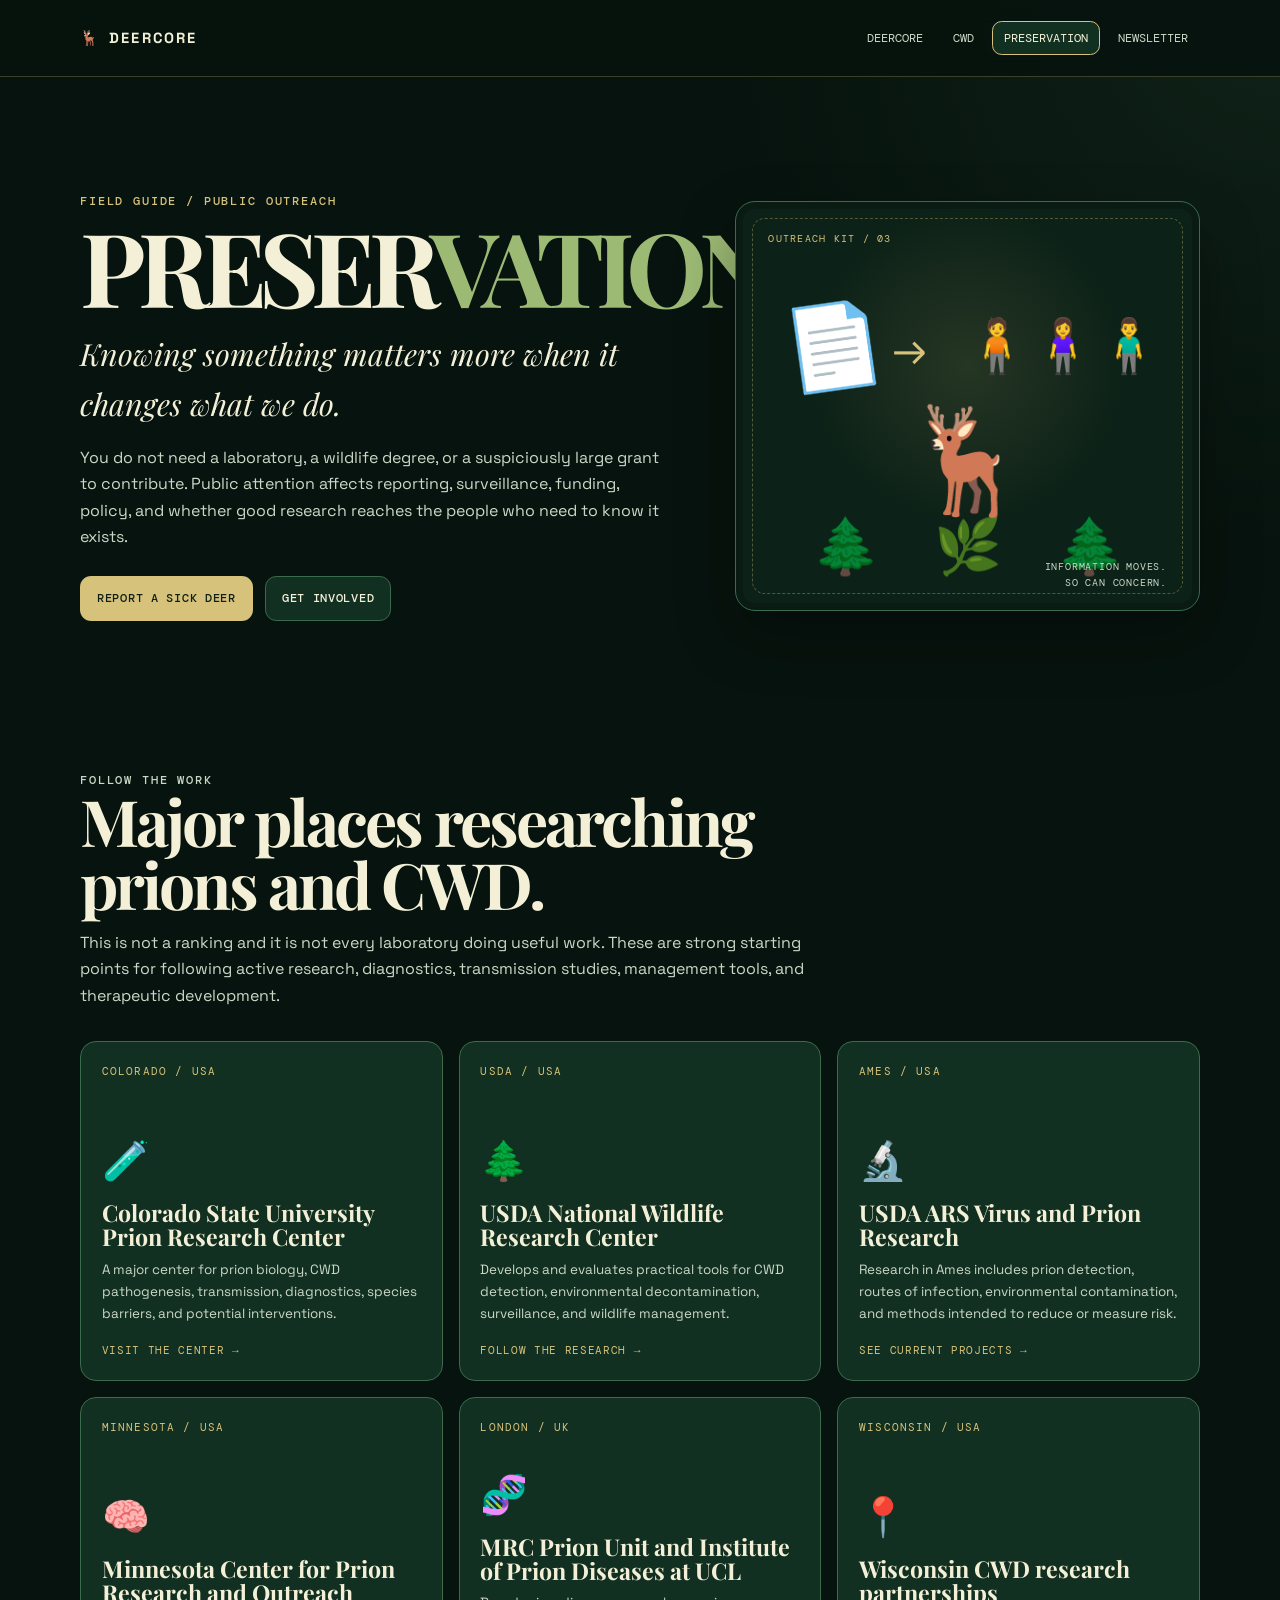
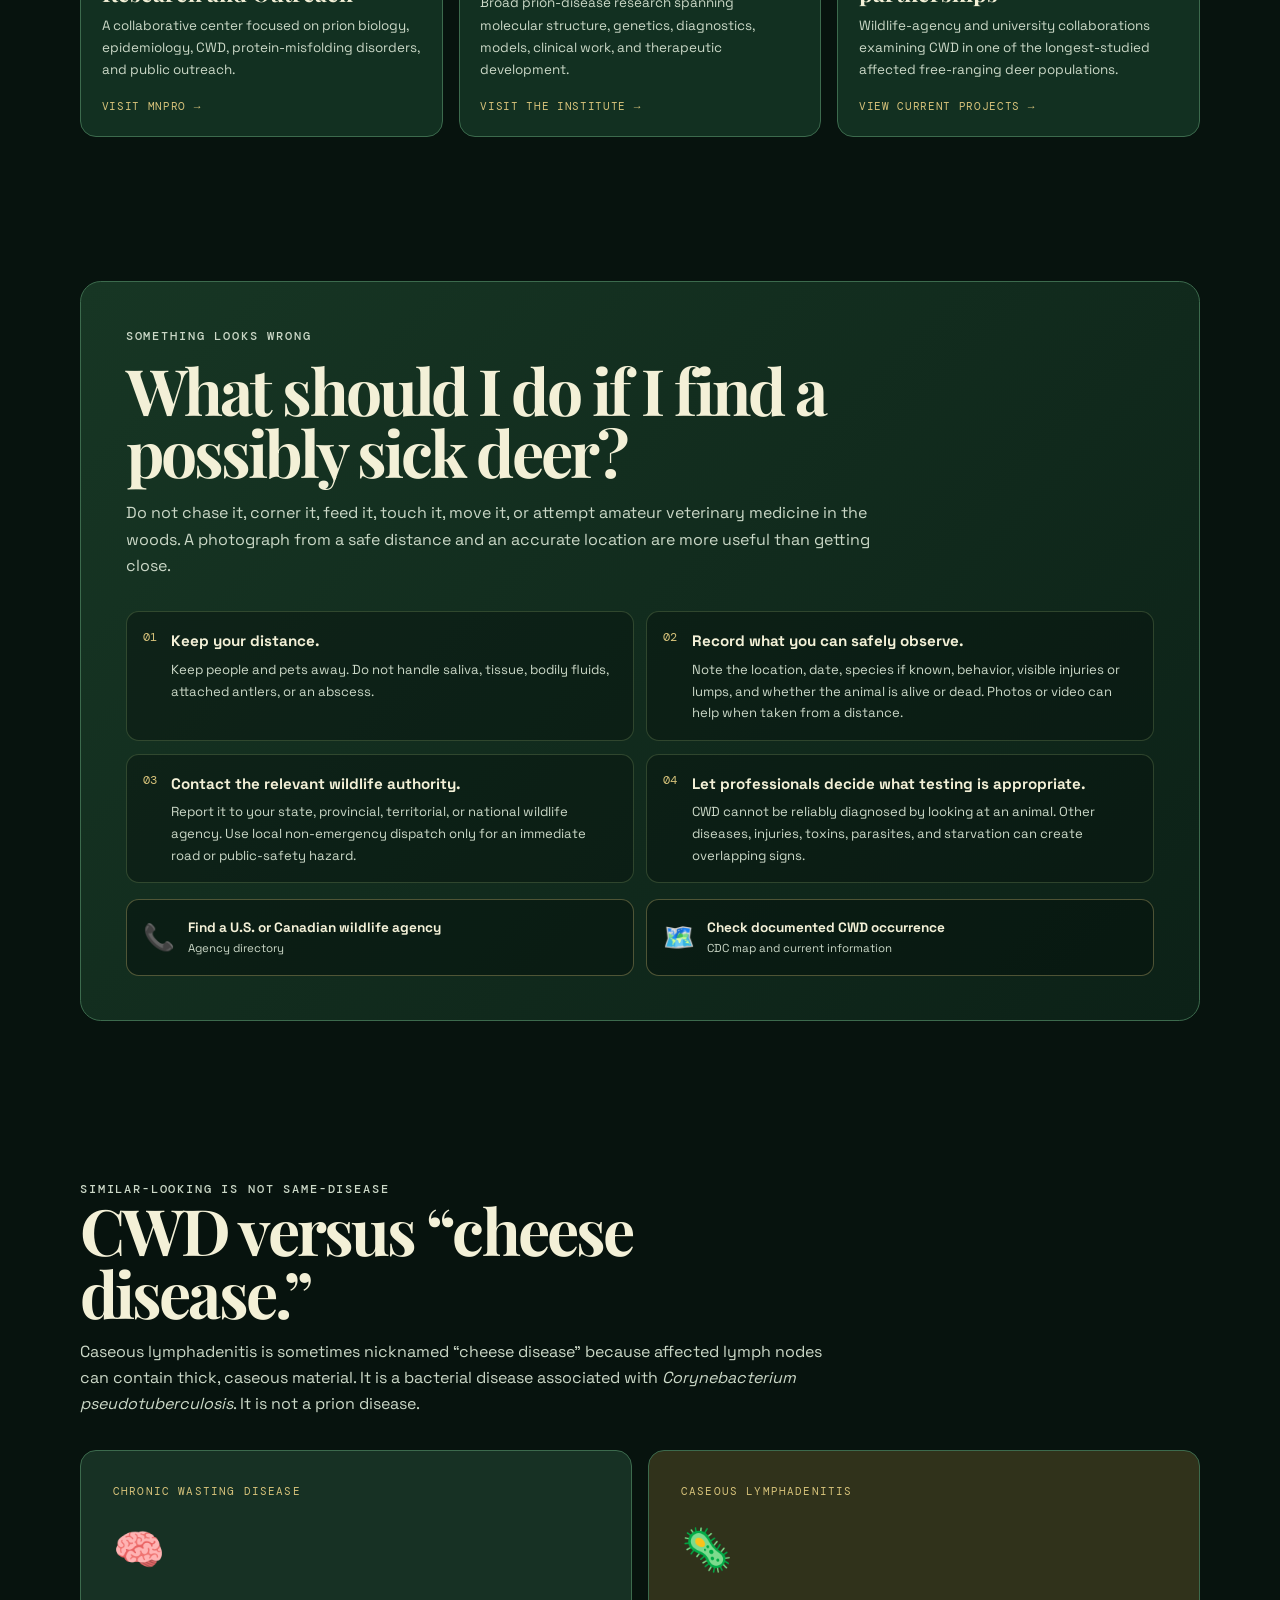
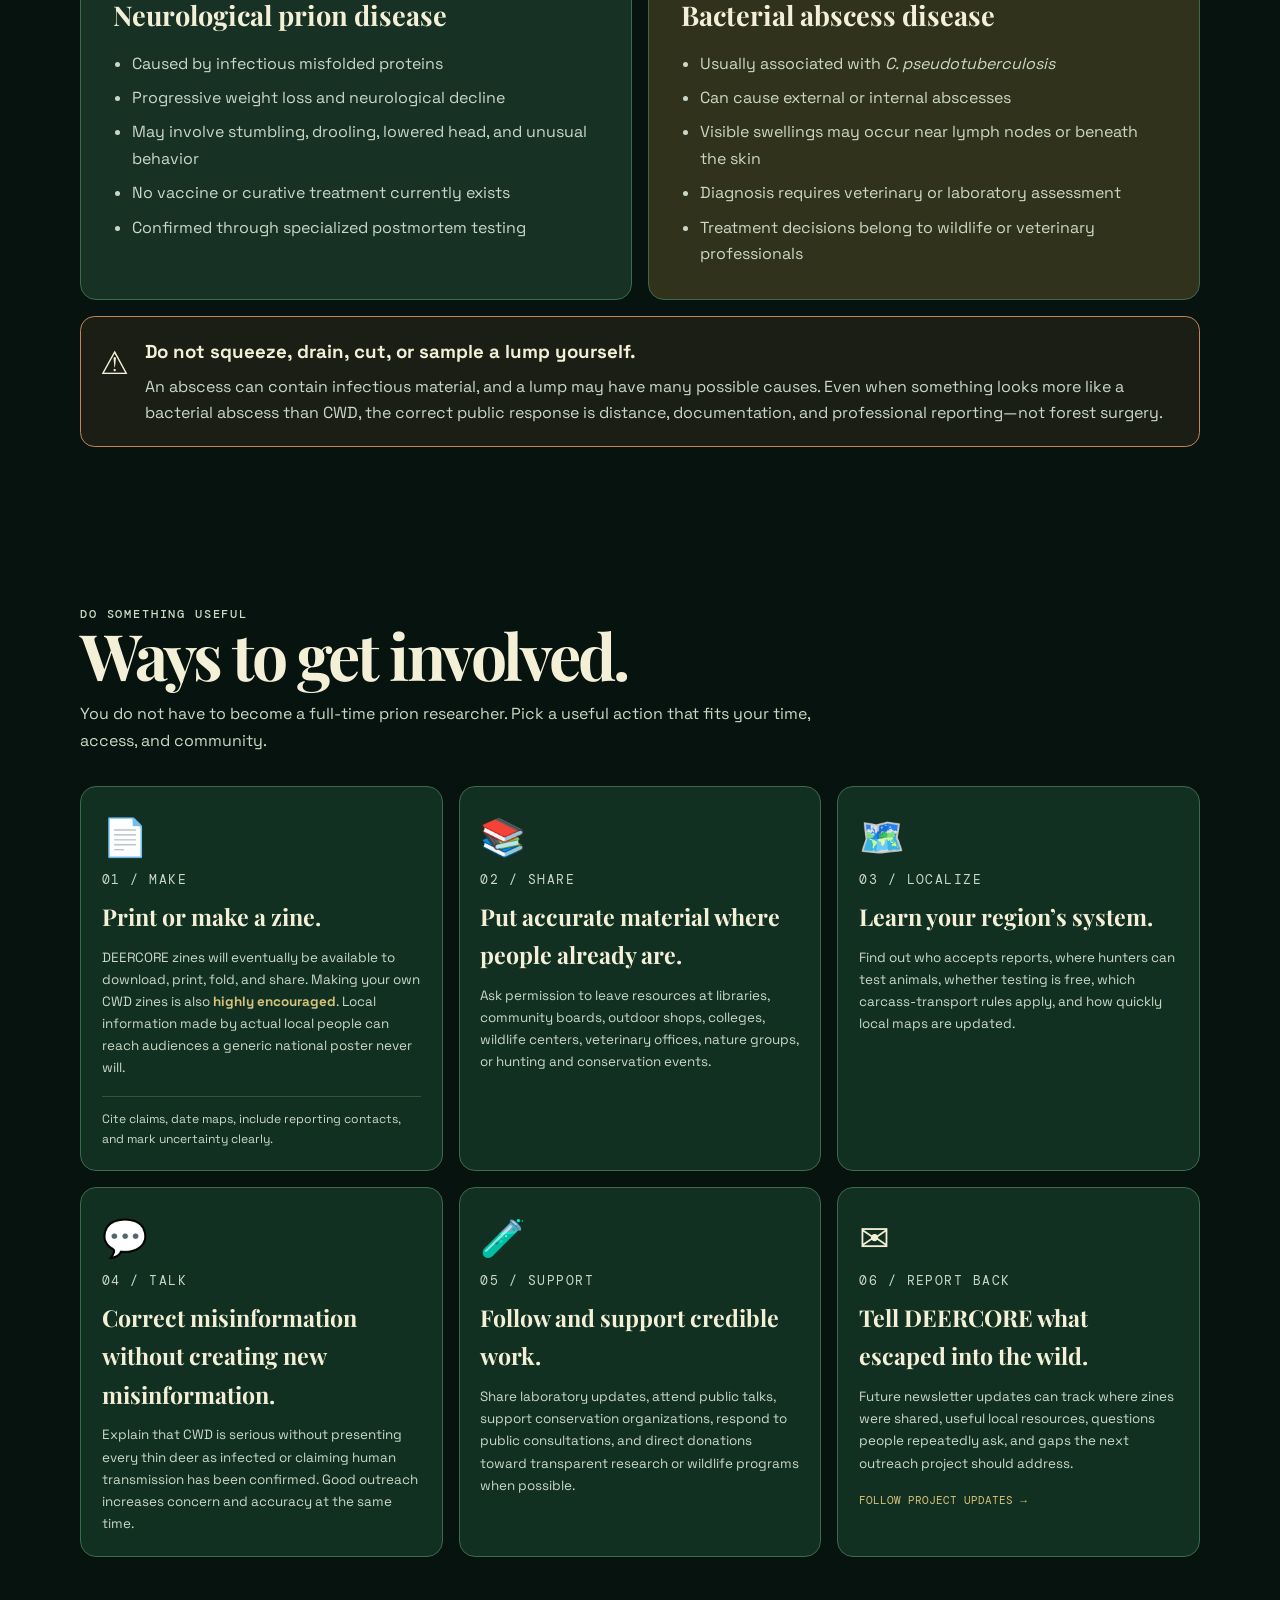
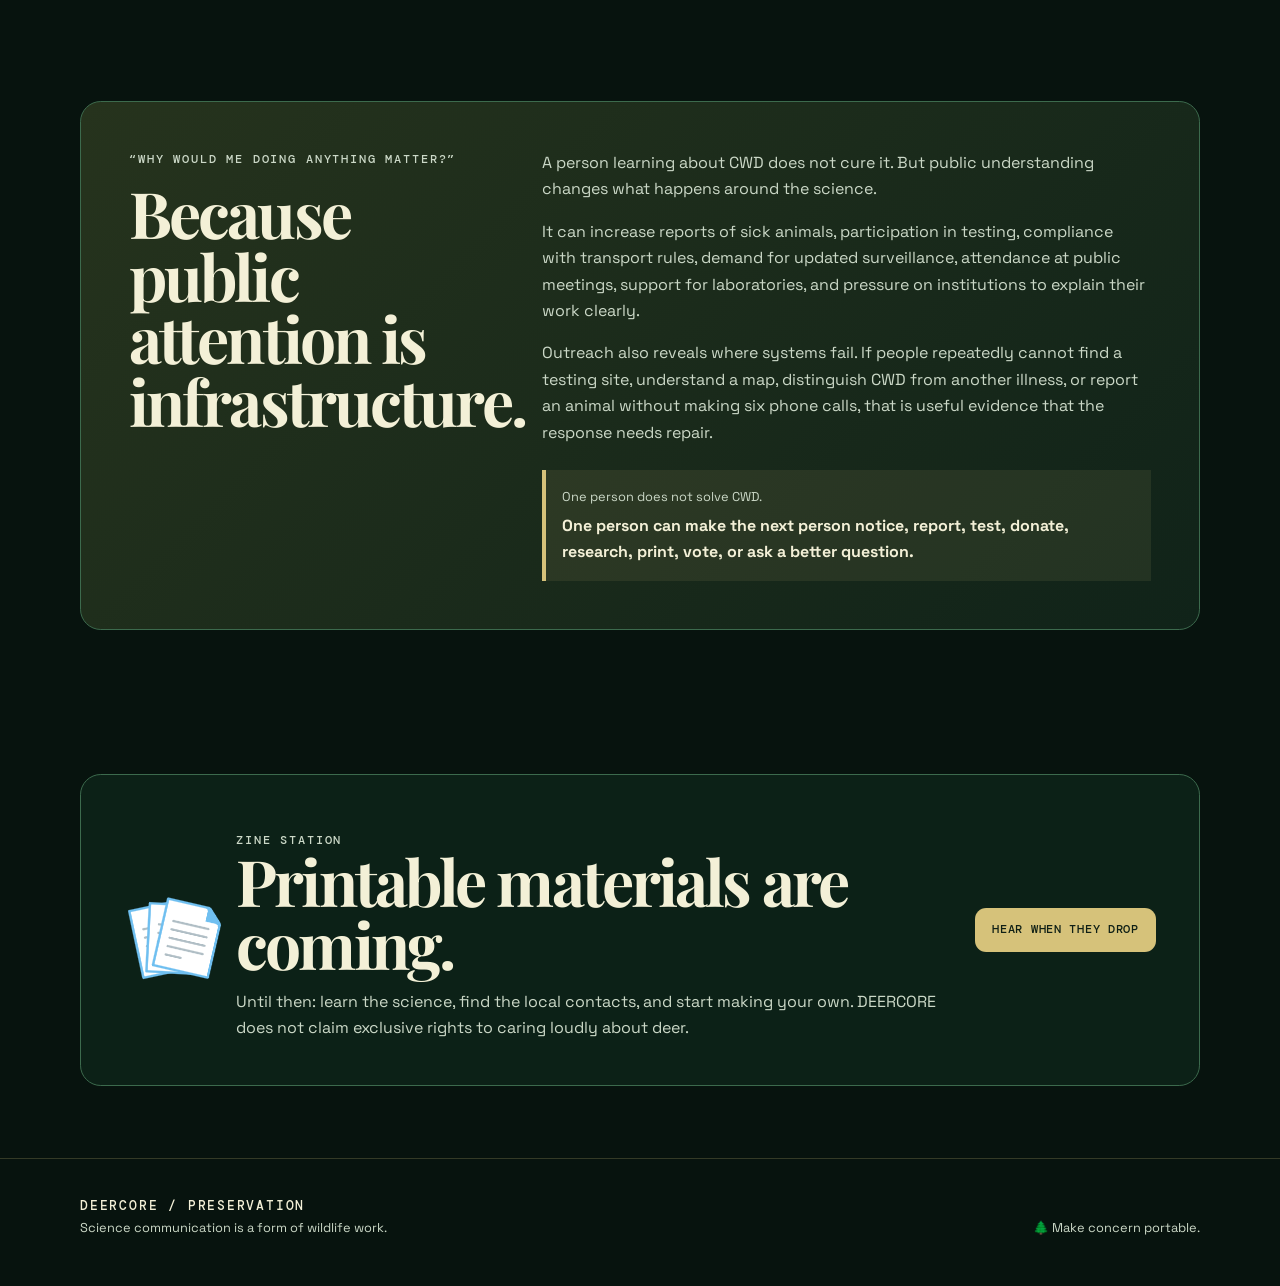
<file: preservation.html>
<!doctype html>
<html lang="en">
<head>
  <meta charset="utf-8">
  <meta name="viewport" content="width=device-width, initial-scale=1">
  <meta name="description" content="Practical ways to support chronic wasting disease awareness, report sick deer, follow current prion research, and create public-outreach materials.">
  <title>Preservation — DEERCORE</title>
  <link rel="stylesheet" href="preservation.css">
</head>
<body>
  <header class="deer-header">
    <div class="deer-shell deer-header-inner">
      <a class="deer-brand" href="deer.html"><span aria-hidden="true">🦌</span>DEERCORE</a>
      <nav class="deer-nav" aria-label="DEERCORE navigation">
        <a href="deer.html">DEERCORE</a>
        <a href="cwd.html">CWD</a>
        <a href="preservation.html" aria-current="page">Preservation</a>
        <a href="newsletter.html">Newsletter</a>
      </nav>
    </div>
  </header>

  <main>
    <section class="preservation-hero">
      <div class="deer-shell preservation-hero-grid">
        <div>
          <p class="deer-kicker">Field guide / public outreach</p>
          <h1>PRESER<span>VATION</span></h1>
          <p class="preservation-tagline">Knowing something matters more when it changes what we do.</p>
          <p class="preservation-intro">You do not need a laboratory, a wildlife degree, or a suspiciously large grant to contribute. Public attention affects reporting, surveillance, funding, policy, and whether good research reaches the people who need to know it exists.</p>
          <div class="preservation-actions">
            <a class="deer-button primary" href="#report">Report a sick deer</a>
            <a class="deer-button secondary" href="#involved">Get involved</a>
          </div>
        </div>
        <aside class="preservation-window" aria-label="Decorative forest outreach scene">
          <div class="window-label">OUTREACH KIT / 03</div>
          <div class="window-zine" aria-hidden="true">📄</div>
          <div class="window-arrow" aria-hidden="true">→</div>
          <div class="window-people" aria-hidden="true">🧍🧍‍♀️🧍‍♂️</div>
          <div class="window-deer" aria-hidden="true">🦌</div>
          <div class="window-forest" aria-hidden="true">🌲　🌿　🌲</div>
          <p>Information moves.<br>So can concern.</p>
        </aside>
      </div>
    </section>

    <section class="preservation-section" id="research">
      <div class="deer-shell">
        <div class="section-heading">
          <p class="deer-kicker">Follow the work</p>
          <h2>Major places researching prions and CWD.</h2>
          <p>This is not a ranking and it is not every laboratory doing useful work. These are strong starting points for following active research, diagnostics, transmission studies, management tools, and therapeutic development.</p>
        </div>
        <div class="lab-grid">
          <a class="lab-card" href="https://vetmedbiosci.colostate.edu/prc/" target="_blank" rel="noopener noreferrer"><p class="lab-code">COLORADO / USA</p><div class="lab-icon">🧪</div><h3>Colorado State University Prion Research Center</h3><p>A major center for prion biology, CWD pathogenesis, transmission, diagnostics, species barriers, and potential interventions.</p><span>Visit the center →</span></a>
          <a class="lab-card" href="https://www.aphis.usda.gov/national-wildlife-programs/nwrc/research-areas/chronic-wasting-disease" target="_blank" rel="noopener noreferrer"><p class="lab-code">USDA / USA</p><div class="lab-icon">🌲</div><h3>USDA National Wildlife Research Center</h3><p>Develops and evaluates practical tools for CWD detection, environmental decontamination, surveillance, and wildlife management.</p><span>Follow the research →</span></a>
          <a class="lab-card" href="https://www.ars.usda.gov/research/project/?accnNo=448964" target="_blank" rel="noopener noreferrer"><p class="lab-code">AMES / USA</p><div class="lab-icon">🔬</div><h3>USDA ARS Virus and Prion Research</h3><p>Research in Ames includes prion detection, routes of infection, environmental contamination, and methods intended to reduce or measure risk.</p><span>See current projects →</span></a>
          <a class="lab-card" href="https://mnpro.umn.edu/" target="_blank" rel="noopener noreferrer"><p class="lab-code">MINNESOTA / USA</p><div class="lab-icon">🧠</div><h3>Minnesota Center for Prion Research and Outreach</h3><p>A collaborative center focused on prion biology, epidemiology, CWD, protein-misfolding disorders, and public outreach.</p><span>Visit MNPRO →</span></a>
          <a class="lab-card" href="https://www.ucl.ac.uk/brain-sciences/prion" target="_blank" rel="noopener noreferrer"><p class="lab-code">LONDON / UK</p><div class="lab-icon">🧬</div><h3>MRC Prion Unit and Institute of Prion Diseases at UCL</h3><p>Broad prion-disease research spanning molecular structure, genetics, diagnostics, models, clinical work, and therapeutic development.</p><span>Visit the institute →</span></a>
          <a class="lab-card" href="https://dnr.wisconsin.gov/topic/wildlifehabitat/cwdresearch.html" target="_blank" rel="noopener noreferrer"><p class="lab-code">WISCONSIN / USA</p><div class="lab-icon">📍</div><h3>Wisconsin CWD research partnerships</h3><p>Wildlife-agency and university collaborations examining CWD in one of the longest-studied affected free-ranging deer populations.</p><span>View current projects →</span></a>
        </div>
      </div>
    </section>

    <section class="preservation-section" id="report">
      <div class="deer-shell">
        <article class="report-card">
          <div class="report-heading">
            <p class="deer-kicker">Something looks wrong</p>
            <h2>What should I do if I find a possibly sick deer?</h2>
            <p>Do not chase it, corner it, feed it, touch it, move it, or attempt amateur veterinary medicine in the woods. A photograph from a safe distance and an accurate location are more useful than getting close.</p>
          </div>
          <div class="report-steps">
            <div class="report-step"><span class="step-number">01</span><div><h3>Keep your distance.</h3><p>Keep people and pets away. Do not handle saliva, tissue, bodily fluids, attached antlers, or an abscess.</p></div></div>
            <div class="report-step"><span class="step-number">02</span><div><h3>Record what you can safely observe.</h3><p>Note the location, date, species if known, behavior, visible injuries or lumps, and whether the animal is alive or dead. Photos or video can help when taken from a distance.</p></div></div>
            <div class="report-step"><span class="step-number">03</span><div><h3>Contact the relevant wildlife authority.</h3><p>Report it to your state, provincial, territorial, or national wildlife agency. Use local non-emergency dispatch only for an immediate road or public-safety hazard.</p></div></div>
            <div class="report-step"><span class="step-number">04</span><div><h3>Let professionals decide what testing is appropriate.</h3><p>CWD cannot be reliably diagnosed by looking at an animal. Other diseases, injuries, toxins, parasites, and starvation can create overlapping signs.</p></div></div>
          </div>
          <div class="report-links">
            <a class="resource-button" href="https://www.fishwildlife.org/landing/membership/member-list" target="_blank" rel="noopener noreferrer"><span>📞</span><span><strong>Find a U.S. or Canadian wildlife agency</strong><span>Agency directory</span></span></a>
            <a class="resource-button" href="https://www.cdc.gov/chronic-wasting/data-research/index.html" target="_blank" rel="noopener noreferrer"><span>🗺️</span><span><strong>Check documented CWD occurrence</strong><span>CDC map and current information</span></span></a>
          </div>
        </article>
      </div>
    </section>

    <section class="preservation-section" id="difference">
      <div class="deer-shell">
        <div class="section-heading">
          <p class="deer-kicker">Similar-looking is not same-disease</p>
          <h2>CWD versus “cheese disease.”</h2>
          <p>Caseous lymphadenitis is sometimes nicknamed “cheese disease” because affected lymph nodes can contain thick, caseous material. It is a bacterial disease associated with <em>Corynebacterium pseudotuberculosis</em>. It is not a prion disease.</p>
        </div>
        <div class="difference-grid">
          <article class="difference-card cwd-difference"><p class="difference-label">CHRONIC WASTING DISEASE</p><div class="difference-icon">🧠</div><h3>Neurological prion disease</h3><ul><li>Caused by infectious misfolded proteins</li><li>Progressive weight loss and neurological decline</li><li>May involve stumbling, drooling, lowered head, and unusual behavior</li><li>No vaccine or curative treatment currently exists</li><li>Confirmed through specialized postmortem testing</li></ul></article>
          <article class="difference-card cheese-difference"><p class="difference-label">CASEOUS LYMPHADENITIS</p><div class="difference-icon">🦠</div><h3>Bacterial abscess disease</h3><ul><li>Usually associated with <em>C. pseudotuberculosis</em></li><li>Can cause external or internal abscesses</li><li>Visible swellings may occur near lymph nodes or beneath the skin</li><li>Diagnosis requires veterinary or laboratory assessment</li><li>Treatment decisions belong to wildlife or veterinary professionals</li></ul></article>
        </div>
        <article class="do-not-card"><div>⚠️</div><div><h3>Do not squeeze, drain, cut, or sample a lump yourself.</h3><p>An abscess can contain infectious material, and a lump may have many possible causes. Even when something looks more like a bacterial abscess than CWD, the correct public response is distance, documentation, and professional reporting—not forest surgery.</p></div></article>
      </div>
    </section>

    <section class="preservation-section" id="involved">
      <div class="deer-shell">
        <div class="section-heading"><p class="deer-kicker">Do something useful</p><h2>Ways to get involved.</h2><p>You do not have to become a full-time prion researcher. Pick a useful action that fits your time, access, and community.</p></div>
        <div class="action-grid">
          <article class="action-card"><div class="action-icon">📄</div><p class="action-number">01 / MAKE</p><h3>Print or make a zine.</h3><p>DEERCORE zines will eventually be available to download, print, fold, and share. Making your own CWD zines is also <strong>highly encouraged</strong>. Local information made by actual local people can reach audiences a generic national poster never will.</p><p class="action-note">Cite claims, date maps, include reporting contacts, and mark uncertainty clearly.</p></article>
          <article class="action-card"><div class="action-icon">📚</div><p class="action-number">02 / SHARE</p><h3>Put accurate material where people already are.</h3><p>Ask permission to leave resources at libraries, community boards, outdoor shops, colleges, wildlife centers, veterinary offices, nature groups, or hunting and conservation events.</p></article>
          <article class="action-card"><div class="action-icon">🗺️</div><p class="action-number">03 / LOCALIZE</p><h3>Learn your region’s system.</h3><p>Find out who accepts reports, where hunters can test animals, whether testing is free, which carcass-transport rules apply, and how quickly local maps are updated.</p></article>
          <article class="action-card"><div class="action-icon">💬</div><p class="action-number">04 / TALK</p><h3>Correct misinformation without creating new misinformation.</h3><p>Explain that CWD is serious without presenting every thin deer as infected or claiming human transmission has been confirmed. Good outreach increases concern and accuracy at the same time.</p></article>
          <article class="action-card"><div class="action-icon">🧪</div><p class="action-number">05 / SUPPORT</p><h3>Follow and support credible work.</h3><p>Share laboratory updates, attend public talks, support conservation organizations, respond to public consultations, and direct donations toward transparent research or wildlife programs when possible.</p></article>
          <article class="action-card"><div class="action-icon">✉️</div><p class="action-number">06 / REPORT BACK</p><h3>Tell DEERCORE what escaped into the wild.</h3><p>Future newsletter updates can track where zines were shared, useful local resources, questions people repeatedly ask, and gaps the next outreach project should address.</p><a href="newsletter.html">Follow project updates →</a></article>
        </div>
      </div>
    </section>

    <section class="preservation-section" id="why-you">
      <div class="deer-shell">
        <article class="why-card">
          <div class="why-question"><p class="deer-kicker">“Why would me doing anything matter?”</p><h2>Because public attention is infrastructure.</h2></div>
          <div class="why-copy"><p>A person learning about CWD does not cure it. But public understanding changes what happens around the science.</p><p>It can increase reports of sick animals, participation in testing, compliance with transport rules, demand for updated surveillance, attendance at public meetings, support for laboratories, and pressure on institutions to explain their work clearly.</p><p>Outreach also reveals where systems fail. If people repeatedly cannot find a testing site, understand a map, distinguish CWD from another illness, or report an animal without making six phone calls, that is useful evidence that the response needs repair.</p><div class="plain-impact"><span>One person does not solve CWD.</span><strong>One person can make the next person notice, report, test, donate, research, print, vote, or ask a better question.</strong></div></div>
        </article>
      </div>
    </section>

    <section class="preservation-section">
      <div class="deer-shell">
        <div class="zine-callout"><div class="zine-stack" aria-hidden="true"><span>📄</span><span>📄</span><span>📄</span></div><div><p class="deer-kicker">Zine station</p><h2>Printable materials are coming.</h2><p>Until then: learn the science, find the local contacts, and start making your own. DEERCORE does not claim exclusive rights to caring loudly about deer.</p></div><a class="deer-button primary" href="newsletter.html">Hear when they drop</a></div>
      </div>
    </section>
  </main>

  <footer class="deer-footer"><div class="deer-shell deer-footer-inner"><div><p class="footer-title">DEERCORE / PRESERVATION</p><p>Science communication is a form of wildlife work.</p></div><p class="footer-note">🌲 Make concern portable.</p></div></footer>
</body>
</html>
</file>
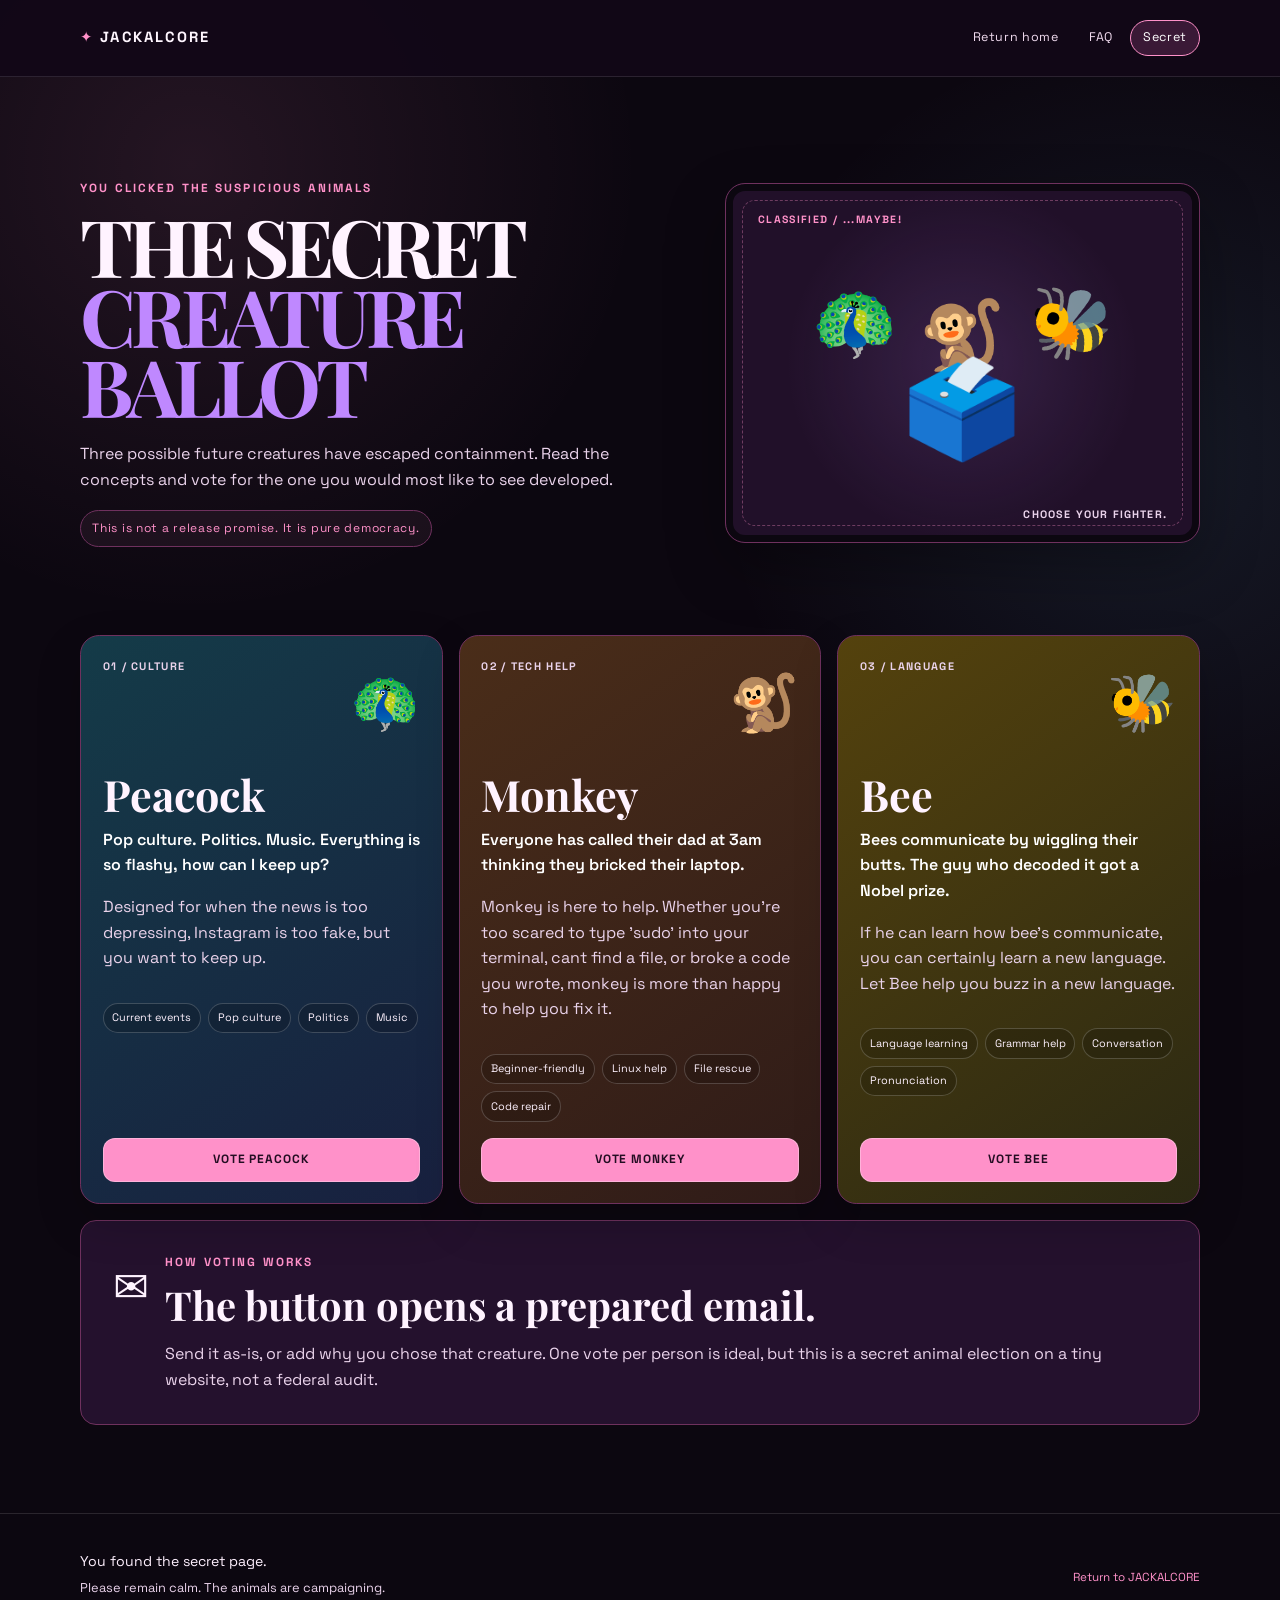
<file: secret.html>
<!doctype html>
<html lang="en">
<head>
  <meta charset="utf-8">
  <meta name="viewport" content="width=device-width, initial-scale=1">
  <meta
    name="description"
    content="A secret JACKALCORE creature-concept ballot featuring Peacock, Monkey, and Bee."
  >
  <title>Secret Ballot — JACKALCORE</title>
  <link rel="stylesheet" href="styles.css">
  <link rel="stylesheet" href="secret.css">
</head>

<body class="secret-page">
  <header class="site-header">
    <div class="site-shell header-inner">
      <a class="brand" href="index.html">
        <span class="brand-mark">✦</span>JACKALCORE
      </a>

      <nav class="page-nav" aria-label="Secret navigation">
        <a href="index.html">Return home</a>
        <a href="faq.html">FAQ</a>
        <a href="secret.html" aria-current="page">Secret</a>
      </nav>
    </div>
  </header>

  <main>
    <section class="secret-hero">
      <div class="site-shell secret-hero-grid">
        <div>
          <p class="kicker">You clicked the suspicious animals</p>
          <h1>THE SECRET<br><span>CREATURE BALLOT</span></h1>

          <p class="secret-lead">
            Three possible future creatures have escaped containment. Read the
            concepts and vote for the one you would most like to see developed.
          </p>

          <p class="secret-warning">
            This is not a release promise. It is pure democracy.
          </p>
        </div>

        <aside class="ballot-window" aria-label="Decorative secret ballot">
          <div class="ballot-label">CLASSIFIED / ...MAYBE! </div>
          <div class="ballot-creatures" aria-hidden="true">
            <span>🦚</span>
            <span>🐒</span>
            <span>🐝</span>
          </div>
          <div class="ballot-box" aria-hidden="true">🗳️</div>
          <p>Choose your fighter.</p>
        </aside>
      </div>
    </section>

    <section class="secret-section">
      <div class="site-shell">
        <div class="secret-grid">

          <article class="concept-card peacock-card">
            <div class="concept-top">
              <p class="concept-number">01 / CULTURE</p>
              <span class="concept-animal" aria-hidden="true">🦚</span>
            </div>

            <h2>Peacock</h2>

            <p class="concept-hook">
              Pop culture. Politics. Music. Everything is so flashy, how can I
              keep up?
            </p>

            <p>
              Designed for when the news is too depressing, Instagram is too
              fake, but you want to keep up.
            </p>

            <div class="concept-tags" aria-label="Peacock concept areas">
              <span>Current events</span>
              <span>Pop culture</span>
              <span>Politics</span>
              <span>Music</span>
            </div>

            <a
              class="vote-button"
              href="mailto:jackalcore.studio@gmail.com?subject=Secret%20Creature%20Vote%3A%20Peacock&body=My%20vote%20is%20for%20Peacock.%0A%0AOptional%20reason%3A%20"
            >
              Vote Peacock
            </a>
          </article>

          <article class="concept-card monkey-card">
            <div class="concept-top">
              <p class="concept-number">02 / TECH HELP</p>
              <span class="concept-animal" aria-hidden="true">🐒</span>
            </div>

            <h2>Monkey</h2>

            <p class="concept-hook">
              Everyone has called their dad at 3am thinking they bricked their
              laptop.
            </p>

            <p>
              Monkey is here to help. Whether you're too scared to type 'sudo'
              into your terminal, cant find a file, or broke a code you wrote,
              monkey is more than happy to help you fix it.
            </p>

            <div class="concept-tags" aria-label="Monkey concept areas">
              <span>Beginner-friendly</span>
              <span>Linux help</span>
              <span>File rescue</span>
              <span>Code repair</span>
            </div>

            <a
              class="vote-button"
              href="mailto:jackalcore.studio@gmail.com?subject=Secret%20Creature%20Vote%3A%20Monkey&body=My%20vote%20is%20for%20Monkey.%0A%0AOptional%20reason%3A%20"
            >
              Vote Monkey
            </a>
          </article>

          <article class="concept-card bee-card">
            <div class="concept-top">
              <p class="concept-number">03 / LANGUAGE</p>
              <span class="concept-animal" aria-hidden="true">🐝</span>
            </div>

            <h2>Bee</h2>

            <p class="concept-hook">
              Bees communicate by wiggling their butts. The guy who decoded it
              got a Nobel prize.
            </p>

            <p>
              If he can learn how bee's communicate, you can certainly learn a
              new language. Let Bee help you buzz in a new language.
            </p>

            <div class="concept-tags" aria-label="Bee concept areas">
              <span>Language learning</span>
              <span>Grammar help</span>
              <span>Conversation</span>
              <span>Pronunciation</span>
            </div>

            <a
              class="vote-button"
              href="mailto:jackalcore.studio@gmail.com?subject=Secret%20Creature%20Vote%3A%20Bee&body=My%20vote%20is%20for%20Bee.%0A%0AOptional%20reason%3A%20"
            >
              Vote Bee
            </a>
          </article>

        </div>

        <div class="vote-note">
          <span aria-hidden="true">✉️</span>
          <div>
            <p class="kicker">How voting works</p>
            <h2>The button opens a prepared email.</h2>
            <p>
              Send it as-is, or add why you chose that creature. One vote per
              person is ideal, but this is a secret animal election on a tiny
              website, not a federal audit.
            </p>
          </div>
        </div>
      </div>
    </section>
  </main>

  <footer class="site-footer">
    <div class="site-shell footer-inner">
      <div>
        <p class="footer-signoff">You found the secret page.</p>
        <p class="footer-note">Please remain calm. The animals are campaigning.</p>
      </div>

      <p class="footer-mini">
        <a href="index.html">Return to JACKALCORE</a>
      </p>
    </div>
  </footer>
</body>
</html>
</file>
<file: styles.css>
@import url('https://fonts.googleapis.com/css2?family=Comfortaa:wght@400;500;600;700&family=Oswald:wght@400;500;600;700&family=Playfair+Display:ital,wght@0,500;0,600;0,700;0,800;1,500;1,600&family=Space+Grotesk:wght@400;500;600;700&display=swap');

:root {
  --home-bg: #120817;
  --home-panel: #24112d;
  --home-panel-strong: #31163e;
  --home-text: #fff3ff;
  --home-muted: #ead3eb;
  --home-purple: #bf88ff;
  --home-pink: #ff91c9;
  --home-line: #6f315e;
  --max-width: 1120px;
}

* { box-sizing: border-box; }
html { scroll-behavior: smooth; }
body {
  min-width: 320px;
  margin: 0;
  color: var(--home-text);
  background: var(--home-bg);
  font-family: "Space Grotesk", system-ui, -apple-system, BlinkMacSystemFont, "Segoe UI", sans-serif;
  line-height: 1.6;
  overflow-x: hidden;
}

a { color: inherit; text-decoration: none; }
a:focus-visible, button:focus-visible { outline: 3px solid #fff; outline-offset: 4px; }
button { font: inherit; }

.site-shell {
  width: min(var(--max-width), calc(100% - 2.5rem));
  margin: 0 auto;
}

.site-header {
  position: sticky;
  top: 0;
  z-index: 20;
  border-bottom: 1px solid rgba(255,255,255,0.11);
  background: rgba(18, 8, 23, 0.96);
}

.header-inner {
  min-height: 76px;
  display: flex;
  align-items: center;
  justify-content: space-between;
  gap: 1rem;
}

.brand {
  color: #fff6ff;
  font-size: 0.92rem;
  font-weight: 700;
  letter-spacing: 0.15em;
  white-space: nowrap;
}
.brand-mark { color: var(--home-pink); margin-right: 0.35rem; }

.page-nav { display: flex; flex-wrap: wrap; justify-content: flex-end; gap: 0.28rem; }
.page-nav a {
  color: #f2dcf0;
  padding: 0.44rem 0.75rem;
  border: 1px solid transparent;
  border-radius: 999px;
  font-size: 0.78rem;
  letter-spacing: 0.05em;
  transition: 160ms ease;
}
.page-nav a:hover,
.page-nav a[aria-current="page"] {
  color: #fff;
  border-color: var(--home-pink);
  background: #3a1936;
}

/* Home page */
.hero { padding: clamp(4.5rem, 9vw, 7.5rem) 0 4rem; }
.home-hero-grid { display: grid; grid-template-columns: minmax(0, 1.2fr) minmax(260px, 0.8fr); gap: 2rem; align-items: center; }
.kicker { margin: 0 0 0.8rem; color: var(--home-pink); font-size: 0.74rem; font-weight: 700; letter-spacing: 0.18em; text-transform: uppercase; }
.display-title { margin: 0; max-width: 820px; color: #fff8ff; font-size: clamp(3.25rem, 10vw, 8.3rem); line-height: 0.9; letter-spacing: -0.08em; }
.display-title span { color: var(--home-purple); }
.hero-tagline { margin: 1.2rem 0 0; color: #fff5ff; font-size: clamp(1.1rem, 2vw, 1.45rem); }
.hero-copy { max-width: 700px; margin: 1rem 0 0; color: var(--home-muted); }
.hero-actions { display: flex; flex-wrap: wrap; gap: 0.75rem; margin-top: 1.55rem; }
.button {
  display: inline-flex;
  align-items: center;
  justify-content: center;
  min-height: 42px;
  padding: 0.7rem 1rem;
  border: 1px solid rgba(255,255,255,0.25);
  border-radius: 0.75rem;
  color: #fff;
  background: transparent;
  font-size: 0.79rem;
  font-weight: 700;
  letter-spacing: 0.05em;
  text-transform: uppercase;
  transition: transform 160ms ease, background 160ms ease;
}
.button:hover { transform: translateY(-2px); }
.button.primary { color: #250d23; border-color: transparent; background: #ff91c9; }
.button.secondary { background: rgba(255,255,255,0.05); }
.button.disabled { opacity: 0.62; cursor: not-allowed; }
.button.disabled:hover { transform: none; }

.hero-orbit { position: relative; min-height: 330px; overflow: hidden; border: 1px solid #6e315f; border-radius: 1.4rem; background: #29112c; }
.hero-orbit::before, .hero-orbit::after { content: ""; position: absolute; border: 1px dashed rgba(255,255,255,0.22); border-radius: 50%; }
.hero-orbit::before { width: 280px; height: 280px; top: 25px; left: 20px; }
.hero-orbit::after { width: 190px; height: 190px; top: 70px; left: 67px; border-color: #c8589a; }
.orbit-core { position: absolute; top: 50%; left: 50%; display: grid; width: 110px; height: 110px; place-items: center; transform: translate(-50%, -50%); border: 1px solid rgba(255,255,255,0.48); border-radius: 50%; background: #1a0b1b; color: #fff; font-size: 0.74rem; font-weight: 700; letter-spacing: 0.14em; text-transform: uppercase; }
.orbit-tag { position: absolute; display: flex; align-items: center; gap: 0.45rem; padding: 0.5rem 0.65rem; border: 1px solid rgba(255,255,255,0.2); border-radius: 999px; background: #160a16; color: #f8eefa; font-size: 0.75rem; }
.orbit-tag::before { content: ""; width: 0.48rem; height: 0.48rem; border-radius: 50%; background: #ff91c9; }
.orbit-tag.jackal { top: 30px; right: 24px; }
.orbit-tag.beetle { right: 28px; bottom: 45px; }
.orbit-tag.hyena { bottom: 26px; left: 24px; }
.orbit-tag.beetle::before { background: #73c8f7; }
.orbit-tag.hyena::before { background: #f7cf4c; }

.section { padding: 5rem 0; }
.section-heading { max-width: 720px; margin-bottom: 2rem; }
.section-heading h2 { margin: 0; color: #fff7ff; font-size: clamp(2rem, 5vw, 3.6rem); letter-spacing: -0.06em; line-height: 0.98; }
.section-heading p { margin: 0.9rem 0 0; color: var(--home-muted); }
.section-rule { width: 100%; height: 1px; background: #72345f; }
.commitment-grid, .creature-grid { display: grid; grid-template-columns: repeat(3, minmax(0, 1fr)); gap: 1rem; }
.commitment-card, .creature-card { padding: 1.35rem; border: 1px solid #5a2c55; border-radius: 1rem; background: #24122b; }
.commitment-card h3, .creature-card h3 { margin: 0 0 0.48rem; color: #fff8ff; font-size: 1rem; }
.commitment-card p, .creature-card p { margin: 0; color: var(--home-muted); }
.commitment-card::before { display: block; margin-bottom: 0.68rem; color: var(--home-pink); font-size: 0.7rem; font-weight: 700; letter-spacing: 0.12em; }
.commitment-card:nth-child(1)::before { content: "01 / USEFUL"; }
.commitment-card:nth-child(2)::before { content: "02 / HUMAN"; }
.commitment-card:nth-child(3)::before { content: "03 / RESPONSIBLE"; }
.commitment-card:nth-child(4)::before { content: "04 / INTENTIONAL"; }
.commitment-card:nth-child(5)::before { content: "05 / OPEN"; }
.creature-card { display: flex; min-height: 270px; flex-direction: column; }
.creature-card .creature-number { margin-bottom: auto; color: var(--home-pink); font-size: 0.75rem; font-weight: 700; letter-spacing: 0.16em; }
.creature-card h3 { margin-top: 1.5rem; font-size: 1.65rem; letter-spacing: -0.05em; }
.creature-card .creature-subtitle { margin-bottom: 0.7rem; color: #fff; font-size: 0.92rem; font-weight: 600; }
.creature-card a { align-self: flex-start; margin-top: 1.1rem; color: var(--home-purple); font-size: 0.77rem; letter-spacing: 0.1em; text-transform: uppercase; }
.creature-card.jackal { background: #361b26; }
.creature-card.beetle { background: #123647; }
.creature-card.hyena { background: #4c3814; }
.flagship { display: grid; grid-template-columns: minmax(0, 1fr) minmax(270px, 0.7fr); gap: 2rem; align-items: center; overflow: hidden; padding: clamp(1.5rem, 4vw, 3.3rem); border: 1px solid #814064; border-radius: 1.4rem; background: #32142d; }
.flagship h2 { margin: 0; color: #fff7ff; font-size: clamp(2.3rem, 5vw, 4rem); letter-spacing: -0.07em; }
.flagship p { color: #f0dff0; }
.tag-row { display: flex; flex-wrap: wrap; gap: 0.5rem; margin: 1.1rem 0 0; }
.status-tag { padding: 0.3rem 0.58rem; border: 1px solid rgba(255,255,255,0.2); border-radius: 999px; background: #421d3b; color: #fff2ff; font-size: 0.72rem; }
.flagship-aside { display: grid; min-height: 250px; place-items: center; border: 1px dashed rgba(255,255,255,0.34); border-radius: 1rem; background: #21101e; }
.flagship-aside span { max-width: 150px; color: #f4d9ef; font-size: 0.8rem; letter-spacing: 0.13em; text-align: center; text-transform: uppercase; }
.site-footer { padding: 2.2rem 0 3.2rem; border-top: 1px solid rgba(255,255,255,0.12); color: var(--home-muted); }
.footer-inner { display: flex; flex-wrap: wrap; align-items: end; justify-content: space-between; gap: 1rem; }
.footer-signoff { margin: 0; color: #fff1ff; font-size: 0.88rem; }
.footer-note { margin: 0.35rem 0 0; font-size: 0.8rem; }
.footer-mini { max-width: 430px; font-size: 0.73rem; text-align: right; }

/* Shared creature-page safety frame: every page gets breathing room. */
.creature-page { --page-bg: #1a1112; --page-frame: #2b1818; --panel: #3a2320; --ink: #fff4e8; --muted: #ebd3c1; --accent: #e6bd62; --border: #8a6135; background: var(--page-bg); color: var(--ink); }
.creature-page .site-header { background: var(--page-bg); border-color: var(--border); }
.creature-page .page-nav a { color: var(--muted); }
.creature-page .page-nav a:hover, .creature-page .page-nav a[aria-current="page"] { color: var(--ink); border-color: var(--accent); background: var(--panel); }
.creature-main { width: min(1180px, calc(100% - 2.5rem)); margin: 1.5rem auto 2.75rem; padding: clamp(1.15rem, 3vw, 2.35rem); border: 1px solid var(--border); border-radius: 1.55rem; background: var(--page-frame); }
.creature-page .site-shell { width: 100%; margin: 0; }
.creature-hero { padding: clamp(1rem, 2vw, 1.75rem) 0 clamp(2.8rem, 5vw, 4.4rem); }
.creature-hero-grid { display: grid; grid-template-columns: minmax(0, 1.05fr) minmax(290px, 0.95fr); gap: clamp(1.4rem, 4vw, 2.7rem); align-items: center; }
.creature-page .kicker, .creature-page .small-label { color: var(--accent); }
.creature-title { margin: 0; color: var(--ink); font-size: clamp(3.6rem, 9vw, 7.6rem); line-height: 0.88; letter-spacing: -0.07em; }
.creature-subline { margin: 1rem 0 0; color: var(--accent); font-size: 0.8rem; font-weight: 700; letter-spacing: 0.14em; text-transform: uppercase; }
.creature-page .hero-copy { color: var(--muted); }
.creature-page .button.primary { color: #291605; border-color: transparent; background: var(--accent); }
.creature-page .button.secondary { color: var(--ink); border-color: var(--border); background: var(--panel); }
.creature-art-habitat { position: relative; display: grid; min-height: 350px; place-items: center; overflow: hidden; border: 3px solid var(--border); border-radius: 1rem; background: var(--panel); box-shadow: 0 0 0 4px var(--page-frame), 0 0 0 6px var(--border); }
.art-habitat-note { position: relative; z-index: 2; margin: 0; padding: 0.65rem 0.82rem; border: 1px solid var(--accent); border-radius: 0.5rem; background: var(--page-frame); color: var(--ink); font-size: 0.7rem; letter-spacing: 0.14em; text-align: center; text-transform: uppercase; }
.art-habitat-detail { position: absolute; right: 0.9rem; bottom: 0.7rem; margin: 0; color: var(--muted); font-size: 0.68rem; letter-spacing: 0.1em; text-transform: uppercase; }
.page-section { padding: 0 0 clamp(2.4rem, 5vw, 4.4rem); }
.page-section:last-child { padding-bottom: 0.4rem; }
.creature-page .section-heading { max-width: 760px; margin-bottom: 1.35rem; }
.creature-page .section-heading h2 { color: var(--ink); }
.creature-page .section-heading p, .creature-page .content-card p, .creature-page .content-card li, .creature-page .page-note { color: var(--muted); }
.content-grid { display: grid; grid-template-columns: repeat(2, minmax(0, 1fr)); gap: 1rem; }
.content-card { padding: clamp(1.1rem, 2.5vw, 1.55rem); border: 1px solid var(--border); border-radius: 0.95rem; background: var(--panel); }
.content-card.full { grid-column: 1 / -1; }
.content-card h3 { margin: 0 0 0.66rem; color: var(--ink); font-size: 1.08rem; }
.content-card ul { margin: 0; padding-left: 1.25rem; }
.content-card li + li { margin-top: 0.48rem; }
.content-card .small-label { margin: 0 0 0.65rem; font-size: 0.7rem; font-weight: 700; letter-spacing: 0.14em; text-transform: uppercase; }
.commands { background: var(--panel); }
.command-line { margin: 0; padding: 0.76rem 0; border-top: 1px solid var(--border); color: var(--ink); font-family: ui-monospace, SFMono-Regular, Menlo, Monaco, Consolas, monospace; font-size: 0.87rem; }
.command-line:first-of-type { border-top: 0; }
.command-line::before { content: "> "; color: var(--accent); }
.status-grid { display: grid; grid-template-columns: repeat(4, minmax(0, 1fr)); gap: 0.7rem; }
.status-box { padding: 0.95rem; border: 1px solid var(--border); border-radius: 0.85rem; background: var(--panel); }
.status-box strong { display: block; color: var(--accent); font-size: 0.76rem; letter-spacing: 0.1em; text-transform: uppercase; }
.status-box span { display: block; margin-top: 0.25rem; color: var(--muted); font-size: 0.84rem; }
.demo-chat { padding: 1rem; border: 1px solid var(--border); border-radius: 0.8rem; background: var(--page-frame); }
.chat-message { padding: 0.78rem 0; border-top: 1px solid var(--border); }
.chat-message:first-child { border-top: 0; }
.chat-message strong { display: inline-block; min-width: 5.6rem; color: var(--accent); font-size: 0.8rem; }
.chat-message span { color: var(--muted); }
.creature-page .site-footer { border-color: var(--border); background: var(--page-bg); }
.creature-page .footer-signoff { color: var(--ink); }
.creature-page .footer-note, .creature-page .footer-mini { color: var(--muted); }

/* JACKAL: cozy tavern den / pixel-game mood */
.jackal-page { --page-bg: #27140e; --page-frame: #4a2a1d; --panel: #5c3827; --ink: #fff3df; --muted: #eed5b5; --accent: #e2b65e; --border: #9a6839; }
.jackal-page .site-header { background: #25130e; }
.jackal-page .creature-main { box-shadow: 0 0 0 7px #1c0e09, 0 0 0 9px #8e5730; }
.jackal-page .creature-title,
.jackal-page .section-heading h2 { font-family: "Playfair Display", Georgia, serif; }
.jackal-page .creature-title { letter-spacing: -0.055em; }
.jackal-page .content-card,
.jackal-page .status-box { box-shadow: inset 0 2px 0 rgba(255,241,202,0.13), 0 3px 0 rgba(40,20,13,0.35); }
.jackal-page .content-card { border-radius: 0.65rem; }
.jackal-page .creature-art-habitat { min-height: 330px; border-radius: 0.55rem; background: #321b13; }
.jackal-page .creature-art-habitat::before { content: ""; position: absolute; inset: 1.1rem; border: 2px solid #714323; box-shadow: inset 0 0 0 3px #24120c; }
.jackal-page .creature-art-habitat::after { content: "TAVERN CORNER"; position: absolute; top: 1.25rem; left: 50%; transform: translateX(-50%); color: #d5a85e; font-family: "Playfair Display", Georgia, serif; font-size: 0.85rem; font-weight: 700; letter-spacing: 0.15em; white-space: nowrap; }
.jackal-page .art-habitat-note { border-radius: 0.25rem; background: #21100b; }
.jackal-page .button.primary { background: #e2b65e; }
.jackal-page .button.secondary { background: #43271b; }

/* BEETLE: teal-blue lab / green glass / warm gold lettering */
.beetle-page { --page-bg: #0e2f2d; --page-frame: #17423d; --panel: #1c514a; --ink: #fff2ca; --muted: #e4dfbd; --accent: #ebc66d; --border: #5f9a7d; }
.beetle-page .site-header { background: #0e2f2d; }
.beetle-page .creature-main { box-shadow: 0 0 0 6px #082321, 0 0 0 8px #5f9a7d; }
.beetle-page .creature-title,
.beetle-page .section-heading h2 { font-family: "Oswald", Impact, sans-serif; font-weight: 600; letter-spacing: -0.025em; text-transform: uppercase; }
.beetle-page .creature-art-habitat { border-radius: 1.15rem; background: #16515a; }
.beetle-page .creature-art-habitat::before { content: "✦"; position: absolute; color: #a5d9ca; font-size: 13rem; line-height: 1; opacity: 0.28; }
.beetle-page .creature-art-habitat::after { content: "SPECIMEN WINDOW"; position: absolute; top: 1rem; left: 1rem; color: #ffe4a3; font-size: 0.68rem; font-weight: 700; letter-spacing: 0.13em; }
.beetle-page .content-card { background: #1b4c46; }
.beetle-page .demo-chat { background: #103b38; }
.beetle-page .button.secondary { background: #16443f; }

/* HYENA: childhood sticker book + zoo gift-shop playroom */
.hyena-page { --page-bg: #f5ca55; --page-frame: #fff3c9; --panel: #fff8dc; --ink: #5d371b; --muted: #714a27; --accent: #d65b35; --border: #8a562b; background: #f5ca55; font-family: "Comfortaa", system-ui, sans-serif; }
.hyena-page .site-header { background: #f5ca55; border-color: #b77631; }
.hyena-page .brand { color: #5d371b; font-family: "Space Grotesk", sans-serif; }
.hyena-page .brand-mark { color: #d65b35; }
.hyena-page .page-nav a { color: #5d371b; }
.hyena-page .page-nav a:hover,
.hyena-page .page-nav a[aria-current="page"] { color: #5d371b; border-color: #8a562b; background: #fff0b2; }
.hyena-page .creature-main { position: relative; overflow: hidden; border: 3px dashed #8a562b; border-radius: 1.75rem; background: #fff3c9; box-shadow: 8px 8px 0 #c58236; }
.hyena-page .creature-title,
.hyena-page .section-heading h2 { font-family: "Comfortaa", system-ui, sans-serif; font-weight: 700; letter-spacing: -0.065em; }
.hyena-page .kicker,
.hyena-page .small-label { color: #c24d2f; }
.hyena-page .creature-subline { color: #39764f; }
.hyena-page .creature-art-habitat { border: 3px solid #8a562b; border-radius: 1.6rem; background: #f2a94d; box-shadow: 5px 5px 0 #8a562b; }
.hyena-page .creature-art-habitat::before { content: "☀"; position: absolute; top: -1.7rem; right: 1rem; color: #fff6c7; font-size: 9rem; opacity: 0.65; }
.hyena-page .creature-art-habitat::after { content: "🐒  🍌  🌿"; position: absolute; right: 1.1rem; bottom: 0.85rem; font-size: 1.45rem; letter-spacing: 0.2rem; }
.hyena-page .art-habitat-note { border: 2px solid #8a562b; border-radius: 999px; background: #fff3c9; color: #5d371b; font-family: "Comfortaa", system-ui, sans-serif; font-weight: 700; }
.hyena-page .art-habitat-detail { display: none; }
.hyena-page .content-card,
.hyena-page .status-box { border: 2px solid #8a562b; border-radius: 1.25rem; background: #fff8dc; box-shadow: 4px 4px 0 #e0a03b; }
.hyena-page .content-card.full { background: #fff2bd; }
.hyena-page .demo-chat { background: #fff2bd; }
.hyena-page .button.primary { color: #fff; background: #d65b35; }
.hyena-page .button.secondary { color: #5d371b; border-color: #8a562b; background: #fff8dc; }
.hyena-page .jungle-staff { margin: 1rem 0 0; color: #39764f; font-size: 1.22rem; letter-spacing: 0.26rem; }
.hyena-page .site-footer { border-color: #b77631; background: #f5ca55; }
.hyena-page .footer-signoff,
.hyena-page .footer-note,
.hyena-page .footer-mini { color: #5d371b; }
.hyena-sticker-strip { display: flex; flex-wrap: wrap; gap: 0.55rem; align-items: center; margin: 0 0 1.1rem; }
.hyena-sticker { display: inline-flex; align-items: center; gap: 0.3rem; padding: 0.36rem 0.55rem; border: 2px solid #8a562b; border-radius: 999px; background: #fff8dc; color: #5d371b; box-shadow: 3px 3px 0 #e0a03b; font-family: "Comfortaa", system-ui, sans-serif; font-size: 0.72rem; font-weight: 700; }
.hyena-sticker:nth-child(2) { transform: rotate(-3deg); }
.hyena-sticker:nth-child(3) { transform: rotate(2deg); }
.hyena-sticker:nth-child(4) { transform: rotate(-2deg); }

@media (max-width: 850px) {
  .home-hero-grid, .creature-hero-grid, .flagship { grid-template-columns: 1fr; }
  .commitment-grid, .creature-grid { grid-template-columns: repeat(2, minmax(0, 1fr)); }
  .status-grid { grid-template-columns: repeat(2, minmax(0, 1fr)); }
  .hero-orbit { max-width: 540px; width: 100%; min-height: 280px; }
}

@media (max-width: 590px) {
  .site-shell, .creature-main { width: min(100% - 1.25rem, var(--max-width)); }
  .header-inner { min-height: auto; align-items: flex-start; padding: 0.75rem 0; }
  .brand { padding-top: 0.35rem; font-size: 0.77rem; }
  .page-nav { gap: 0.16rem; }
  .page-nav a { padding: 0.34rem 0.48rem; font-size: 0.66rem; }
  .hero { padding-top: 4rem; }
  .commitment-grid, .creature-grid, .content-grid, .status-grid { grid-template-columns: 1fr; }
  .display-title { font-size: clamp(3.3rem, 19vw, 5.7rem); }
  .creature-title { font-size: clamp(3.2rem, 17vw, 5.7rem); }
  .section { padding: 4rem 0; }
  .creature-main { margin-top: 0.75rem; padding: 0.95rem; border-radius: 1.1rem; }
  .creature-art-habitat { min-height: 270px; }
  .footer-mini { text-align: left; }
}


/* Sleepy Jackal pixel art */
.jackal-feature-art {
  width: min(540px, 92%);
  image-rendering: pixelated;
  position: relative;
  z-index: 2;
  filter: drop-shadow(0 20px 24px rgba(0, 0, 0, 0.38));
}

.jackal-page .creature-art-habitat {
  display: grid;
  place-items: center;
  padding: 1.25rem;
}

.jackal-page .creature-art-habitat::after {
  content: "NAP STATION";
}

@media (max-width: 590px) {
  .jackal-feature-art {
    width: min(390px, 96%);
  }
}
/* Homepage emergency contrast repair */

body.home-page,
.home-page {
  background: #09060e !important;
  color: #f8edf9 !important;
}

.home-page .site-shell,
.home-page .hero,
.home-page .section,
.home-page .site-footer {
  background: transparent !important;
  color: #f8edf9 !important;
}

.home-page .display-title,
.home-page .display-title span,
.home-page .section-heading h2,
.home-page .commitment-card h3,
.home-page .creature-card h3,
.home-page .flagship h2 {
  color: #fff7ff !important;
}

.home-page .hero-tagline,
.home-page .hero-copy,
.home-page .section-heading p,
.home-page .commitment-card p,
.home-page .creature-card p,
.home-page .footer-note,
.home-page .footer-mini {
  color: #e7d7ea !important;
}

.home-page .kicker,
.home-page .creature-number {
  color: #ff8fca !important;
}

.home-page .button.primary {
  background: #ff74ba !important;
  color: #170817 !important;
}

.home-page .button.secondary {
  border-color: rgba(255, 255, 255, 0.28) !important;
  color: #fff7ff !important;
}

.home-page .orbit-card,
.home-page .commitment-card,
.home-page .creature-card,
.home-page .flagship-card {
  background: rgba(28, 14, 37, 0.86) !important;
  border-color: rgba(255, 116, 186, 0.22) !important;
}

/* Homepage bridge to the separate CWD science-communication project */

.deer-bridge {
  padding-top: 1rem;
}

.deer-bridge-card {
  display: grid;
  grid-template-columns: minmax(0, 1fr) auto;
  gap: 2rem;
  align-items: end;
  padding: clamp(1.5rem, 4vw, 2.7rem);
  border: 1px solid #77735c;
  border-radius: 1.4rem;
  background:
    linear-gradient(
      135deg,
      rgba(39, 48, 34, 0.96),
      rgba(25, 31, 24, 0.96)
    );
  box-shadow: inset 0 1px 0 rgba(255, 255, 255, 0.08);
  transition:
    transform 160ms ease,
    border-color 160ms ease,
    box-shadow 160ms ease;
}

.deer-bridge-card:hover {
  transform: translateY(-3px);
  border-color: #c8be83;
  box-shadow:
    inset 0 1px 0 rgba(255, 255, 255, 0.1),
    0 14px 30px rgba(0, 0, 0, 0.22);
}

.deer-bridge-copy {
  max-width: 760px;
}

.deer-bridge-copy .kicker {
  color: #d8cb86;
}

.deer-bridge-copy h2 {
  margin: 0;
  color: #fffbea;
  font-family: "Playfair Display", Georgia, serif;
  font-size: clamp(3rem, 8vw, 6.5rem);
  line-height: 0.9;
  letter-spacing: -0.06em;
}

.deer-bridge-copy p {
  margin: 0.85rem 0 0;
  color: #e1dfce;
}

.deer-bridge-copy .deer-bridge-lead {
  color: #fffbea;
  font-size: 1.08rem;
  font-weight: 700;
}

.deer-bridge-link {
  padding: 0.75rem 0;
  color: #eee2a3;
  font-size: 0.78rem;
  font-weight: 700;
  letter-spacing: 0.09em;
  text-transform: uppercase;
  white-space: nowrap;
}

@media (max-width: 590px) {
  .deer-bridge-card {
    grid-template-columns: 1fr;
    gap: 1.2rem;
  }

  .deer-bridge-link {
    padding-bottom: 0;
    white-space: normal;
  }
}


/* Secret footer parade */
.secret-parade {
  position: relative;
  height: 112px;
  overflow: hidden;
  border-top: 1px solid rgba(255, 255, 255, 0.08);
  background:
    linear-gradient(to bottom, transparent, rgba(191, 136, 255, 0.035));
}

.secret-parade-track {
  position: absolute;
  left: 0;
  bottom: 12px;
  display: flex;
  width: max-content;
  align-items: end;
  gap: 0.55rem;
  padding: 0.6rem 0;
  animation: creature-waddle 22s linear infinite;
}

.secret-parade-track:hover {
  animation-play-state: paused;
}

.parade-animal {
  display: inline-block;
  font-size: 2.8rem;
  filter: drop-shadow(0 8px 7px rgba(0, 0, 0, 0.3));
}

.parade-peacock {
  animation: waddle-left 0.8s ease-in-out infinite alternate;
}

.parade-monkey {
  animation: waddle-right 0.72s ease-in-out infinite alternate;
}

.parade-bee {
  margin-bottom: 1.45rem;
  animation: bee-bob 0.9s ease-in-out infinite alternate;
}

.parade-whisper {
  align-self: center;
  margin-left: 0.55rem;
  color: var(--home-pink);
  font-size: 0.67rem;
  font-weight: 700;
  letter-spacing: 0.12em;
  opacity: 0;
  text-transform: uppercase;
  transition: opacity 160ms ease;
}

.secret-parade-track:hover .parade-whisper,
.secret-parade-track:focus-visible .parade-whisper {
  opacity: 1;
}

.footer-link {
  color: var(--home-pink);
  text-decoration: underline;
  text-decoration-thickness: 1px;
  text-underline-offset: 0.2em;
}

@keyframes creature-waddle {
  from {
    transform: translateX(-13rem);
  }
  to {
    transform: translateX(calc(100vw + 2rem));
  }
}

@keyframes waddle-left {
  from {
    transform: translateY(0) rotate(-6deg);
  }
  to {
    transform: translateY(-5px) rotate(5deg);
  }
}

@keyframes waddle-right {
  from {
    transform: translateY(-2px) rotate(5deg);
  }
  to {
    transform: translateY(-7px) rotate(-6deg);
  }
}

@keyframes bee-bob {
  from {
    transform: translateY(0) rotate(-7deg);
  }
  to {
    transform: translateY(-10px) rotate(8deg);
  }
}

/* Keep giant JACKALCORE headings alive without letting them eat laptops. */
@media (max-width: 1400px) and (min-width: 591px) {
  .display-title {
    font-size: clamp(3.5rem, 7vw, 6.5rem);
  }

  .creature-title {
    font-size: clamp(3.4rem, 7vw, 6.2rem);
  }

  .section-heading h2,
  .flagship h2 {
    font-size: clamp(2rem, 3.6vw, 3.25rem);
  }
}

@media (prefers-reduced-motion: reduce) {
  .secret-parade-track,
  .parade-animal {
    animation: none;
  }

  .secret-parade-track {
    left: 50%;
    transform: translateX(-50%);
  }
}


/* Account welcome modal */
.welcome-modal[hidden] {
  display: none;
}

.welcome-modal {
  position: fixed;
  inset: 0;
  z-index: 1000;
  display: grid;
  place-items: center;
  padding: 1rem;
}

.welcome-backdrop {
  position: absolute;
  inset: 0;
  background: rgba(5, 3, 8, 0.78);
  backdrop-filter: blur(8px);
}

.welcome-dialog {
  position: relative;
  width: min(520px, 100%);
  padding: clamp(1.5rem, 4vw, 2.4rem);
  border: 1px solid var(--home-purple);
  border-radius: 1.25rem;
  background:
    radial-gradient(circle at top right, rgba(191, 136, 255, 0.16), transparent 15rem),
    var(--home-panel-strong);
  box-shadow: 0 30px 90px rgba(0, 0, 0, 0.55);
  text-align: center;
}

.welcome-close {
  position: absolute;
  top: 0.75rem;
  right: 0.85rem;
  width: 34px;
  height: 34px;
  border: 1px solid var(--home-line);
  border-radius: 50%;
  color: var(--home-muted);
  background: rgba(0, 0, 0, 0.18);
  font-size: 1.35rem;
  cursor: pointer;
}

.welcome-close:hover {
  color: var(--home-text);
  border-color: var(--home-pink);
}

.welcome-kicker {
  margin: 0;
  color: var(--home-pink);
  font-size: 0.69rem;
  font-weight: 700;
  letter-spacing: 0.14em;
  text-transform: uppercase;
}

.welcome-creatures {
  margin-top: 1rem;
  font-size: 2.3rem;
}

.welcome-dialog h2 {
  margin: 1rem 0 0;
  color: var(--home-text);
  font-family: "Playfair Display", Georgia, serif;
  font-size: clamp(2rem, 6vw, 3.25rem);
  line-height: 0.98;
}

.welcome-copy {
  max-width: 430px;
  margin: 1rem auto 0;
  color: var(--home-muted);
}

.welcome-actions {
  display: grid;
  grid-template-columns: repeat(2, minmax(0, 1fr));
  gap: 0.7rem;
  margin-top: 1.5rem;
}

.welcome-button,
.welcome-guest {
  display: inline-flex;
  min-height: 46px;
  align-items: center;
  justify-content: center;
  border-radius: 0.75rem;
  font-size: 0.75rem;
  font-weight: 800;
  letter-spacing: 0.08em;
  text-transform: uppercase;
  cursor: pointer;
}

.welcome-primary {
  color: #210d25;
  background: var(--home-pink);
}

.welcome-secondary {
  border: 1px solid var(--home-purple);
  color: var(--home-text);
  background: rgba(191, 136, 255, 0.09);
}

.welcome-guest {
  grid-column: 1 / -1;
  border: 1px solid var(--home-line);
  color: var(--home-muted);
  background: transparent;
}

.welcome-button:hover,
.welcome-guest:hover {
  transform: translateY(-1px);
}

.welcome-fine-print {
  margin: 1rem 0 0;
  color: var(--home-muted);
  font-size: 0.7rem;
}

.welcome-fine-print a {
  color: var(--home-pink);
  text-decoration: underline;
  text-underline-offset: 0.18em;
}

body.modal-open {
  overflow: hidden;
}

@media (max-width: 520px) {
  .welcome-actions {
    grid-template-columns: 1fr;
  }

  .welcome-guest {
    grid-column: auto;
  }
}
</file>
<file: cwd.css>
@import url("deer.css");

.cwd-hero {
  padding: clamp(4.5rem, 9vw, 7.5rem) 0 4rem;
}

.cwd-hero-grid {
  display: grid;
  grid-template-columns: minmax(0, 1.1fr) minmax(300px, 0.9fr);
  gap: clamp(2rem, 5vw, 4rem);
  align-items: center;
}

.cwd-hero h1 {
  margin: 0;
  color: var(--forest-cream);
  font-family: "Playfair Display", Georgia, serif;
  font-size: clamp(5rem, 16vw, 11rem);
  line-height: 0.75;
  letter-spacing: -0.08em;
}

.cwd-full-name {
  margin: 1.2rem 0 0;
  color: var(--forest-moss);
  font-family: "DM Mono", monospace;
  font-size: clamp(0.9rem, 2vw, 1.2rem);
  font-weight: 500;
  letter-spacing: 0.12em;
  text-transform: uppercase;
}

.cwd-opening {
  max-width: 720px;
  margin: 1rem 0 0;
  color: var(--forest-muted);
}

.cwd-actions {
  display: flex;
  flex-wrap: wrap;
  gap: 0.75rem;
  margin-top: 1.6rem;
}

.cwd-specimen-window {
  position: relative;
  display: grid;
  min-height: 410px;
  place-items: center;
  overflow: hidden;
  border: 1px solid var(--forest-line);
  border-radius: 1.25rem;
  background:
    radial-gradient(circle at center, rgba(157, 186, 117, 0.16), transparent 11rem),
    var(--forest-deep);
  box-shadow:
    inset 0 0 0 7px #0a1b13,
    0 24px 60px rgba(0, 0, 0, 0.32);
}

.cwd-specimen-window::before {
  content: "";
  position: absolute;
  inset: 1rem;
  border: 1px dashed rgba(214, 194, 122, 0.35);
  border-radius: 0.8rem;
}

.specimen-label {
  position: absolute;
  top: 1.7rem;
  left: 2rem;
  color: var(--forest-gold);
  font-family: "DM Mono", monospace;
  font-size: 0.65rem;
  letter-spacing: 0.12em;
}

.specimen-brain {
  position: absolute;
  top: 4.5rem;
  font-size: 5rem;
}

.specimen-arrow {
  position: absolute;
  top: 10rem;
  color: var(--forest-gold);
  font-size: 3rem;
}

.specimen-deer {
  position: absolute;
  bottom: 5.8rem;
  z-index: 2;
  font-size: 7rem;
}

.specimen-trees {
  position: absolute;
  bottom: 2.2rem;
  font-size: 3.2rem;
  white-space: nowrap;
  opacity: 0.7;
}

.cwd-specimen-window p {
  position: absolute;
  right: 2rem;
  bottom: 1.3rem;
  z-index: 3;
  margin: 0;
  color: var(--forest-muted);
  font-family: "DM Mono", monospace;
  font-size: 0.62rem;
  letter-spacing: 0.08em;
  text-align: right;
  text-transform: uppercase;
}

.cwd-section {
  padding: 4.5rem 0;
}

.explanation-card,
.state-card,
.human-note {
  padding: clamp(1.4rem, 4vw, 2.7rem);
  border: 1px solid var(--forest-line);
  border-radius: 1.2rem;
  background: var(--forest-panel);
}

.major-card {
  background:
    linear-gradient(135deg, var(--forest-panel), var(--forest-deep));
}

.explanation-card h2,
.state-card h2,
.human-note h2 {
  margin: 0;
  color: var(--forest-cream);
  font-family: "Playfair Display", Georgia, serif;
  font-size: clamp(2.2rem, 5vw, 4rem);
  line-height: 0.98;
  letter-spacing: -0.045em;
}

.explanation-card h3 {
  margin: 0.5rem 0 0.8rem;
  color: var(--forest-cream);
  font-family: "Playfair Display", Georgia, serif;
  font-size: clamp(1.7rem, 4vw, 2.5rem);
  line-height: 1;
}

.explanation-card p,
.state-card p,
.human-note p {
  color: var(--forest-muted);
}

.two-column-copy {
  display: grid;
  grid-template-columns: repeat(2, minmax(0, 1fr));
  gap: 1.4rem;
  margin-top: 1.5rem;
}

.two-column-copy p {
  margin: 0;
}

.two-column-copy p + p {
  margin-top: 1rem;
}

.plain-box {
  margin-top: 1.6rem;
  padding: 1.1rem 1.2rem;
  border-left: 4px solid var(--forest-gold);
  background: rgba(214, 194, 122, 0.09);
}

.plain-box.compact {
  margin-top: auto;
}

.plain-label {
  display: block;
  color: var(--forest-gold);
  font-family: "DM Mono", monospace;
  font-size: 0.67rem;
  font-weight: 500;
  letter-spacing: 0.12em;
  text-transform: uppercase;
}

.plain-box p {
  margin: 0.35rem 0 0;
  color: var(--forest-cream);
}

.prion-grid {
  display: grid;
  grid-template-columns: repeat(2, minmax(0, 1fr));
  gap: 1rem;
}

.prion-grid .explanation-card {
  display: flex;
  flex-direction: column;
}

.card-icon {
  font-size: 2.7rem;
}

.card-number {
  margin: 1rem 0 0 !important;
  color: var(--forest-gold) !important;
  font-family: "DM Mono", monospace;
  font-size: 0.68rem;
  letter-spacing: 0.12em;
}

.process-strip {
  display: grid;
  grid-template-columns: 1fr auto 1fr auto 1fr auto 1fr;
  gap: 0.7rem;
  align-items: center;
  margin-top: 1rem;
  padding: 1.1rem;
  border: 1px solid var(--forest-line);
  border-radius: 1rem;
  background: var(--forest-deep);
}

.process-strip div {
  display: grid;
  gap: 0.4rem;
  min-height: 105px;
  place-items: center;
  padding: 0.8rem;
  border: 1px solid rgba(157, 186, 117, 0.24);
  border-radius: 0.7rem;
  text-align: center;
}

.process-strip span {
  font-size: 1.8rem;
}

.process-strip strong {
  color: var(--forest-muted);
  font-size: 0.77rem;
}

.process-strip b {
  color: var(--forest-gold);
}

.state-card {
  display: grid;
  grid-template-columns: minmax(0, 1.1fr) minmax(280px, 0.9fr);
  gap: 2rem;
  background:
    linear-gradient(135deg, #183624, #0d2318);
}

.state-card p {
  margin: 1rem 0 0;
}

.state-links {
  display: grid;
  gap: 0.7rem;
  align-content: center;
}

.resource-button {
  display: grid;
  grid-template-columns: auto 1fr;
  gap: 0.8rem;
  align-items: center;
  padding: 1rem;
  border: 1px solid rgba(214, 194, 122, 0.34);
  border-radius: 0.8rem;
  background: rgba(7, 19, 14, 0.55);
  transition: transform 160ms ease, border-color 160ms ease;
}

.resource-button:hover {
  transform: translateX(3px);
  border-color: var(--forest-gold);
}

.resource-button > span:first-child {
  font-size: 1.6rem;
}

.resource-button strong {
  display: block;
  color: var(--forest-cream);
  font-size: 0.85rem;
}

.resource-button span span {
  display: block;
  color: var(--forest-muted);
  font-size: 0.72rem;
}

.animal-layout {
  display: grid;
  grid-template-columns: minmax(0, 0.85fr) minmax(0, 1.15fr);
  gap: 1rem;
}

.cwd-host-card {
  background:
    linear-gradient(135deg, #1b3925, #142c1d);
}

.animal-tags {
  display: flex;
  flex-wrap: wrap;
  gap: 0.5rem;
  margin: 1.2rem 0;
}

.animal-tags span {
  padding: 0.38rem 0.62rem;
  border: 1px solid rgba(214, 194, 122, 0.3);
  border-radius: 999px;
  background: rgba(7, 19, 14, 0.45);
  color: var(--forest-cream);
  font-size: 0.73rem;
}

.small-note {
  padding-top: 1rem;
  border-top: 1px solid rgba(157, 186, 117, 0.25);
  font-size: 0.84rem;
}

.human-note {
  display: grid;
  grid-template-columns: auto 1fr;
  gap: 1.4rem;
  background:
    linear-gradient(135deg, #2e341d, #15261a);
}

.human-note-icon {
  padding-top: 0.3rem;
  font-size: 3rem;
}

.human-note p {
  margin: 0.9rem 0 0;
}

.sources-section {
  padding-bottom: 5.5rem;
}

.source-grid {
  display: grid;
  grid-template-columns: repeat(3, minmax(0, 1fr));
  gap: 0.7rem;
}

.source-grid a {
  display: grid;
  gap: 0.25rem;
  padding: 1rem;
  border: 1px solid var(--forest-line);
  border-radius: 0.8rem;
  background: var(--forest-deep);
  color: var(--forest-muted);
  font-size: 0.77rem;
  transition: transform 160ms ease, border-color 160ms ease;
}

.source-grid a:hover {
  transform: translateY(-2px);
  border-color: var(--forest-gold);
}

.source-grid strong {
  color: var(--forest-gold);
  font-family: "DM Mono", monospace;
  font-size: 0.68rem;
  letter-spacing: 0.1em;
}

@media (max-width: 850px) {
  .cwd-hero-grid,
  .state-card,
  .animal-layout {
    grid-template-columns: 1fr;
  }

  .cwd-specimen-window {
    max-width: 620px;
    width: 100%;
  }

  .source-grid {
    grid-template-columns: repeat(2, minmax(0, 1fr));
  }

  .process-strip {
    grid-template-columns: 1fr;
  }

  .process-strip b {
    transform: rotate(90deg);
    text-align: center;
  }
}

@media (max-width: 650px) {
  .two-column-copy,
  .prion-grid,
  .source-grid {
    grid-template-columns: 1fr;
  }

  .cwd-hero {
    padding-top: 4rem;
  }

  .cwd-section {
    padding: 3.6rem 0;
  }

  .cwd-specimen-window {
    min-height: 340px;
  }

  .specimen-deer {
    font-size: 5.8rem;
  }

  .specimen-trees {
    font-size: 2.5rem;
  }

  .human-note {
    grid-template-columns: 1fr;
  }

  .human-note-icon {
    padding: 0;
  }
}
</file>
<file: deer.css>
@import url('https://fonts.googleapis.com/css2?family=DM+Mono:wght@400;500&family=Playfair+Display:ital,wght@0,600;0,700;0,800;1,600&family=Space+Grotesk:wght@400;500;600;700&display=swap');

:root {
  --forest-bg: #07130e;
  --forest-deep: #0c2117;
  --forest-panel: #123021;
  --forest-panel-light: #183c2a;
  --forest-line: #3c6a4d;
  --forest-cream: #f3f0d7;
  --forest-muted: #cbd8c7;
  --forest-moss: #9dba75;
  --forest-gold: #d6c27a;
  --forest-rust: #c88354;
  --max-width: 1120px;
}

* {
  box-sizing: border-box;
}

html {
  scroll-behavior: smooth;
}

body {
  min-width: 320px;
  margin: 0;
  color: var(--forest-cream);
  background:
    radial-gradient(circle at top right, rgba(42, 83, 57, 0.23), transparent 34rem),
    var(--forest-bg);
  font-family: "Space Grotesk", system-ui, sans-serif;
  line-height: 1.65;
  overflow-x: hidden;
}

a {
  color: inherit;
  text-decoration: none;
}

a:focus-visible {
  outline: 3px solid var(--forest-gold);
  outline-offset: 4px;
}

.deer-shell {
  width: min(var(--max-width), calc(100% - 2.5rem));
  margin: 0 auto;
}

.deer-header {
  position: sticky;
  top: 0;
  z-index: 20;
  border-bottom: 1px solid rgba(214, 194, 122, 0.25);
  background: rgba(7, 19, 14, 0.95);
  backdrop-filter: blur(12px);
}

.deer-header-inner {
  min-height: 76px;
  display: flex;
  align-items: center;
  justify-content: space-between;
  gap: 1rem;
}

.deer-brand {
  display: inline-flex;
  align-items: center;
  gap: 0.55rem;
  color: var(--forest-cream);
  font-size: 0.92rem;
  font-weight: 700;
  letter-spacing: 0.15em;
  white-space: nowrap;
}

.deer-nav {
  display: flex;
  flex-wrap: wrap;
  justify-content: flex-end;
  gap: 0.35rem;
}

.deer-nav a {
  padding: 0.43rem 0.7rem;
  border: 1px solid transparent;
  border-radius: 0.6rem;
  color: var(--forest-muted);
  font-family: "DM Mono", monospace;
  font-size: 0.72rem;
  text-transform: uppercase;
  transition: 160ms ease;
}

.deer-nav a:hover,
.deer-nav a[aria-current="page"] {
  color: var(--forest-cream);
  border-color: var(--forest-gold);
  background: var(--forest-panel);
}

.deer-hero {
  padding: clamp(4.5rem, 9vw, 7.5rem) 0 4rem;
}

.deer-hero-grid {
  display: grid;
  grid-template-columns: minmax(0, 1.1fr) minmax(300px, 0.9fr);
  gap: clamp(2rem, 5vw, 4rem);
  align-items: center;
}

.deer-kicker {
  margin: 0 0 0.8rem;
  color: var(--forest-gold);
  font-family: "DM Mono", monospace;
  font-size: 0.72rem;
  font-weight: 500;
  letter-spacing: 0.16em;
  text-transform: uppercase;
}

.deer-hero h1 {
  margin: 0;
  color: var(--forest-cream);
  font-family: "Playfair Display", Georgia, serif;
  font-size: clamp(4rem, 11vw, 8.5rem);
  line-height: 0.84;
  letter-spacing: -0.075em;
}

.deer-hero h1 span {
  color: var(--forest-moss);
}

.deer-tagline {
  margin: 1.25rem 0 0;
  color: var(--forest-cream);
  font-family: "Playfair Display", Georgia, serif;
  font-size: clamp(1.3rem, 3vw, 2rem);
  font-style: italic;
}

.deer-intro {
  max-width: 720px;
  margin: 1.15rem 0 0;
  color: var(--forest-muted);
  font-size: 1rem;
}

.deer-actions {
  display: flex;
  flex-wrap: wrap;
  gap: 0.75rem;
  margin-top: 1.6rem;
}

.deer-button {
  display: inline-flex;
  min-height: 44px;
  align-items: center;
  justify-content: center;
  padding: 0.72rem 1rem;
  border: 1px solid var(--forest-line);
  border-radius: 0.7rem;
  font-family: "DM Mono", monospace;
  font-size: 0.74rem;
  font-weight: 500;
  letter-spacing: 0.06em;
  text-transform: uppercase;
  transition: transform 160ms ease, background 160ms ease;
}

.deer-button:hover {
  transform: translateY(-2px);
}

.deer-button.primary {
  color: #102016;
  border-color: transparent;
  background: var(--forest-gold);
}

.deer-button.secondary {
  color: var(--forest-cream);
  background: var(--forest-panel);
}

.forest-window {
  position: relative;
  min-height: 390px;
  overflow: hidden;
  border: 1px solid var(--forest-line);
  border-radius: 1.25rem;
  background:
    linear-gradient(to bottom, #10271d 0%, #173726 50%, #0b1d15 100%);
  box-shadow:
    inset 0 0 0 7px #0a1b13,
    0 24px 60px rgba(0, 0, 0, 0.32);
}

.forest-window::before {
  content: "";
  position: absolute;
  inset: 1rem;
  border: 1px solid rgba(214, 194, 122, 0.32);
  border-radius: 0.8rem;
}

.forest-sky {
  position: absolute;
  top: 2rem;
  left: 2.2rem;
  color: var(--forest-gold);
  font-size: 1.25rem;
}

.forest-moon {
  position: absolute;
  top: 1.5rem;
  right: 2.3rem;
  color: var(--forest-cream);
  font-size: 3.8rem;
  opacity: 0.85;
}

.forest-line {
  position: absolute;
  width: 100%;
  text-align: center;
  white-space: nowrap;
}

.forest-line-back {
  bottom: 5.2rem;
  font-size: 4.2rem;
  opacity: 0.5;
}

.forest-line-front {
  bottom: 0.8rem;
  font-size: 3.7rem;
}

.forest-deer {
  position: absolute;
  left: 50%;
  bottom: 3.4rem;
  z-index: 2;
  transform: translateX(-50%);
  font-size: 7.5rem;
  filter: drop-shadow(0 12px 12px rgba(0, 0, 0, 0.32));
}

.forest-caption {
  position: absolute;
  top: 1.8rem;
  left: 2rem;
  margin: 0;
  color: var(--forest-muted);
  font-family: "DM Mono", monospace;
  font-size: 0.64rem;
  letter-spacing: 0.13em;
}

.deer-section {
  padding: 4.5rem 0;
}

.mission-card,
.newsletter-callout {
  padding: clamp(1.5rem, 4vw, 3rem);
  border: 1px solid var(--forest-line);
  border-radius: 1.3rem;
  background:
    linear-gradient(135deg, var(--forest-panel), var(--forest-deep));
}

.mission-card h2,
.section-heading h2,
.field-card h2,
.newsletter-callout h2 {
  margin: 0;
  color: var(--forest-cream);
  font-family: "Playfair Display", Georgia, serif;
  font-size: clamp(2.2rem, 5vw, 4rem);
  line-height: 0.98;
  letter-spacing: -0.045em;
}

.mission-grid {
  display: grid;
  grid-template-columns: repeat(2, minmax(0, 1fr));
  gap: 1rem;
  margin-top: 2rem;
}

.mission-grid > div {
  padding: 1.2rem;
  border: 1px solid rgba(157, 186, 117, 0.28);
  border-radius: 0.9rem;
  background: rgba(7, 19, 14, 0.42);
}

.mission-grid h3 {
  margin: 0 0 0.45rem;
  color: var(--forest-gold);
  font-size: 0.95rem;
}

.mission-grid p,
.section-heading p,
.path-card p,
.field-card p,
.newsletter-callout p {
  margin: 0;
  color: var(--forest-muted);
}

.section-heading {
  max-width: 770px;
  margin-bottom: 2rem;
}

.section-heading p {
  margin-top: 0.9rem;
}

.path-grid {
  display: grid;
  grid-template-columns: repeat(2, minmax(0, 1fr));
  gap: 1rem;
}

.path-card {
  display: flex;
  min-height: 310px;
  flex-direction: column;
  padding: 1.4rem;
  border: 1px solid var(--forest-line);
  border-radius: 1rem;
  background: var(--forest-panel);
  transition: transform 160ms ease, border-color 160ms ease;
}

.path-card:hover {
  transform: translateY(-3px);
  border-color: var(--forest-gold);
}

.path-number {
  margin: 0;
  color: var(--forest-gold) !important;
  font-family: "DM Mono", monospace;
  font-size: 0.68rem;
  letter-spacing: 0.12em;
}

.path-emoji {
  margin: auto 0 0;
  padding-top: 1.5rem;
  font-size: 2.4rem;
}

.path-card h3 {
  margin: 0.4rem 0;
  color: var(--forest-cream);
  font-family: "Playfair Display", Georgia, serif;
  font-size: 2rem;
}

.path-card a,
.text-link {
  align-self: flex-start;
  margin-top: 1.1rem;
  color: var(--forest-gold);
  font-family: "DM Mono", monospace;
  font-size: 0.72rem;
  letter-spacing: 0.07em;
  text-transform: uppercase;
}

.cwd-card {
  background: #173225;
}

.preservation-card {
  background: #1b3722;
}

.newsletter-card {
  background: #21311d;
}

.archive-card {
  background: #2d2f1a;
}

.field-grid {
  display: grid;
  grid-template-columns: repeat(2, minmax(0, 1fr));
  gap: 1rem;
}

.field-card {
  padding: clamp(1.35rem, 3vw, 2rem);
  border: 1px solid var(--forest-line);
  border-radius: 1rem;
  background: var(--forest-deep);
}

.field-card p {
  margin-top: 1rem;
}

.field-status {
  display: grid;
  gap: 0.28rem;
  margin-top: 1.4rem;
  padding: 0.9rem;
  border-left: 3px solid var(--forest-rust);
  background: rgba(200, 131, 84, 0.08);
}

.field-status span {
  color: var(--forest-rust);
  font-family: "DM Mono", monospace;
  font-size: 0.68rem;
  letter-spacing: 0.11em;
  text-transform: uppercase;
}

.field-status strong {
  color: var(--forest-cream);
  font-size: 0.9rem;
}

.research-list {
  margin: 1.2rem 0 0;
  padding-left: 1.2rem;
  color: var(--forest-muted);
}

.research-list li + li {
  margin-top: 0.55rem;
}

.newsletter-callout {
  display: grid;
  grid-template-columns: minmax(0, 1fr) auto;
  gap: 2rem;
  align-items: center;
}

.newsletter-callout p {
  max-width: 710px;
  margin-top: 0.9rem;
}

.deer-footer {
  padding: 2.3rem 0 3rem;
  border-top: 1px solid rgba(214, 194, 122, 0.22);
  color: var(--forest-muted);
}

.deer-footer-inner {
  display: flex;
  flex-wrap: wrap;
  align-items: end;
  justify-content: space-between;
  gap: 1rem;
}

.deer-footer p {
  margin: 0;
  font-size: 0.8rem;
}

.footer-title {
  color: var(--forest-cream);
  font-family: "DM Mono", monospace;
  font-weight: 500;
  letter-spacing: 0.14em;
}

.footer-note {
  text-align: right;
}

@media (max-width: 850px) {
  .deer-hero-grid,
  .newsletter-callout {
    grid-template-columns: 1fr;
  }

  .forest-window {
    max-width: 620px;
    width: 100%;
  }
}

@media (max-width: 650px) {
  .deer-shell {
    width: min(100% - 1.25rem, var(--max-width));
  }

  .deer-header-inner {
    min-height: auto;
    align-items: flex-start;
    padding: 0.75rem 0;
  }

  .deer-brand {
    padding-top: 0.3rem;
    font-size: 0.76rem;
  }

  .deer-nav {
    gap: 0.15rem;
  }

  .deer-nav a {
    padding: 0.32rem 0.42rem;
    font-size: 0.59rem;
  }

  .deer-hero {
    padding-top: 4rem;
  }

  .mission-grid,
  .path-grid,
  .field-grid {
    grid-template-columns: 1fr;
  }

  .forest-window {
    min-height: 320px;
  }

  .forest-deer {
    font-size: 6rem;
  }

  .forest-line-back {
    font-size: 3.4rem;
  }

  .forest-line-front {
    font-size: 3rem;
  }

  .deer-section {
    padding: 3.6rem 0;
  }

  .deer-footer-inner {
    align-items: flex-start;
  }

  .footer-note {
    text-align: left;
  }
}
</file>
<file: faq.css>
.faq-page {
  background:
    radial-gradient(circle at top right, rgba(191, 136, 255, 0.12), transparent 34rem),
    var(--home-bg);
}

.faq-hero {
  padding: clamp(4rem, 8vw, 6.5rem) 0 3.5rem;
}

.faq-hero-grid {
  display: grid;
  grid-template-columns: minmax(0, 1.08fr) minmax(280px, 0.92fr);
  gap: clamp(2rem, 5vw, 4rem);
  align-items: center;
}

.faq-hero h1 {
  margin: 0;
  max-width: 820px;
  color: var(--home-text);
  font-family: "Playfair Display", Georgia, serif;
  font-size: clamp(3.1rem, 6vw, 5.8rem);
  line-height: 0.92;
  letter-spacing: -0.055em;
}

.faq-hero h1 span {
  color: var(--home-purple);
}

.faq-lead {
  max-width: 720px;
  margin: 1.35rem 0 0;
  color: var(--home-muted);
  font-size: 1rem;
}

.faq-lead a,
.faq-answer a {
  color: var(--home-pink);
  text-decoration: underline;
  text-decoration-thickness: 1px;
  text-underline-offset: 0.2em;
}

.faq-illustration {
  position: relative;
  min-height: 330px;
  overflow: hidden;
  border: 1px solid var(--home-line);
  border-radius: 1.25rem;
  background:
    linear-gradient(145deg, rgba(49, 22, 62, 0.98), rgba(28, 12, 35, 0.98));
  box-shadow:
    inset 0 0 0 7px var(--home-bg),
    0 24px 60px rgba(0, 0, 0, 0.28);
}

.faq-illustration::before {
  content: "";
  position: absolute;
  inset: 1rem;
  border: 1px dashed rgba(255, 145, 201, 0.38);
  border-radius: 0.8rem;
}

.faq-symbol {
  position: absolute;
  color: var(--home-purple);
  font-family: "Playfair Display", Georgia, serif;
  font-weight: 700;
  line-height: 1;
}

.symbol-one {
  top: 2.2rem;
  left: 2.4rem;
  font-size: 8rem;
  transform: rotate(-9deg);
}

.symbol-two {
  top: 4.2rem;
  right: 3rem;
  color: var(--home-pink);
  font-size: 6rem;
  transform: rotate(8deg);
}

.symbol-three {
  right: 2.2rem;
  bottom: 1.5rem;
  font-size: 3.5rem;
}

.faq-note {
  position: absolute;
  left: 50%;
  bottom: 3rem;
  width: min(230px, calc(100% - 4rem));
  padding: 1rem;
  transform: translateX(-50%) rotate(-2deg);
  border: 1px solid var(--home-pink);
  border-radius: 0.7rem;
  background: var(--home-bg);
  text-align: center;
}

.faq-note strong {
  display: block;
  color: var(--home-pink);
  font-size: 0.72rem;
  letter-spacing: 0.14em;
}

.faq-note span {
  display: block;
  margin-top: 0.5rem;
  color: var(--home-muted);
  font-size: 0.78rem;
}

.faq-section {
  padding: 2rem 0 5.5rem;
}

.faq-layout {
  display: grid;
  grid-template-columns: minmax(0, 1fr) 290px;
  gap: 1rem;
  align-items: start;
}

.faq-list {
  display: grid;
  gap: 0.8rem;
}

.faq-item {
  overflow: hidden;
  border: 1px solid var(--home-line);
  border-radius: 1rem;
  background: var(--home-panel);
  box-shadow: 0 12px 32px rgba(0, 0, 0, 0.16);
}

.faq-item[open] {
  border-color: var(--home-purple);
  background:
    linear-gradient(135deg, var(--home-panel-strong), var(--home-panel));
}

.faq-item summary {
  display: grid;
  grid-template-columns: auto minmax(0, 1fr) auto;
  gap: 0.9rem;
  align-items: center;
  min-height: 76px;
  padding: 1rem 1.15rem;
  color: var(--home-text);
  cursor: pointer;
  font-size: 1rem;
  font-weight: 600;
  list-style: none;
}

.faq-item summary::-webkit-details-marker {
  display: none;
}

.question-number {
  color: var(--home-pink);
  font-family: ui-monospace, SFMono-Regular, Menlo, Monaco, Consolas, monospace;
  font-size: 0.72rem;
  letter-spacing: 0.1em;
}

.expand-mark {
  display: grid;
  width: 30px;
  height: 30px;
  place-items: center;
  border: 1px solid var(--home-line);
  border-radius: 50%;
  color: var(--home-purple);
  font-size: 1.2rem;
  transition: transform 160ms ease;
}

.faq-item[open] .expand-mark {
  transform: rotate(45deg);
}

.faq-answer {
  padding: 0 1.15rem 1.2rem 3.85rem;
}

.faq-answer p {
  max-width: 780px;
  margin: 0;
  color: var(--home-muted);
}

.faq-sidebar {
  position: sticky;
  top: 96px;
  display: grid;
  gap: 0.8rem;
}

.faq-sidebar-card {
  padding: 1.15rem;
  border: 1px solid var(--home-line);
  border-radius: 1rem;
  background: var(--home-panel);
}

.faq-sidebar-card h2 {
  margin: 0;
  color: var(--home-text);
  font-family: "Playfair Display", Georgia, serif;
  font-size: 1.7rem;
  line-height: 1;
}

.faq-sidebar-card p {
  color: var(--home-muted);
  font-size: 0.82rem;
}

.faq-sidebar-card .button {
  margin-top: 0.45rem;
}

.tiny-card {
  text-align: center;
}

.tiny-card span {
  display: block;
  font-size: 1.8rem;
}

.tiny-card p {
  margin: 0.5rem 0 0;
  font-size: 0.72rem;
  letter-spacing: 0.06em;
  text-transform: uppercase;
}

@media (max-width: 900px) {
  .faq-hero-grid,
  .faq-layout {
    grid-template-columns: 1fr;
  }

  .faq-illustration {
    width: min(100%, 620px);
  }

  .faq-sidebar {
    position: static;
    grid-template-columns: repeat(2, minmax(0, 1fr));
  }
}

@media (max-width: 650px) {
  .faq-hero {
    padding-top: 3.5rem;
  }

  .faq-hero h1 {
    font-size: clamp(2.7rem, 13vw, 4.4rem);
  }

  .faq-illustration {
    min-height: 280px;
  }

  .faq-sidebar {
    grid-template-columns: 1fr;
  }

  .faq-item summary {
    grid-template-columns: auto minmax(0, 1fr) auto;
    padding: 0.9rem;
    font-size: 0.9rem;
  }

  .faq-answer {
    padding: 0 0.9rem 1rem;
  }
}
</file>
<file: newsletter.css>
@import url("deer.css");

.newsletter-hero{padding:clamp(4.5rem,9vw,7rem) 0 3rem}
.newsletter-hero-inner{display:grid;grid-template-columns:minmax(0,1.15fr) minmax(300px,.85fr);gap:clamp(2rem,5vw,4rem);align-items:center}
.newsletter-hero h1{margin:0;color:var(--forest-cream);font-family:"Playfair Display",Georgia,serif;font-size:clamp(3.6rem,7.2vw,6.4rem);line-height:.78;letter-spacing:-.075em}
.newsletter-hero h1 span{color:var(--forest-moss)}
.newsletter-intro{max-width:730px;margin:1.4rem 0 0;color:var(--forest-muted)}

.mailbox-scene{position:relative;min-height:340px;overflow:hidden;border:1px solid var(--forest-line);border-radius:1.25rem;background:radial-gradient(circle at center,rgba(157,186,117,.15),transparent 10rem),var(--forest-deep);box-shadow:inset 0 0 0 7px #0a1b13,0 24px 60px rgba(0,0,0,.3)}
.mailbox-scene::before{content:"";position:absolute;inset:1rem;border:1px dashed rgba(214,194,122,.34);border-radius:.8rem}
.mailbox-label{position:absolute;top:1.7rem;left:2rem;color:var(--forest-gold);font-family:"DM Mono",monospace;font-size:.64rem;letter-spacing:.12em}
.mailbox-envelope{position:absolute;top:4.7rem;left:50%;transform:translateX(-50%) rotate(-7deg);font-size:6.5rem}
.mailbox-deer{position:absolute;left:50%;bottom:3.7rem;z-index:2;transform:translateX(-50%);font-size:6rem}
.mailbox-forest{position:absolute;bottom:1rem;width:100%;font-size:3.2rem;text-align:center;white-space:nowrap;opacity:.72}

.feed-section{padding:2rem 0 5.5rem}
.feed-layout{display:grid;grid-template-columns:minmax(0,1fr) 300px;gap:1.2rem;align-items:start}
.feed-column{display:grid;gap:1rem}
.feed-card{padding:clamp(1.25rem,3vw,2rem);border:1px solid var(--forest-line);border-radius:1.2rem;background:var(--forest-panel);box-shadow:0 16px 40px rgba(0,0,0,.18)}
.feed-card h2{margin:1rem 0 .7rem;color:var(--forest-cream);font-family:"Playfair Display",Georgia,serif;font-size:clamp(1.8rem,4vw,2.7rem);line-height:1}
.feed-card>p{margin:0;color:var(--forest-muted)}
.feed-label-row{display:flex;flex-wrap:wrap;align-items:center;gap:.65rem}
.feed-label{display:inline-flex;padding:.38rem .62rem;border-radius:.5rem;font-family:"DM Mono",monospace;font-size:.66rem;font-weight:500;letter-spacing:.08em}
.feed-date{color:var(--forest-muted);font-family:"DM Mono",monospace;font-size:.66rem}
.pinned-label{color:#102016;background:var(--forest-gold)}
.announcement-label{color:#2c2108;background:#d6a74f}
.zine-label{color:#102016;background:var(--forest-moss)}
.article-label{color:#f6efe0;background:#755b91}
.field-label{color:#f6efe0;background:#426d58}
.link-label{color:#231f10;background:#c6b96e}

.pinned-card{border-color:var(--forest-gold);background:linear-gradient(135deg,#1a3927,#0d2118)}
.pinned-content{display:grid;grid-template-columns:minmax(0,1fr) 210px;gap:1.5rem;align-items:center;margin-top:1rem}
.pinned-content h2{margin-top:0}
.pinned-content p{color:var(--forest-muted)}
.signup-box{margin-top:1.3rem;padding:1rem;border:1px solid rgba(214,194,122,.35);border-radius:.9rem;background:rgba(7,19,14,.5)}
.signup-box label{display:block;margin-bottom:.45rem;color:var(--forest-gold);font-family:"DM Mono",monospace;font-size:.67rem;letter-spacing:.08em;text-transform:uppercase}
.signup-row{display:grid;grid-template-columns:1fr auto;gap:.55rem}
.signup-row input,.signup-row button{min-height:44px;border-radius:.65rem;font:inherit}
.signup-row input{width:100%;padding:.7rem .8rem;border:1px solid var(--forest-line);color:var(--forest-muted);background:#0a1811}
.signup-row button{padding:.7rem .9rem;border:0;color:#102016;background:var(--forest-gold);font-family:"DM Mono",monospace;font-size:.7rem;font-weight:500;text-transform:uppercase}
.signup-row input:disabled,.signup-row button:disabled{opacity:.78;cursor:not-allowed}
.signup-note{margin:.55rem 0 0;color:var(--forest-muted);font-size:.72rem}
.pinned-illustration{position:relative;min-height:210px}
.pinned-illustration span{position:absolute}
.pinned-illustration span:nth-child(1){top:12px;left:30px;font-size:6rem}
.pinned-illustration span:nth-child(2){top:15px;right:10px;font-size:3rem;transform:rotate(12deg)}
.pinned-illustration span:nth-child(3){left:50%;bottom:5px;transform:translateX(-50%);font-size:5.5rem}

.feed-image{min-height:220px;margin-top:1.2rem;overflow:hidden;border:1px solid rgba(157,186,117,.25);border-radius:1rem;background:var(--forest-deep)}
.forest-image{display:grid;place-items:center;align-content:center;font-size:2.8rem}
.forest-image .big-deer{font-size:6rem}
.zine-image{position:relative;display:flex;align-items:center;justify-content:center}
.zine-image span{position:absolute;font-size:6rem}
.zine-image span:nth-child(1){left:31%;transform:rotate(-13deg)}
.zine-image span:nth-child(2){left:43%;transform:rotate(2deg)}
.zine-image span:nth-child(3){left:55%;transform:rotate(13deg)}
.zine-image div{position:absolute;right:1.5rem;bottom:1.2rem;color:var(--forest-gold);font-family:"DM Mono",monospace;font-size:.66rem;letter-spacing:.1em}

.feed-button{display:inline-flex;margin-top:1.1rem;padding:.65rem .85rem;border:1px solid var(--forest-line);border-radius:.65rem;color:var(--forest-cream);background:rgba(7,19,14,.45);font-family:"DM Mono",monospace;font-size:.68rem;letter-spacing:.06em;text-transform:uppercase}
.feed-button:hover{border-color:var(--forest-gold)}
.disabled-link{opacity:.6;pointer-events:none}

.article-preview{display:grid;grid-template-columns:auto 1fr;gap:1rem;margin-top:1.2rem}
.article-icon{font-size:3rem}
.article-source{margin:0;color:var(--forest-gold);font-family:"DM Mono",monospace;font-size:.67rem;letter-spacing:.1em}
.article-preview h2{margin-top:.4rem}
.article-preview p:last-child{margin:0;color:var(--forest-muted)}

.mini-stats{display:grid;grid-template-columns:repeat(3,minmax(0,1fr));gap:.7rem;margin-top:1.2rem}
.mini-stats>div{display:grid;gap:.25rem;padding:.9rem;border:1px solid rgba(157,186,117,.25);border-radius:.75rem;background:rgba(7,19,14,.42)}
.mini-stats span{font-size:1.6rem}
.mini-stats strong{color:var(--forest-cream)}
.mini-stats small{color:var(--forest-muted)}

.link-list{display:grid;gap:.65rem;margin-top:1rem}
.link-list a{display:grid;grid-template-columns:auto 1fr;gap:.8rem;align-items:center;padding:.9rem;border:1px solid rgba(157,186,117,.25);border-radius:.75rem;background:rgba(7,19,14,.42);transition:transform 160ms ease,border-color 160ms ease}
.link-list a:hover{transform:translateX(3px);border-color:var(--forest-gold)}
.link-list span{font-size:1.8rem}
.link-list strong{display:block;color:var(--forest-cream);font-size:.86rem}
.link-list small{display:block;color:var(--forest-muted);font-size:.72rem}

.feed-sidebar{position:sticky;top:96px;display:grid;gap:.9rem}
.sidebar-card{padding:1.1rem;border:1px solid var(--forest-line);border-radius:1rem;background:var(--forest-deep)}
.sidebar-card h2{margin:0;color:var(--forest-cream);font-family:"Playfair Display",Georgia,serif;font-size:1.55rem;line-height:1}
.sidebar-card p,.sidebar-card li{color:var(--forest-muted);font-size:.82rem}
.sidebar-card ul{margin:1rem 0 0;padding-left:1.1rem}
.sidebar-card li+li{margin-top:.45rem}
.tiny-sidebar{text-align:center}
.tiny-sidebar span{display:block;font-size:2rem}
.tiny-sidebar p{margin:.5rem 0 0;font-family:"DM Mono",monospace;font-size:.7rem;letter-spacing:.1em;text-transform:uppercase}

@media(max-width:900px){
  .newsletter-hero-inner,.feed-layout{grid-template-columns:1fr}
  .mailbox-scene{max-width:620px;width:100%}
  .feed-sidebar{position:static;grid-template-columns:repeat(2,minmax(0,1fr))}
  .tiny-sidebar{grid-column:1/-1}
}
@media(max-width:650px){
  .newsletter-hero{padding-top:4rem}
  .pinned-content,.signup-row,.article-preview,.mini-stats,.feed-sidebar{grid-template-columns:1fr}
  .pinned-illustration{min-height:180px}
  .feed-image{min-height:190px}
  .zine-image span:nth-child(1){left:20%}
  .zine-image span:nth-child(2){left:37%}
  .zine-image span:nth-child(3){left:54%}
}
</file>
<file: preservation.css>
@import url("deer.css");

.preservation-hero{padding:clamp(4.5rem,9vw,7.5rem) 0 4rem}.preservation-hero-grid{display:grid;grid-template-columns:minmax(0,1.12fr) minmax(300px,.88fr);gap:clamp(2rem,5vw,4rem);align-items:center}.preservation-hero h1{margin:0;color:var(--forest-cream);font-family:"Playfair Display",Georgia,serif;font-size:clamp(3.2rem,8vw,6.8rem);line-height:.82;letter-spacing:-.075em}.preservation-hero h1 span{color:var(--forest-moss)}.preservation-tagline{margin:1.3rem 0 0;color:var(--forest-cream);font-family:"Playfair Display",Georgia,serif;font-size:clamp(1.25rem,3vw,1.9rem);font-style:italic}.preservation-intro{max-width:720px;margin:1rem 0 0;color:var(--forest-muted)}.preservation-actions{display:flex;flex-wrap:wrap;gap:.75rem;margin-top:1.6rem}.preservation-window{position:relative;min-height:410px;overflow:hidden;border:1px solid var(--forest-line);border-radius:1.25rem;background:radial-gradient(circle at 50% 40%,rgba(214,194,122,.13),transparent 10rem),var(--forest-deep);box-shadow:inset 0 0 0 7px #0a1b13,0 24px 60px rgba(0,0,0,.32)}.preservation-window:before{content:"";position:absolute;inset:1rem;border:1px dashed rgba(214,194,122,.35);border-radius:.8rem}.window-label{position:absolute;top:1.7rem;left:2rem;color:var(--forest-gold);font-family:"DM Mono",monospace;font-size:.65rem;letter-spacing:.12em}.window-zine{position:absolute;top:4.8rem;left:3rem;font-size:5rem;transform:rotate(-8deg)}.window-arrow{position:absolute;top:7rem;left:9.7rem;color:var(--forest-gold);font-size:2.7rem}.window-people{position:absolute;top:6.2rem;right:2.3rem;font-size:3.3rem}.window-deer{position:absolute;left:50%;bottom:4rem;z-index:2;transform:translateX(-50%);font-size:6.5rem}.window-forest{position:absolute;bottom:1.2rem;width:100%;font-size:3.4rem;text-align:center;white-space:nowrap;opacity:.72}.preservation-window>p{position:absolute;right:2rem;bottom:1.2rem;z-index:3;margin:0;color:var(--forest-muted);font-family:"DM Mono",monospace;font-size:.62rem;letter-spacing:.08em;text-align:right;text-transform:uppercase}.preservation-section{padding:4.5rem 0}.lab-grid{display:grid;grid-template-columns:repeat(3,minmax(0,1fr));gap:1rem}.lab-card{display:flex;min-height:340px;flex-direction:column;padding:1.3rem;border:1px solid var(--forest-line);border-radius:1rem;background:var(--forest-panel);transition:transform 160ms ease,border-color 160ms ease}.lab-card:hover{transform:translateY(-3px);border-color:var(--forest-gold)}.lab-code,.action-number,.difference-label{margin:0;color:var(--forest-gold);font-family:"DM Mono",monospace;font-size:.66rem;letter-spacing:.11em}.lab-icon{margin-top:auto;padding-top:1.4rem;font-size:2.4rem}.lab-card h3{margin:.55rem 0;color:var(--forest-cream);font-family:"Playfair Display",Georgia,serif;font-size:1.45rem;line-height:1.05}.lab-card p:not(.lab-code){margin:0;color:var(--forest-muted);font-size:.84rem}.lab-card>span{margin-top:1rem;color:var(--forest-gold);font-family:"DM Mono",monospace;font-size:.69rem;letter-spacing:.06em;text-transform:uppercase}.report-card{padding:clamp(1.4rem,4vw,2.8rem);border:1px solid var(--forest-line);border-radius:1.3rem;background:linear-gradient(135deg,#173624,#0c2117)}.report-heading{max-width:780px}.report-heading h2,.why-card h2,.zine-callout h2{margin:0;color:var(--forest-cream);font-family:"Playfair Display",Georgia,serif;font-size:clamp(2.2rem,5vw,4rem);line-height:.98;letter-spacing:-.045em}.report-heading p,.why-card p,.zine-callout p{color:var(--forest-muted)}.report-steps{display:grid;grid-template-columns:repeat(2,minmax(0,1fr));gap:.8rem;margin-top:2rem}.report-step{display:grid;grid-template-columns:auto 1fr;gap:.9rem;padding:1rem;border:1px solid rgba(157,186,117,.25);border-radius:.8rem;background:rgba(7,19,14,.45)}.step-number{color:var(--forest-gold);font-family:"DM Mono",monospace;font-size:.72rem}.report-step h3{margin:0;color:var(--forest-cream);font-size:.95rem}.report-step p{margin:.35rem 0 0;color:var(--forest-muted);font-size:.82rem}.report-links{display:grid;grid-template-columns:repeat(2,minmax(0,1fr));gap:.7rem;margin-top:1rem}.resource-button{display:grid;grid-template-columns:auto 1fr;gap:.8rem;align-items:center;padding:1rem;border:1px solid rgba(214,194,122,.34);border-radius:.8rem;background:rgba(7,19,14,.55);transition:transform 160ms ease,border-color 160ms ease}.resource-button:hover{transform:translateX(3px);border-color:var(--forest-gold)}.resource-button>span:first-child{font-size:1.6rem}.resource-button strong{display:block;color:var(--forest-cream);font-size:.85rem}.resource-button span span{display:block;color:var(--forest-muted);font-size:.72rem}.difference-grid{display:grid;grid-template-columns:repeat(2,minmax(0,1fr));gap:1rem}.difference-card{padding:clamp(1.3rem,3vw,2rem);border:1px solid var(--forest-line);border-radius:1rem}.cwd-difference{background:#173124}.cheese-difference{background:#30321b}.difference-icon{margin-top:1rem;font-size:2.6rem}.difference-card h3{margin:.5rem 0 .8rem;color:var(--forest-cream);font-family:"Playfair Display",Georgia,serif;font-size:1.7rem}.difference-card ul{margin:0;padding-left:1.2rem;color:var(--forest-muted)}.difference-card li+li{margin-top:.5rem}.do-not-card{display:grid;grid-template-columns:auto 1fr;gap:1rem;margin-top:1rem;padding:1.2rem;border:1px solid var(--forest-rust);border-radius:.9rem;background:rgba(200,131,84,.1)}.do-not-card>div:first-child{font-size:2rem}.do-not-card h3{margin:0;color:var(--forest-cream)}.do-not-card p{margin:.4rem 0 0;color:var(--forest-muted)}.action-grid{display:grid;grid-template-columns:repeat(3,minmax(0,1fr));gap:1rem}.action-card{padding:1.3rem;border:1px solid var(--forest-line);border-radius:1rem;background:var(--forest-panel)}.action-icon{font-size:2.3rem}.action-number{margin-top:.8rem}.action-card h3{margin:.45rem 0 .65rem;color:var(--forest-cream);font-family:"Playfair Display",Georgia,serif;font-size:1.45rem}.action-card p{margin:0;color:var(--forest-muted);font-size:.84rem}.action-card strong{color:var(--forest-gold)}.action-card .action-note{margin-top:1rem;padding-top:.8rem;border-top:1px solid rgba(157,186,117,.25);font-size:.76rem}.action-card a{display:inline-block;margin-top:1rem;color:var(--forest-gold);font-family:"DM Mono",monospace;font-size:.69rem;text-transform:uppercase}.why-card{display:grid;grid-template-columns:minmax(260px,.75fr) minmax(0,1.25fr);gap:clamp(1.5rem,4vw,3rem);padding:clamp(1.5rem,4vw,3rem);border:1px solid var(--forest-line);border-radius:1.3rem;background:linear-gradient(135deg,#26331d,#102319)}.why-copy p{margin:0}.why-copy p+p{margin-top:1rem}.plain-impact{display:grid;gap:.35rem;margin-top:1.5rem;padding:1rem;border-left:4px solid var(--forest-gold);background:rgba(214,194,122,.09)}.plain-impact span{color:var(--forest-muted);font-size:.8rem}.plain-impact strong{color:var(--forest-cream)}.zine-callout{display:grid;grid-template-columns:auto minmax(0,1fr) auto;gap:1.5rem;align-items:center;padding:clamp(1.5rem,4vw,2.7rem);border:1px solid var(--forest-line);border-radius:1.3rem;background:var(--forest-deep)}.zine-callout p{margin:.8rem 0 0}.zine-stack{position:relative;width:88px;height:88px}.zine-stack span{position:absolute;font-size:4rem}.zine-stack span:nth-child(1){transform:rotate(-12deg)}.zine-stack span:nth-child(2){left:12px;transform:rotate(3deg)}.zine-stack span:nth-child(3){left:24px;transform:rotate(13deg)}
@media(max-width:900px){.preservation-hero-grid,.why-card,.zine-callout{grid-template-columns:1fr}.preservation-window{max-width:620px;width:100%}.lab-grid,.action-grid{grid-template-columns:repeat(2,minmax(0,1fr))}}
@media(max-width:650px){.lab-grid,.report-steps,.report-links,.difference-grid,.action-grid{grid-template-columns:1fr}.preservation-hero{padding-top:4rem}.preservation-section{padding:3.6rem 0}.preservation-window{min-height:345px}.window-zine{left:2rem}.window-people{right:1.7rem;font-size:2.6rem}.do-not-card{grid-template-columns:1fr}.zine-stack{width:78px;height:78px}}
</file>
<file: secret.css>
.secret-page {
  background:
    radial-gradient(circle at 15% 10%, rgba(255, 145, 201, 0.1), transparent 28rem),
    radial-gradient(circle at 90% 28%, rgba(115, 200, 247, 0.1), transparent 27rem),
    #0c0710;
}

.secret-hero {
  padding: clamp(4rem, 8vw, 6.5rem) 0 3.5rem;
}

.secret-hero-grid {
  display: grid;
  grid-template-columns: minmax(0, 1.1fr) minmax(290px, 0.9fr);
  gap: clamp(2rem, 5vw, 4rem);
  align-items: center;
}

.secret-hero h1 {
  margin: 0;
  color: var(--home-text);
  font-family: "Playfair Display", Georgia, serif;
  font-size: clamp(3.1rem, 6.2vw, 5.9rem);
  line-height: 0.88;
  letter-spacing: -0.065em;
}

.secret-hero h1 span {
  color: var(--home-purple);
}

.secret-lead {
  max-width: 720px;
  margin: 1.3rem 0 0;
  color: var(--home-muted);
}

.secret-warning {
  display: inline-block;
  margin: 1.1rem 0 0;
  padding: 0.5rem 0.7rem;
  border: 1px solid var(--home-line);
  border-radius: 999px;
  color: var(--home-pink);
  background: rgba(255, 145, 201, 0.06);
  font-size: 0.75rem;
  letter-spacing: 0.06em;
}

.ballot-window {
  position: relative;
  min-height: 360px;
  overflow: hidden;
  border: 1px solid var(--home-line);
  border-radius: 1.25rem;
  background:
    radial-gradient(circle at center, rgba(191, 136, 255, 0.14), transparent 11rem),
    #211029;
  box-shadow:
    inset 0 0 0 7px #0c0710,
    0 24px 60px rgba(0, 0, 0, 0.3);
}

.ballot-window::before {
  content: "";
  position: absolute;
  inset: 1rem;
  border: 1px dashed rgba(255, 145, 201, 0.35);
  border-radius: 0.8rem;
}

.ballot-label {
  position: absolute;
  top: 1.7rem;
  left: 2rem;
  color: var(--home-pink);
  font-size: 0.66rem;
  font-weight: 700;
  letter-spacing: 0.13em;
}

.ballot-creatures {
  position: absolute;
  top: 5.2rem;
  width: 100%;
  display: flex;
  justify-content: center;
  gap: 1.4rem;
  font-size: 4.3rem;
}

.ballot-creatures span:nth-child(1) {
  transform: rotate(-6deg);
}

.ballot-creatures span:nth-child(2) {
  transform: translateY(12px);
}

.ballot-creatures span:nth-child(3) {
  transform: rotate(8deg);
}

.ballot-box {
  position: absolute;
  left: 50%;
  bottom: 3.5rem;
  transform: translateX(-50%);
  font-size: 6rem;
}

.ballot-window p {
  position: absolute;
  right: 2rem;
  bottom: 1.2rem;
  margin: 0;
  color: var(--home-muted);
  font-size: 0.67rem;
  font-weight: 700;
  letter-spacing: 0.11em;
  text-transform: uppercase;
}

.secret-section {
  padding: 2rem 0 5.5rem;
}

.secret-grid {
  display: grid;
  grid-template-columns: repeat(3, minmax(0, 1fr));
  gap: 1rem;
}

.concept-card {
  display: flex;
  min-height: 520px;
  flex-direction: column;
  padding: 1.35rem;
  border: 1px solid var(--home-line);
  border-radius: 1.2rem;
  box-shadow: 0 18px 45px rgba(0, 0, 0, 0.2);
}

.peacock-card {
  background: linear-gradient(145deg, #143b48, #18203f);
}

.monkey-card {
  background: linear-gradient(145deg, #4a2d19, #2f1b18);
}

.bee-card {
  background: linear-gradient(145deg, #54420d, #2b2913);
}

.concept-top {
  display: flex;
  align-items: flex-start;
  justify-content: space-between;
  gap: 1rem;
}

.concept-number {
  margin: 0;
  color: var(--home-pink);
  font-size: 0.68rem;
  font-weight: 700;
  letter-spacing: 0.12em;
}

.concept-animal {
  font-size: 3.5rem;
}

.concept-card h2 {
  margin: 1.6rem 0 0.65rem;
  color: var(--home-text);
  font-family: "Playfair Display", Georgia, serif;
  font-size: 2.7rem;
  line-height: 1;
}

.concept-card p {
  color: var(--home-muted);
}

.concept-hook {
  margin: 0;
  color: #fff !important;
  font-size: 1rem;
  font-weight: 600;
}

.concept-tags {
  display: flex;
  flex-wrap: wrap;
  gap: 0.45rem;
  margin: 1rem 0;
}

.concept-tags span {
  padding: 0.34rem 0.55rem;
  border: 1px solid rgba(255, 255, 255, 0.19);
  border-radius: 999px;
  background: rgba(0, 0, 0, 0.17);
  color: var(--home-text);
  font-size: 0.68rem;
}

.vote-button {
  display: inline-flex;
  min-height: 44px;
  align-items: center;
  justify-content: center;
  margin-top: auto;
  padding: 0.72rem 0.9rem;
  border: 1px solid rgba(255, 255, 255, 0.3);
  border-radius: 0.75rem;
  color: #230d22;
  background: var(--home-pink);
  font-size: 0.75rem;
  font-weight: 700;
  letter-spacing: 0.07em;
  text-transform: uppercase;
  transition: transform 160ms ease;
}

.vote-button:hover {
  transform: translateY(-2px);
}

.vote-note {
  display: grid;
  grid-template-columns: auto minmax(0, 1fr);
  gap: 1rem;
  margin-top: 1rem;
  padding: clamp(1.2rem, 3vw, 2rem);
  border: 1px solid var(--home-line);
  border-radius: 1rem;
  background: var(--home-panel);
}

.vote-note > span {
  font-size: 2.7rem;
}

.vote-note h2 {
  margin: 0;
  color: var(--home-text);
  font-family: "Playfair Display", Georgia, serif;
  font-size: clamp(1.7rem, 4vw, 2.5rem);
  line-height: 1;
}

.vote-note p:last-child {
  margin-bottom: 0;
  color: var(--home-muted);
}

.secret-page .footer-mini a {
  color: var(--home-pink);
}

@media (max-width: 900px) {
  .secret-hero-grid {
    grid-template-columns: 1fr;
  }

  .ballot-window {
    width: min(100%, 620px);
  }

  .secret-grid {
    grid-template-columns: 1fr;
  }

  .concept-card {
    min-height: auto;
  }
}

@media (max-width: 650px) {
  .secret-hero {
    padding-top: 3.5rem;
  }

  .secret-hero h1 {
    font-size: clamp(2.7rem, 13vw, 4.4rem);
  }

  .ballot-window {
    min-height: 310px;
  }

  .ballot-creatures {
    font-size: 3.4rem;
  }

  .vote-note {
    grid-template-columns: 1fr;
  }
}
</file>
